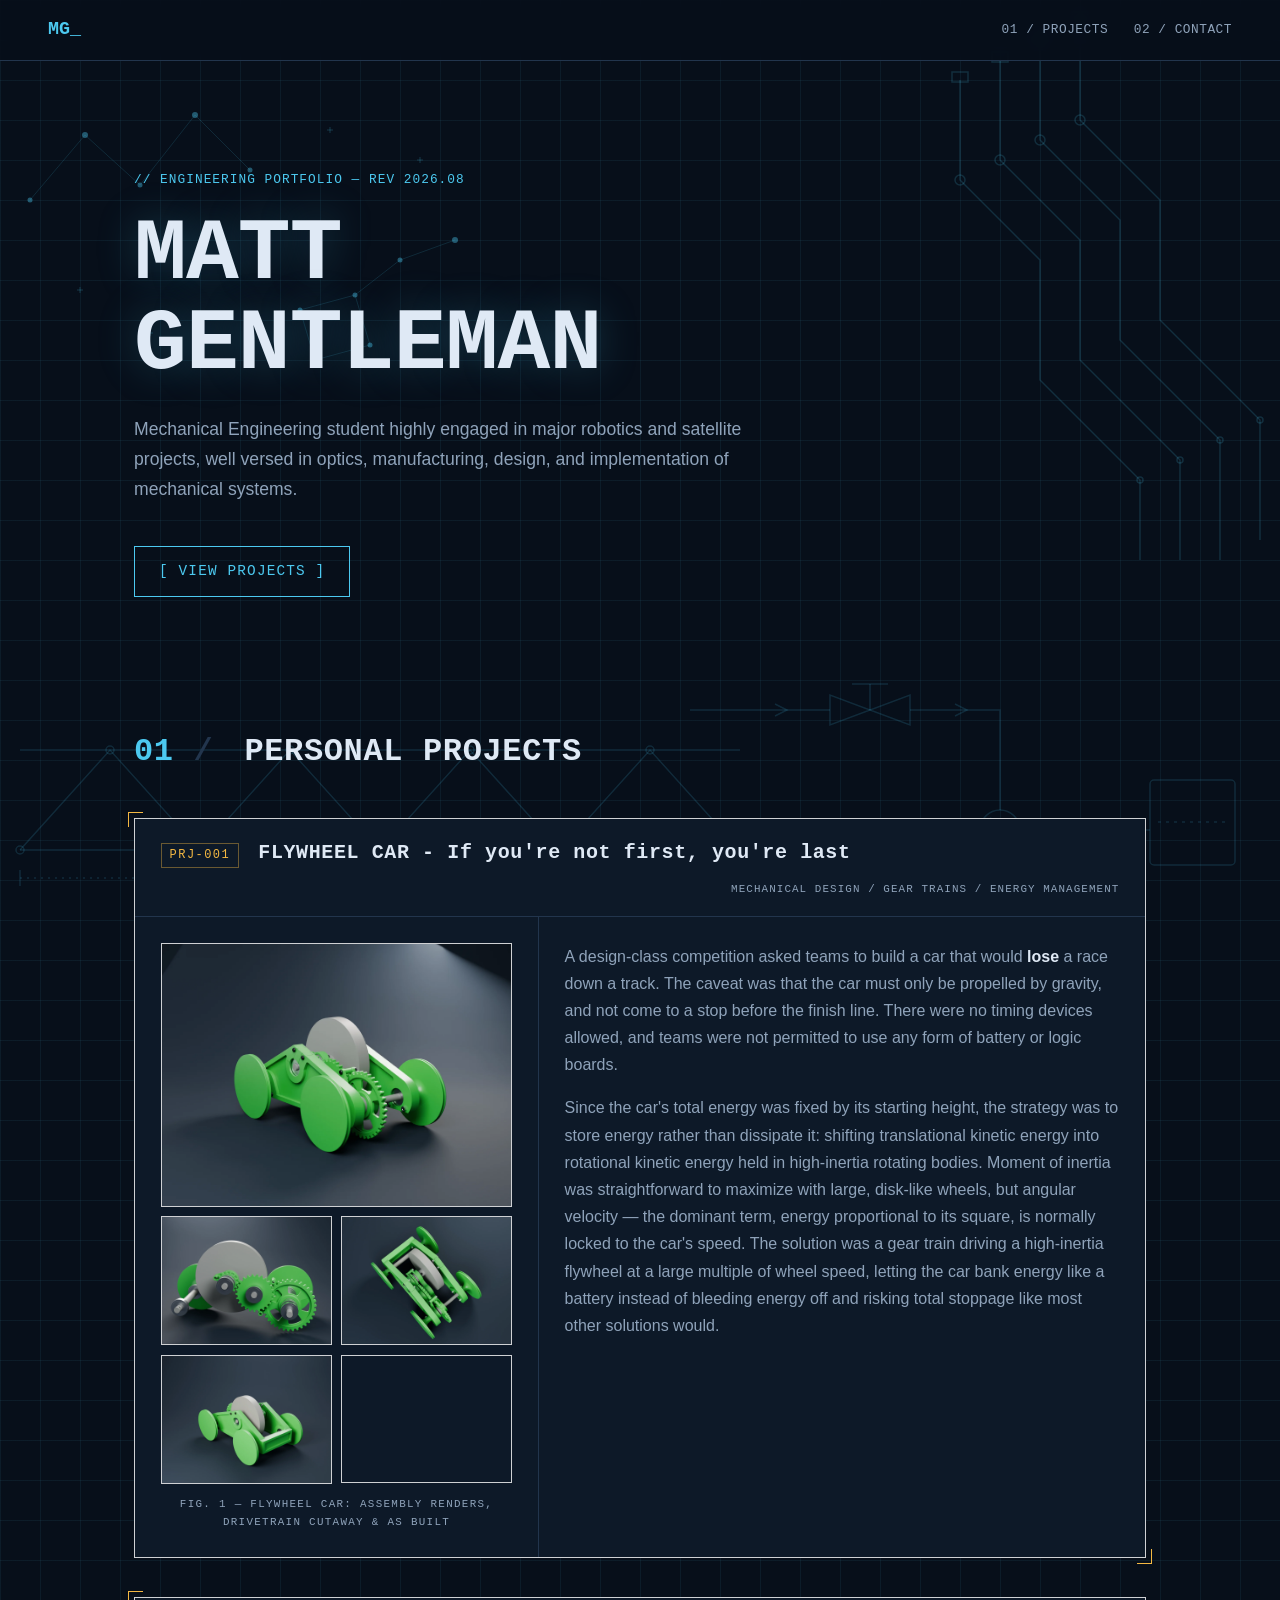
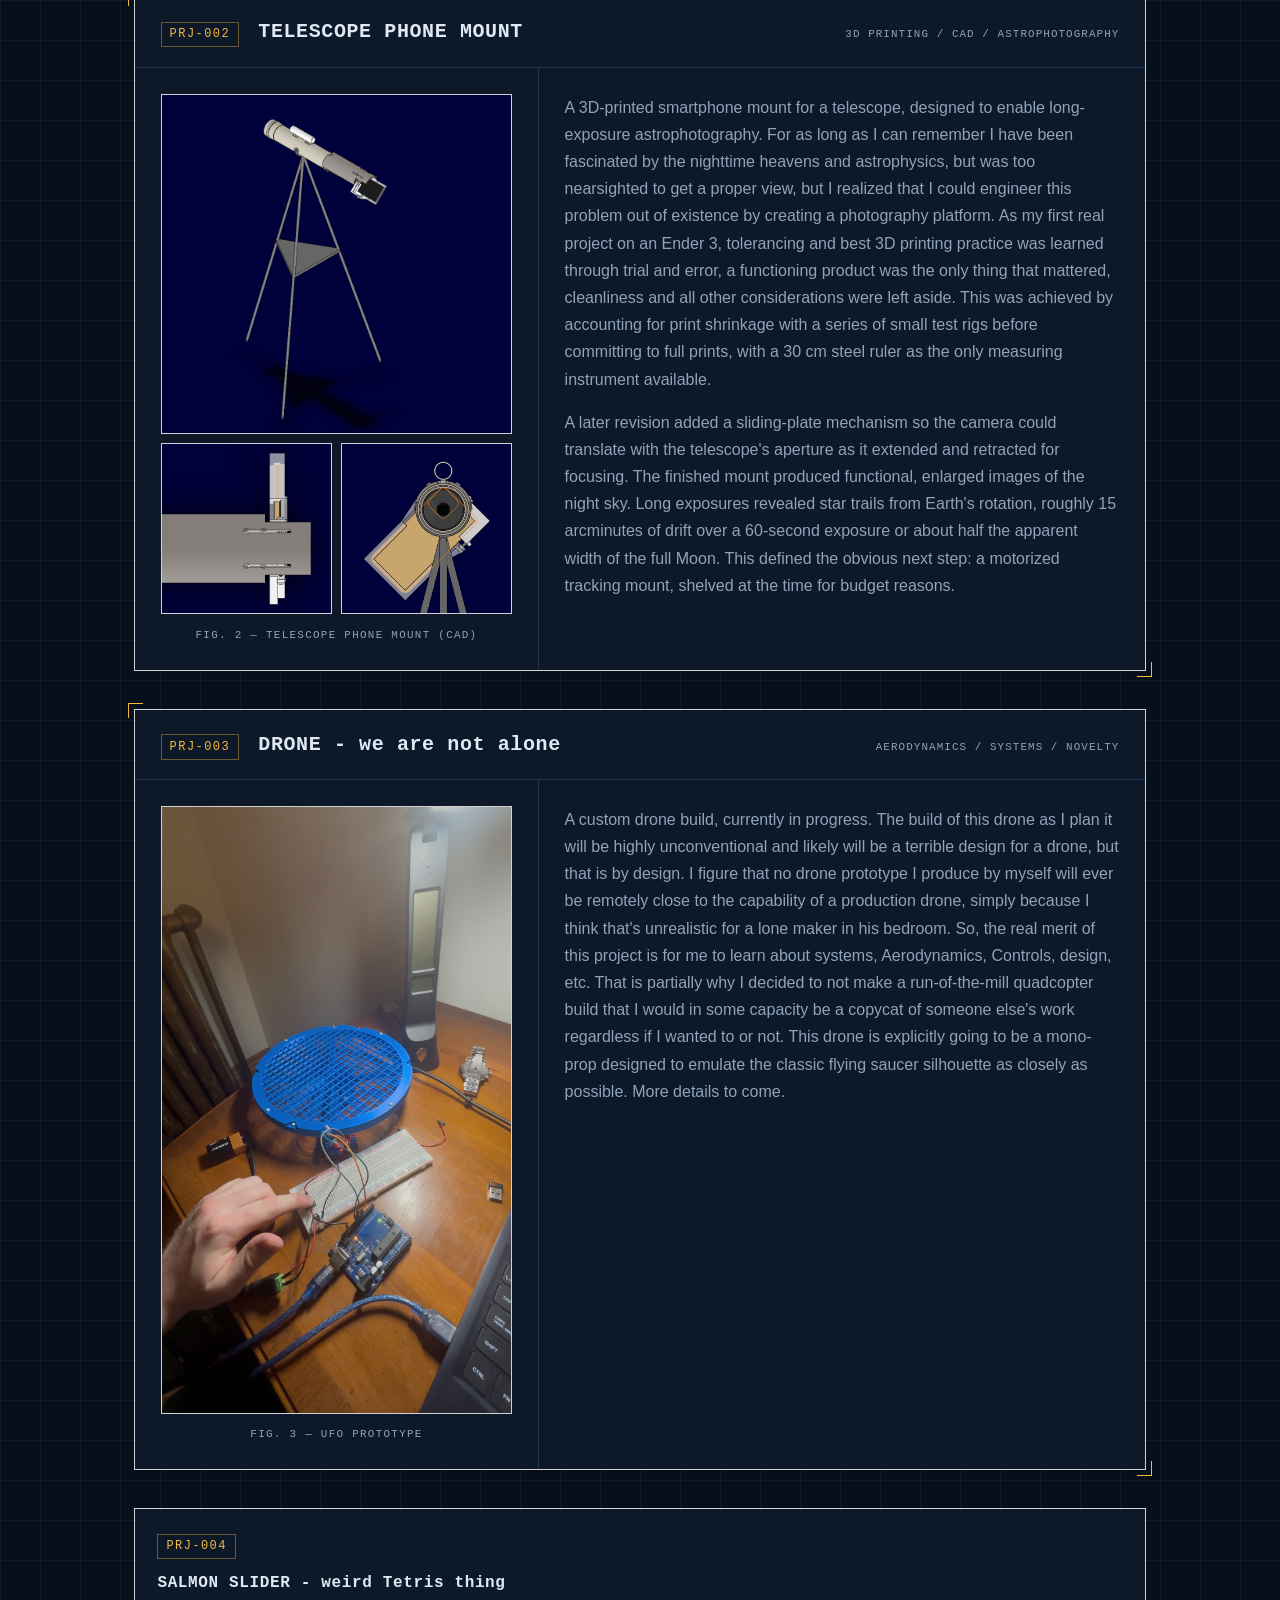
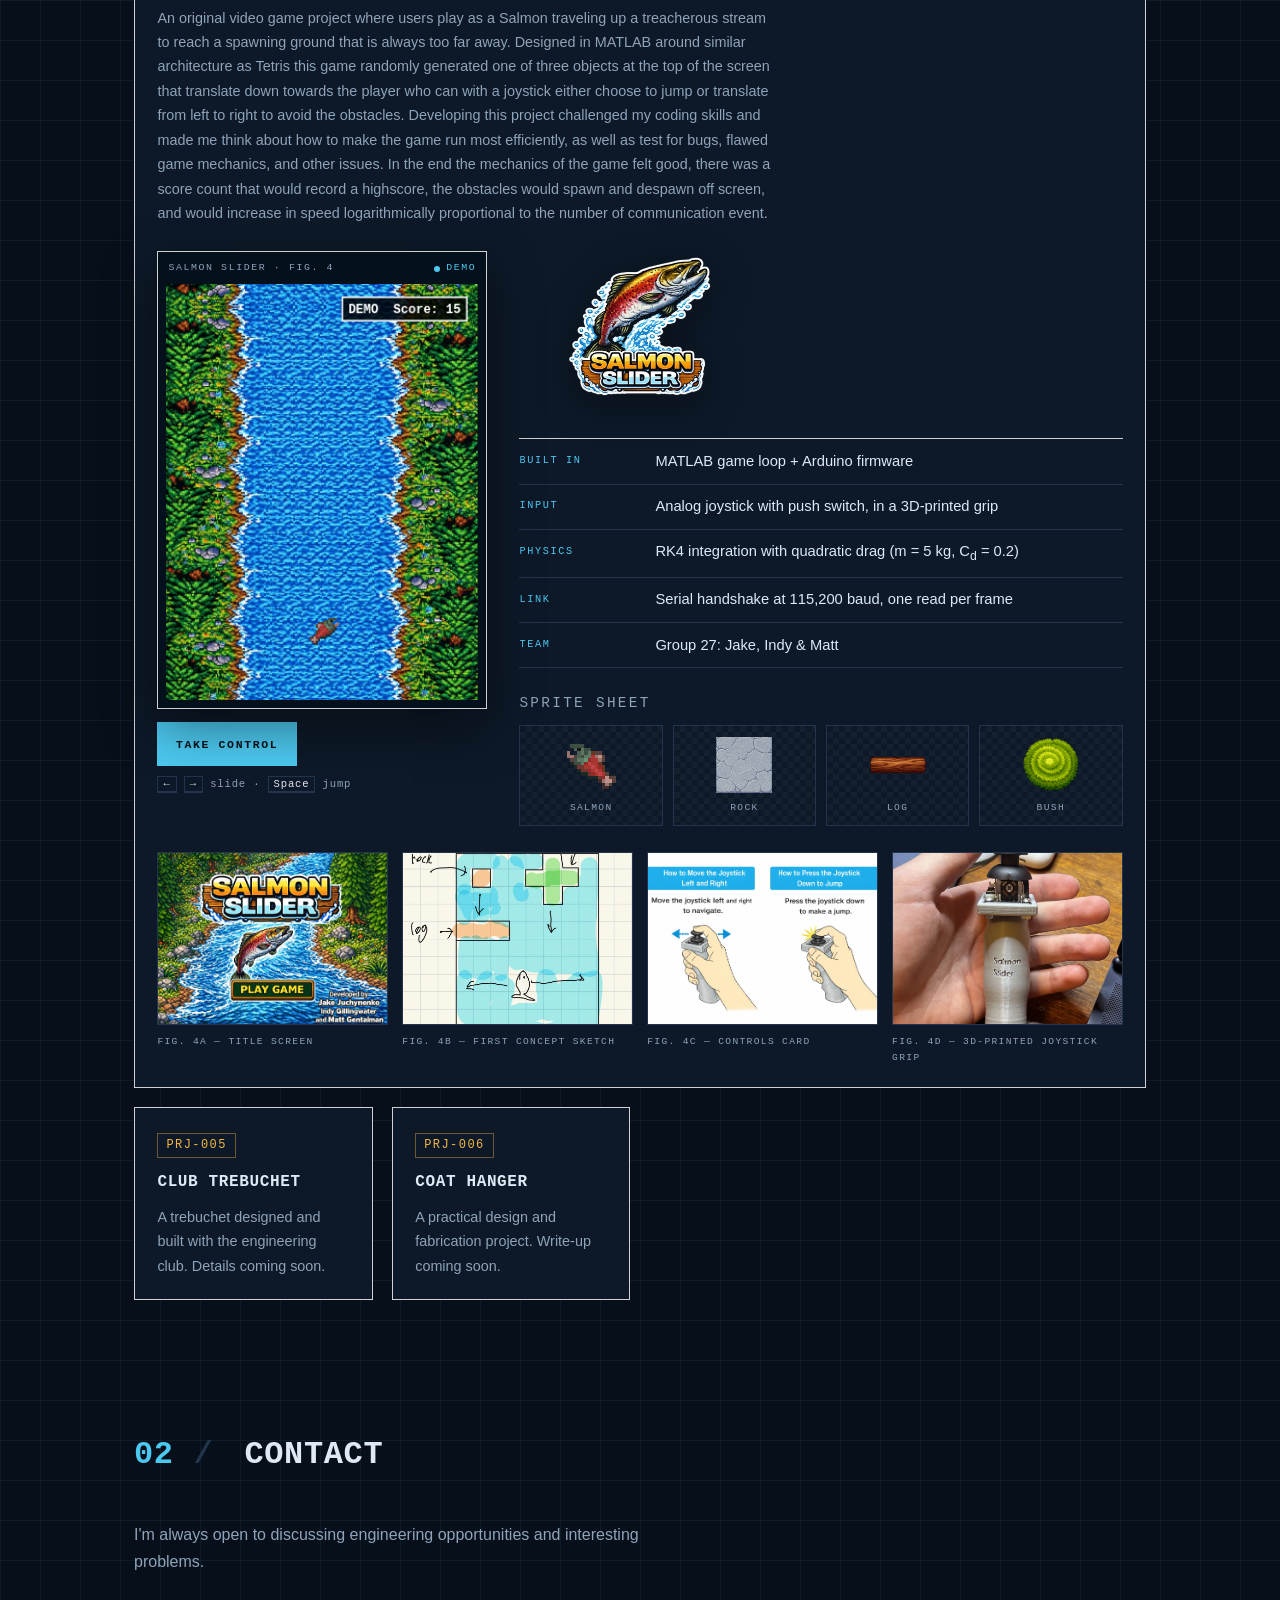
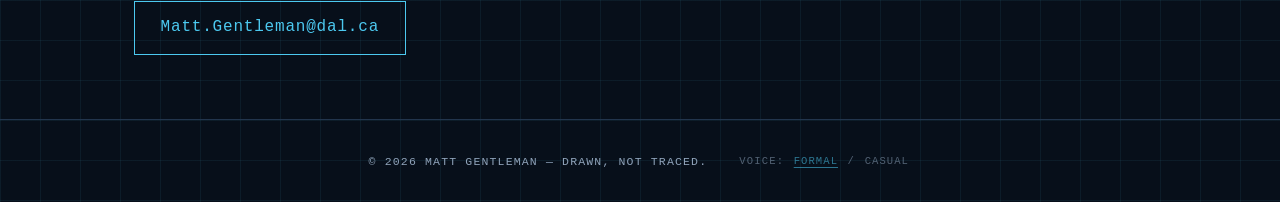
<file: index.html>
<!DOCTYPE html>
<html lang="en" data-tone="formal">
<head>
  <meta charset="UTF-8">
  <meta name="viewport" content="width=device-width, initial-scale=1.0">
  <title>Matt Gentleman — Engineering Portfolio</title>
  <meta name="description" content="Engineering portfolio of Matt Gentleman — design, 3D printing, and mechanical projects.">
  <link rel="stylesheet" href="style.css">
  <link rel="stylesheet" href="salmon-slider/ss.css">
</head>
<body>

  <header class="nav">
    <a class="nav-name" href="#top">MG<span class="cursor">_</span></a>
    <nav class="nav-links">
      <a href="#projects">01 / PROJECTS</a>
      <a href="#contact">02 / CONTACT</a>
    </nav>
  </header>

  <main id="top">

    <!-- ============ HERO ============ -->
    <section class="hero">
      <p class="hero-meta">// ENGINEERING PORTFOLIO — REV 2026.08</p>
      <h1>MATT<br>GENTLEMAN</h1>
      <p class="hero-sub formal">
        Mechanical Engineering student highly engaged in major robotics and satellite projects,
        well versed in optics, manufacturing, design, and implementation of mechanical systems.
      </p>
      <p class="hero-sub informal">
        Mechanical Engineering student fighting against Instagram reels to stay "locked-in" as the kids would say,
        my mom thinks I'm pretty smart, maybe you will too. I'm really good at Jeopardy, and opening glass bottles
        with random objects so long as they are rigid. Anyway, here's some cool stuff I've made.
      </p>

      <a class="hero-cta" href="#projects">[ VIEW PROJECTS ]</a>
    </section>

    <!-- ============ PROJECTS ============ -->
    <section id="projects" class="section">
      <h2 class="section-title"><span class="sec-num">01</span> Personal Projects</h2>

      <!-- ---- Flywheel Car ---- -->
      <article class="project reveal">
        <header class="project-head">
          <span class="drawing-no">PRJ-001</span>
          <h3>FLYWHEEL CAR - If you're not first, you're last</h3>
          <span class="project-tags">MECHANICAL DESIGN / GEAR TRAINS / ENERGY MANAGEMENT</span>
        </header>
        <div class="project-grid2">
          <figure class="project-media">
            <a href="images/flycar-hero.webp" target="_blank" rel="noopener"><img src="images/flycar-hero.webp" alt="Render of the flywheel car assembly: green 3D-printed chassis on four wheels with the grey flywheel between the rails" width="1600" height="1200" loading="lazy" decoding="async"></a>
            <div style="display:grid;grid-template-columns:1fr 1fr;gap:0.6rem;margin-top:0.6rem;">
              <a href="images/flycar-drivetrain.webp" target="_blank" rel="noopener"><img src="images/flycar-drivetrain.webp" alt="Drivetrain cutaway with the chassis hidden: 35-tooth drive gear on the front axle, compound 15/25-tooth middle gear, and the 15-tooth gear on the flywheel shaft" width="1600" height="1200" loading="lazy" decoding="async"></a>
              <a href="images/flycar-top.webp" target="_blank" rel="noopener"><img src="images/flycar-top.webp" alt="Overhead render showing the gear train packaged between the chassis rails beside the flywheel" width="1600" height="1200" loading="lazy" decoding="async"></a>
              <a href="images/flycar-rear.webp" target="_blank" rel="noopener"><img src="images/flycar-rear.webp" alt="Rear three-quarter render of the flywheel car" width="1600" height="1200" loading="lazy" decoding="async"></a>
              <a href="FLywheelCar1.jpeg" target="_blank" rel="noopener"><img src="FLywheelCar1.jpeg" alt="The printed flywheel car, as built" width="1600" height="2133" style="aspect-ratio:4/3;object-fit:cover;" loading="lazy" decoding="async"></a>
            </div>
            <figcaption>FIG. 1 — FLYWHEEL CAR: ASSEMBLY RENDERS, DRIVETRAIN CUTAWAY &amp; AS BUILT</figcaption>
          </figure>
          <div class="project-body">
            <div class="formal">
              <p>
                A design-class competition asked teams to build a car that would <em>lose</em>
                a race down a track. The caveat was that the car must only be propelled by gravity,
                and not come to a stop before the finish line. There were no timing devices allowed,
                and teams were not permitted to use any form of battery or logic boards.
              </p>
              <p>
                Since the car's total energy was fixed by its starting height, the strategy was to
                store energy rather than dissipate it: shifting translational kinetic energy into
                rotational kinetic energy held in high-inertia rotating bodies. Moment of inertia
                was straightforward to maximize with large, disk-like wheels, but angular velocity —
                the dominant term, energy proportional to its square, is normally locked to the car's
                speed. The solution was a gear train driving a high-inertia flywheel at a large multiple of
                wheel speed, letting the car bank energy like a battery instead of bleeding energy off and
                risking total stoppage like most other solutions would.
              </p>
            </div>
            <div class="informal">
              <p>
                Great competition premise: build a gravity-powered car that <em>loses</em> the race.
                Slowest car down the track wins — but it still has to cross the finish line. No
                timers, no microcontrollers, no cheating.
              </p>
              <p>
                My thinking: ignoring friction, and all other things you are <em>NOT</em> supposed to
                ignore, the energy budget is effectively locked the moment the car sits at the top of
                the ramp. So instead of burning energy off with friction, why not stash it somewhere?
                Enter the heavy spinning body, or as industry pros like me call it: a flywheel. Angular
                kinetic energy scales with the <em>square</em> of spin speed, so I MacGyvered up a big
                chunky puck-like thing to spin far faster than the wheels using a gear train I designed
                on TinkerCAD of all places. The car siphons its own speed into a spinning battery and
                crawls across the line in last and not so fast.
              </p>
            </div>
          </div>
        </div>
      </article>

      <!-- ---- Telescope Mount ---- -->
      <article class="project reveal">
        <header class="project-head">
          <span class="drawing-no">PRJ-002</span>
          <h3>TELESCOPE PHONE MOUNT</h3>
          <span class="project-tags">3D PRINTING / CAD / ASTROPHOTOGRAPHY</span>
        </header>
        <div class="project-grid2">
          <figure class="project-media">
            <img src="images/telescope-mount-assembly.png" alt="CAD render of the 3D-printed phone mount on the telescope and tripod" width="892" height="862" loading="lazy" decoding="async">
            <div style="display:grid;grid-template-columns:1fr 1fr;gap:0.6rem;margin-top:0.6rem;">
              <img src="images/telescope-mount-top.png" alt="Top view of the mount clamped around the eyepiece tube" width="600" height="600" loading="lazy" decoding="async">
              <img src="images/telescope-mount-front.png" alt="Front view down the tube showing the phone aligned to the eyepiece" width="600" height="600" loading="lazy" decoding="async">
            </div>
            <figcaption>FIG. 2 — TELESCOPE PHONE MOUNT (CAD)</figcaption>
          </figure>
          <div class="project-body">
            <div class="formal">
              <p>
                A 3D-printed smartphone mount for a telescope, designed to enable long-exposure
                astrophotography. For as long as I can remember I have been fascinated by the
                nighttime heavens and astrophysics, but was too nearsighted to get a proper view,
                but I realized that I could engineer this problem out of existence by creating a
                photography platform. As my first real project on an Ender 3, tolerancing and best
                3D printing practice was learned through trial and error, a functioning product
                was the only thing that mattered, cleanliness and all other considerations were
                left aside. This was achieved by accounting for print shrinkage with a series of
                small test rigs before committing to full prints, with a 30&nbsp;cm steel ruler
                as the only measuring instrument available.
              </p>
              <p>
                A later revision added a sliding-plate mechanism so the camera could translate with
                the telescope's aperture as it extended and retracted for focusing. The finished
                mount produced functional, enlarged images of the night sky. Long exposures revealed
                star trails from Earth's rotation, roughly 15 arcminutes of drift over a 60-second
                exposure or about half the apparent width of the full Moon. This defined the obvious
                next step: a motorized tracking mount, shelved at the time for budget reasons.
              </p>
            </div>
            <div class="informal">
              <p>
                I'm a complete astronomy and astrophysics nerd, but have this cruel dilemma where I
                cannot see stars very well. Until one day my uncle's telescope landed in my hands I
                immediately wanted to do nothing else but look up, and photograph everything so I
                could share this experience with others. First thing I ever made on my Ender 3, so
                every lesson arrived the fun way: shrinkage, tolerances, and the hard limits of
                measuring things with a 30&nbsp;cm ruler. Many tiny test prints died so the final
                part could live, like mechanical Darwinism.
              </p>
              <p>
                By the time I designed the phone cradle I'd leveled up enough that it fit perfectly
                on the first try (it helps that phone dimensions are public information). I was so excited
                to make the first version of the mount that I forgot the entire looking-piece moves as
                the aperture is adjusted for focusing and so version one had to go the way of the Dinosaur.
                Version two used a little sliding plate that could be tightened to its track by the four
                bolts that held it on there, a simple mechanism, but hey, whatever works, and it did.
                The exposures were beautiful, except every star had a tail: Earth's rotation drags them
                about 15 arcminutes across a 60-second exposure, half a full Moon's width. The fix
                is a motorized tracking mount, which was completely outside the budget of a little guy
                who'd just blown all his pocket change on a 3D printer.
              </p>
            </div>
          </div>
        </div>
      </article>

      <!-- ---- Drone ---- -->
      <article class="project reveal">
        <header class="project-head">
          <span class="drawing-no">PRJ-003</span>
          <h3>DRONE - we are not alone</h3>
          <span class="project-tags">AERODYNAMICS / SYSTEMS / NOVELTY</span>
        </header>
        <div class="project-grid2">
          <figure class="project-media">
            <img src="UFO.jpg" alt="3D printed fan on desk">
            <figcaption>FIG. 3 — UFO PROTOTYPE</figcaption>
          </figure>
          <div class="project-body">
            <div class="formal">
              <p>
                A custom drone build, currently in progress. The build of this drone as I
            plan it will be highly unconventional and likely will be a terrible design for a drone,
            but that is by design. I figure that no drone prototype I produce by myself will ever be
            remotely close to the capability of a production drone, simply because I think that's
            unrealistic for a lone maker in his bedroom. So, the real merit of this project is for me
            to learn about systems, Aerodynamics, Controls, design, etc. That is partially why I decided
            to not make a run-of-the-mill quadcopter build that I would in some capacity be a copycat
            of someone else's work regardless if I wanted to or not. This drone is explicitly going to be
            a mono-prop designed to emulate the classic flying saucer silhouette as closely as possible. More details
            to come.
              </p>
            </div>
            <div class="informal">
              <p>
                Currently a figment of my imagination. This guy is explicitly designed to look
            funny for the stated purpose of being different, so I can't watch a 3 hour long step-by-step
            YouTube video on how to build a boring quadcopter. This guy is literally titled as "UFO" in my
            folders so you should not be surprised when I say that it'll be in the classic Roswell New Mexico
            flying saucer likeness. I'm probably going to have a PID that controls some counterweights to tilt
            it so it can like steer and stuff.
              </p>
            </div>
          </div>
        </div>
      </article>

      <!-- ---- Placeholder projects. PLACEHOLDER COPY — replace with real write-ups. ---- -->
      <div class="mini-grid">

        <article class="mini-project reveal ss-feature">
          <span class="drawing-no">PRJ-004</span>
          <h3>SALMON SLIDER - weird Tetris thing</h3>
          <p class="formal">An original video game project where users play as a Salmon traveling up a treacherous stream
            to reach a spawning ground that is always too far away. Designed in MATLAB around similar architecture as Tetris
            this game randomly generated one of three objects at the top of the screen that translate down towards the player
            who can with a joystick either choose to jump or translate from left to right to avoid the obstacles. Developing
            this project challenged my coding skills and made me think about how to make the game run most efficiently, as
            well as test for bugs, flawed game mechanics, and other issues. In the end the mechanics of the game felt good,
            there was a score count that would record a highscore, the obstacles would spawn and despawn off screen, and
            would increase in speed logarithmically proportional to the number of communication event.</p>
          <p class="informal">Yes, it's a video game about a sliding salmon. No, I will not be elaborating until the write-up is done.</p>
          <div class="ss-showcase" data-ss-assets="salmon-slider/img/">
            <div class="ss-stage">
              <div class="ss-cabinet" data-label="SALMON SLIDER · FIG. 4">
                <span class="ss-live" aria-hidden="true">DEMO</span>
                <canvas class="ss-canvas" width="300" height="400" tabindex="0" role="img"
                  aria-label="Animated demo of Salmon Slider: a salmon slides and jumps past rocks, logs and bushes floating down a river. Select it to play with the arrow keys and space bar."></canvas>
              </div>
              <div class="ss-controls">
                <button type="button" class="ss-btn" data-ss-toggle aria-pressed="false">Take control</button>
                <span class="ss-hint"><kbd>&larr;</kbd> <kbd>&rarr;</kbd> slide &middot; <kbd>Space</kbd> jump</span>
              </div>
              <div class="ss-pad" role="group" aria-label="On-screen joystick">
                <button type="button" data-ss-pad="left" aria-label="Slide left">&#9664;</button>
                <button type="button" data-ss-pad="jump">JUMP</button>
                <button type="button" data-ss-pad="right" aria-label="Slide right">&#9654;</button>
              </div>
            </div>
            <div class="ss-side">
              <img class="ss-logo" src="salmon-slider/img/logo.webp" alt="Salmon Slider logo" width="480" height="329" loading="lazy" decoding="async">
              <dl class="ss-specs">
                <div><dt>BUILT IN</dt><dd>MATLAB game loop + Arduino firmware</dd></div>
                <div><dt>INPUT</dt><dd>Analog joystick with push switch, in a 3D-printed grip</dd></div>
                <div><dt>PHYSICS</dt><dd>RK4 integration with quadratic drag (m = 5&nbsp;kg, C<sub>d</sub> = 0.2)</dd></div>
                <div><dt>LINK</dt><dd>Serial handshake at 115,200 baud, one read per frame</dd></div>
                <div><dt>TEAM</dt><dd>Group 27: Jake, Indy &amp; Matt</dd></div>
              </dl>
              <div>
                <p class="ss-kicker">SPRITE SHEET</p>
                <ul class="ss-sprites">
                  <li><img class="ss-pixel" src="salmon-slider/img/salmon.png" alt="" width="160" height="160" loading="lazy"><span>Salmon</span></li>
                  <li><img src="salmon-slider/img/rock.jpg" alt="" width="192" height="192" loading="lazy"><span>Rock</span></li>
                  <li><img src="salmon-slider/img/log.png" alt="" width="384" height="108" loading="lazy"><span>Log</span></li>
                  <li><img src="salmon-slider/img/bush.png" alt="" width="256" height="241" loading="lazy"><span>Bush</span></li>
                </ul>
              </div>
            </div>
            <ul class="ss-gallery">
              <li><figure><a href="salmon-slider/img/title-screen.webp" target="_blank" rel="noopener"><img src="salmon-slider/img/title-screen.webp" alt="Salmon Slider title screen: a pixel-art salmon leaping up a forest river under the game logo" width="1200" height="800" loading="lazy" decoding="async"></a><figcaption>FIG. 4A — Title screen</figcaption></figure></li>
              <li><figure><a href="salmon-slider/img/concept-sketch.webp" target="_blank" rel="noopener"><img src="salmon-slider/img/concept-sketch.webp" alt="Hand-drawn concept sketch of the game screen showing a rock, log and tree falling toward the fish" width="900" height="873" loading="lazy" decoding="async"></a><figcaption>FIG. 4B — First concept sketch</figcaption></figure></li>
              <li><figure><a href="salmon-slider/img/controls.webp" target="_blank" rel="noopener"><img src="salmon-slider/img/controls.webp" alt="Instruction card: move the joystick left and right to navigate, press it down to jump" width="1200" height="800" loading="lazy" decoding="async"></a><figcaption>FIG. 4C — Controls card</figcaption></figure></li>
              <li class="ss-tall"><figure><a href="salmon-slider/img/controller.webp" target="_blank" rel="noopener"><img src="salmon-slider/img/controller.webp" alt="The 3D-printed joystick grip embossed with Salmon Slider, held in a hand" width="900" height="1200" loading="lazy" decoding="async"></a><figcaption>FIG. 4D — 3D-printed joystick grip</figcaption></figure></li>
            </ul>
          </div>
        </article>

        <article class="mini-project reveal">
          <span class="drawing-no">PRJ-005</span>
          <h3>CLUB TREBUCHET</h3>
          <p class="formal">A trebuchet designed and built with the engineering club. Details coming soon.</p>
          <p class="informal">The engineering club built a trebuchet. Objects were launched. Lessons were learned. Details soon.</p>
        </article>

        <article class="mini-project reveal">
          <span class="drawing-no">PRJ-006</span>
          <h3>COAT HANGER</h3>
          <p class="formal">A practical design and fabrication project. Write-up coming soon.</p>
          <p class="informal">Sometimes engineering is just needing somewhere to hang your coat. More soon.</p>
        </article>

      </div>
    </section>

    <!-- ============ CONTACT ============ -->
    <section id="contact" class="section contact">
      <h2 class="section-title"><span class="sec-num">02</span> Contact</h2>
      <p class="formal">I'm always open to discussing engineering opportunities and interesting problems.</p>
      <p class="informal">If any of this made you smile (or raise an eyebrow), let's talk.</p>
      <a class="contact-btn" href="mailto:Matt.Gentleman@dal.ca">Matt.Gentleman@dal.ca</a>
      <!-- Add LinkedIn / GitHub links here -->
    </section>

  </main>

  <footer class="footer">
    <p>© 2026 MATT GENTLEMAN — DRAWN, NOT TRACED.</p>
    <div class="tone-toggle" role="group" aria-label="Tone of voice">
      <span class="tone-label">VOICE:</span>
      <button type="button" class="tone-btn" data-set-tone="formal" aria-pressed="true">FORMAL</button>
      <span class="tone-sep">/</span>
      <button type="button" class="tone-btn" data-set-tone="informal" aria-pressed="false">CASUAL</button>
    </div>
  </footer>

  <script src="script.js"></script>
  <script src="salmon-slider/ss.js" defer></script>
</body>
</html>
</file>
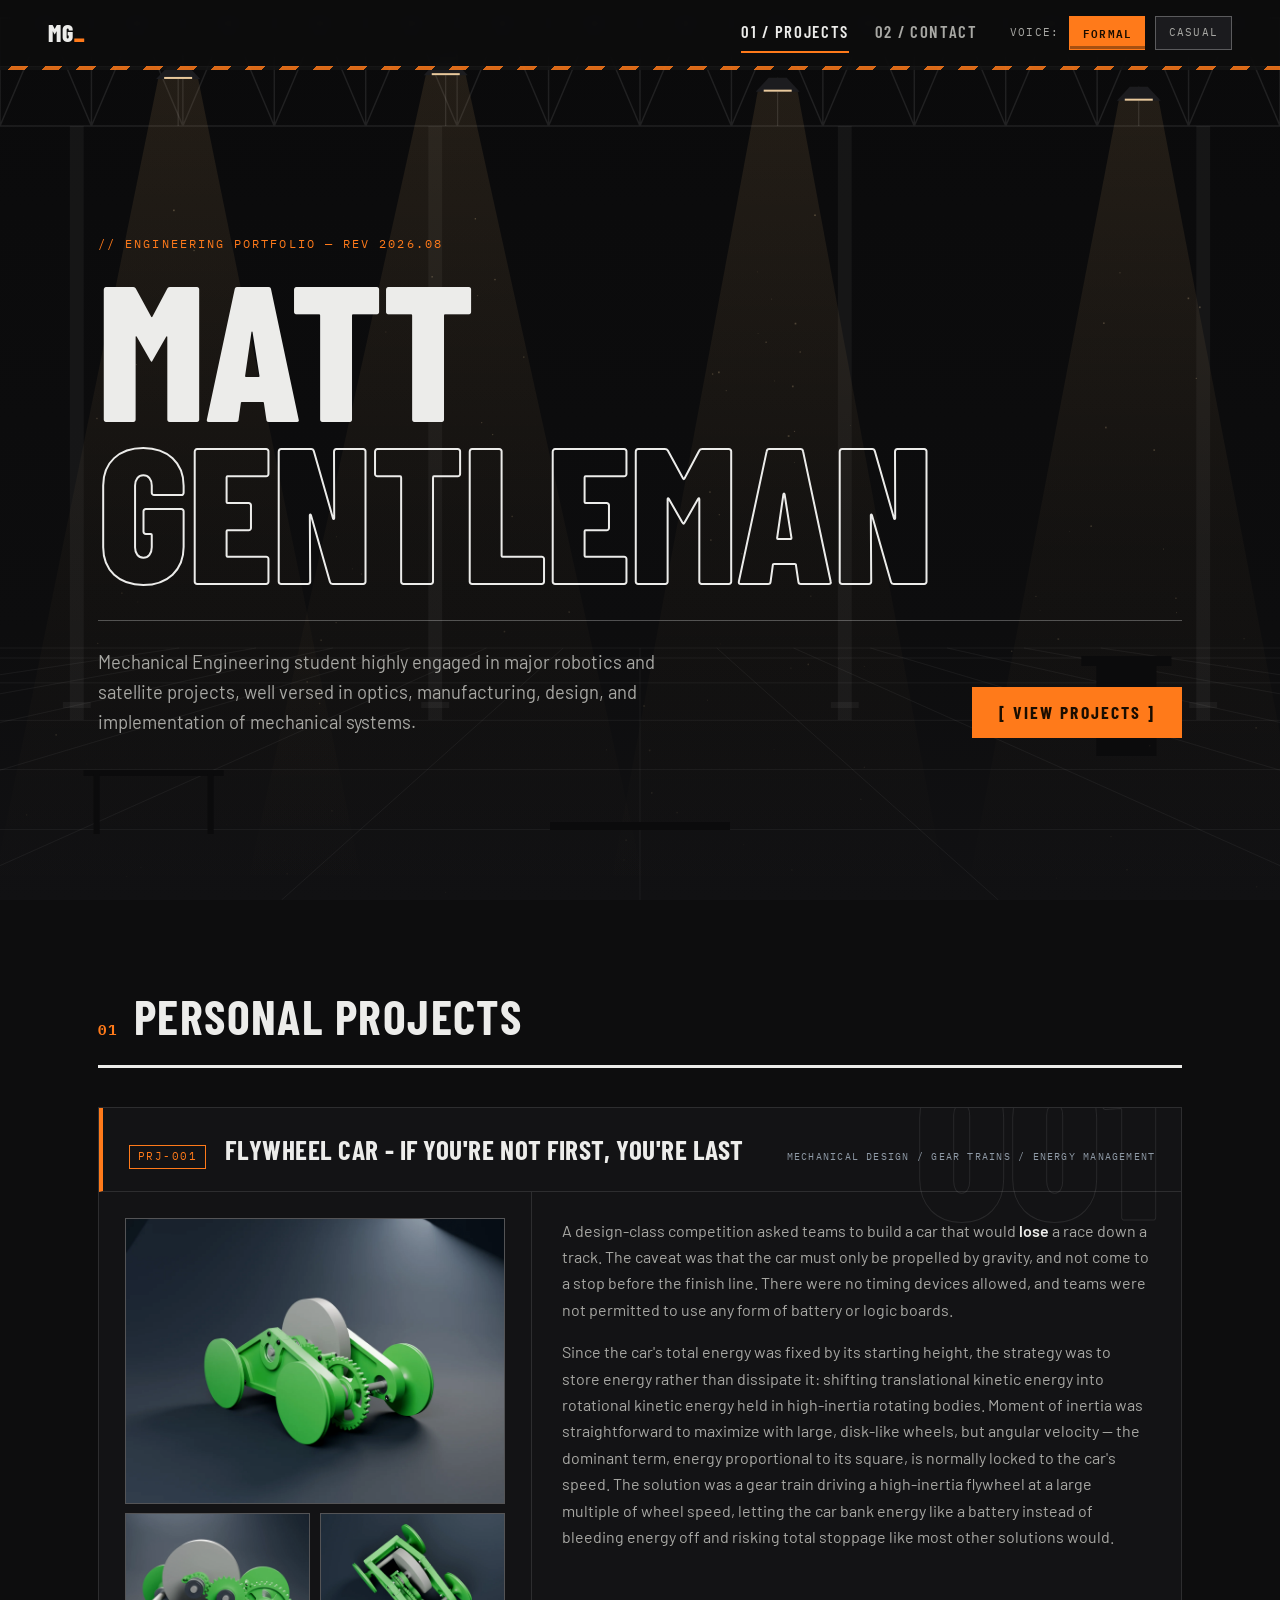
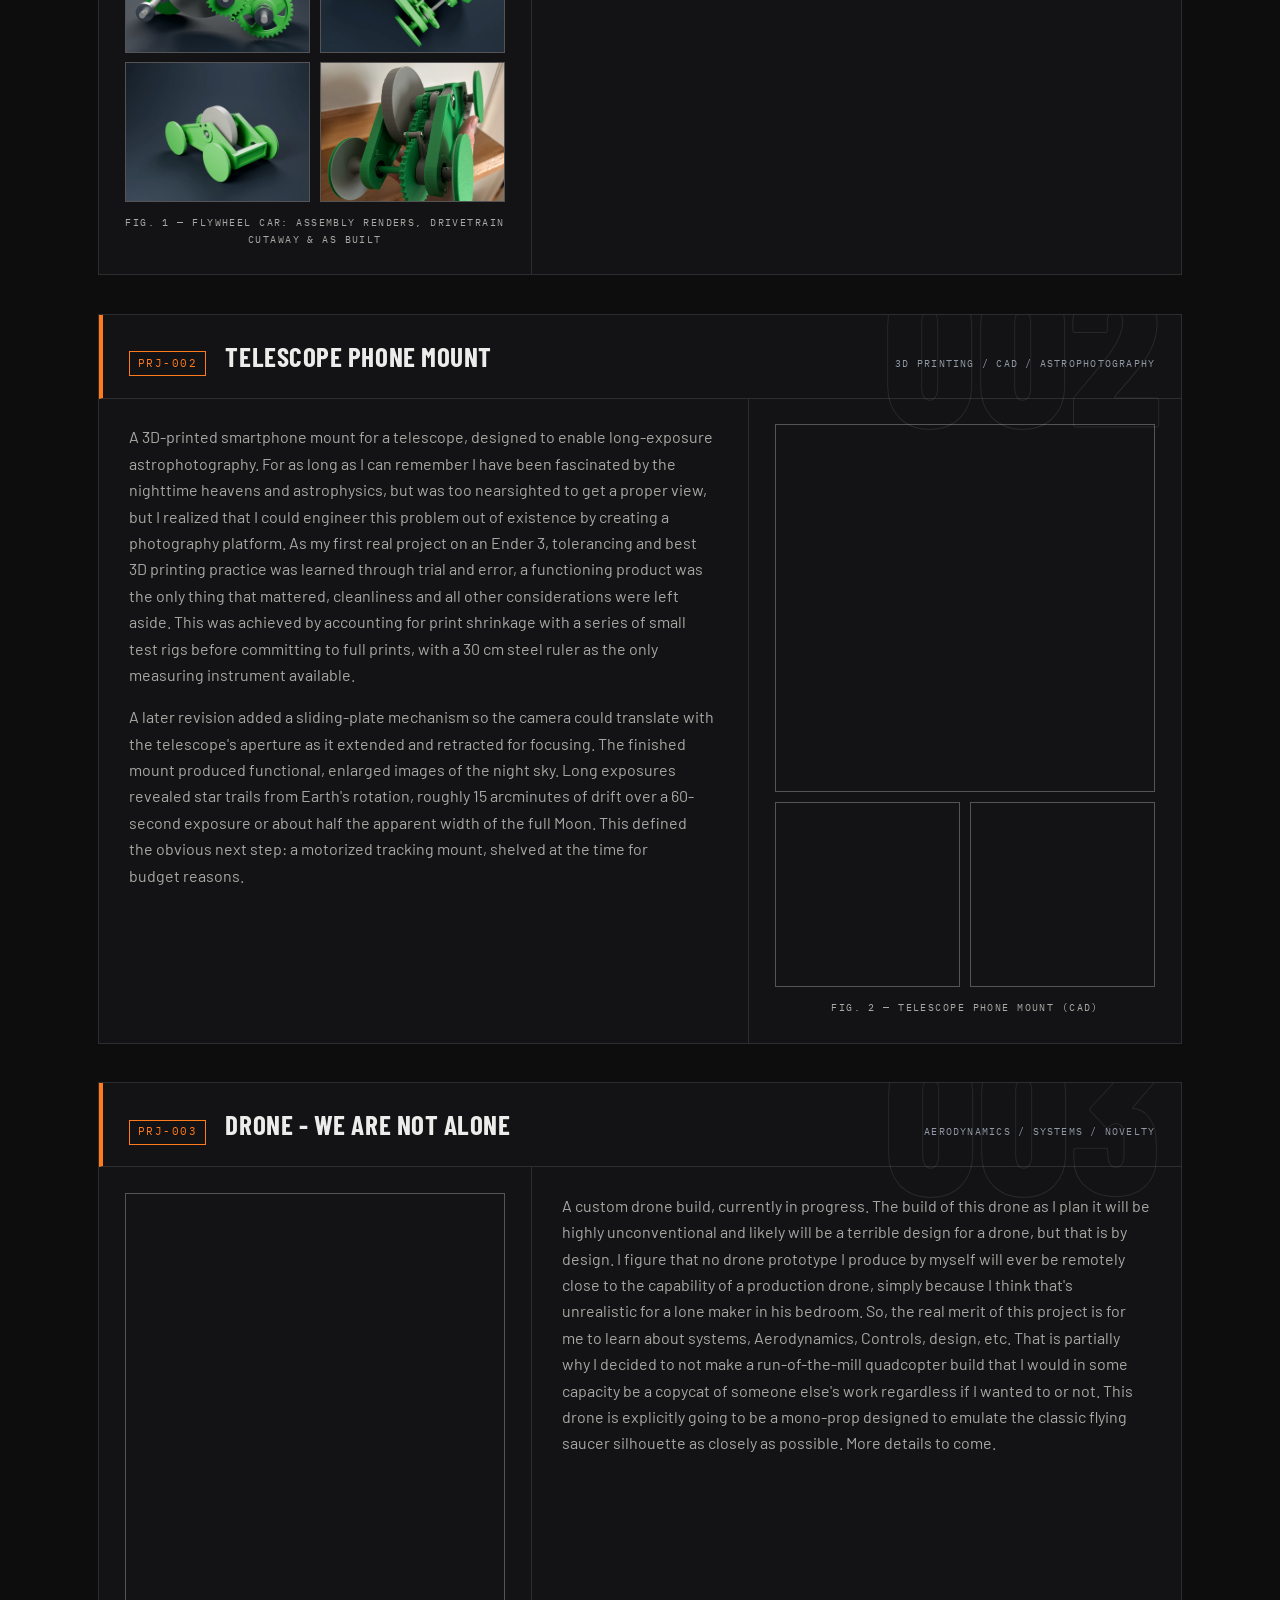
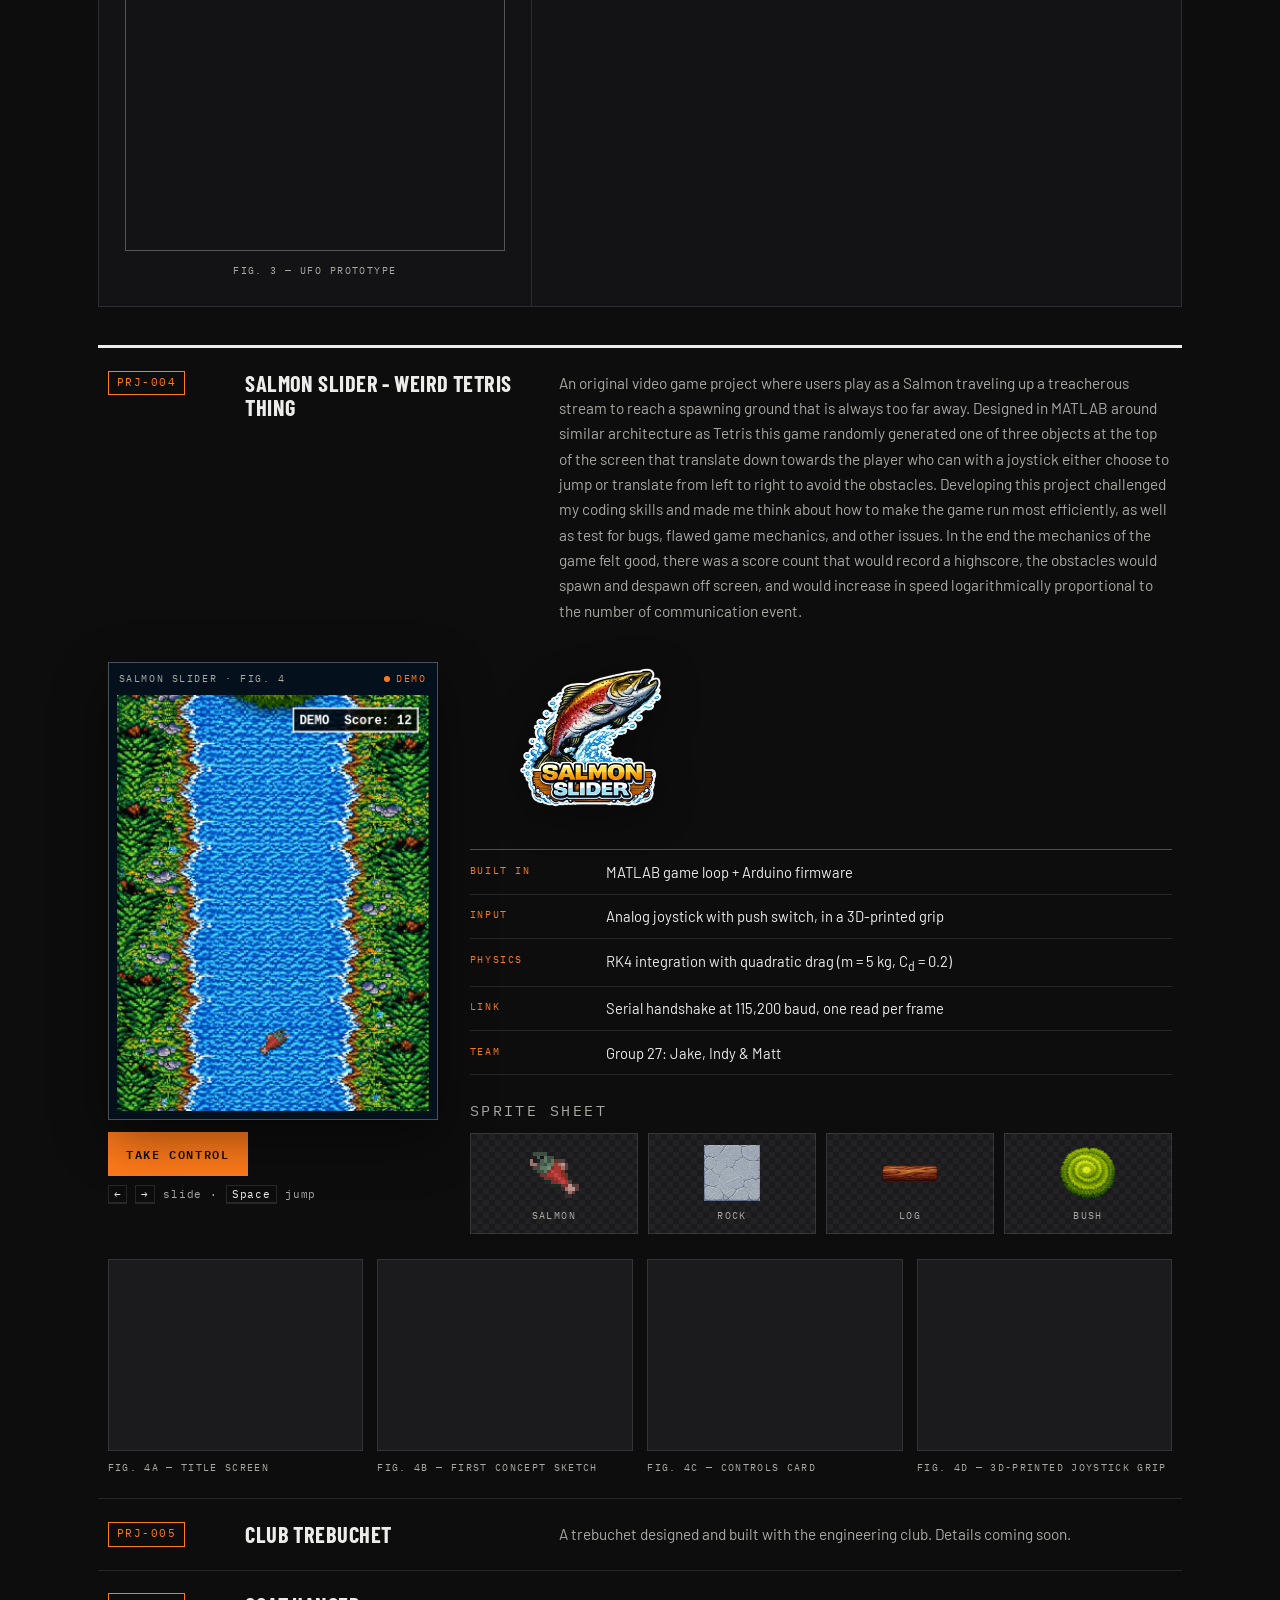
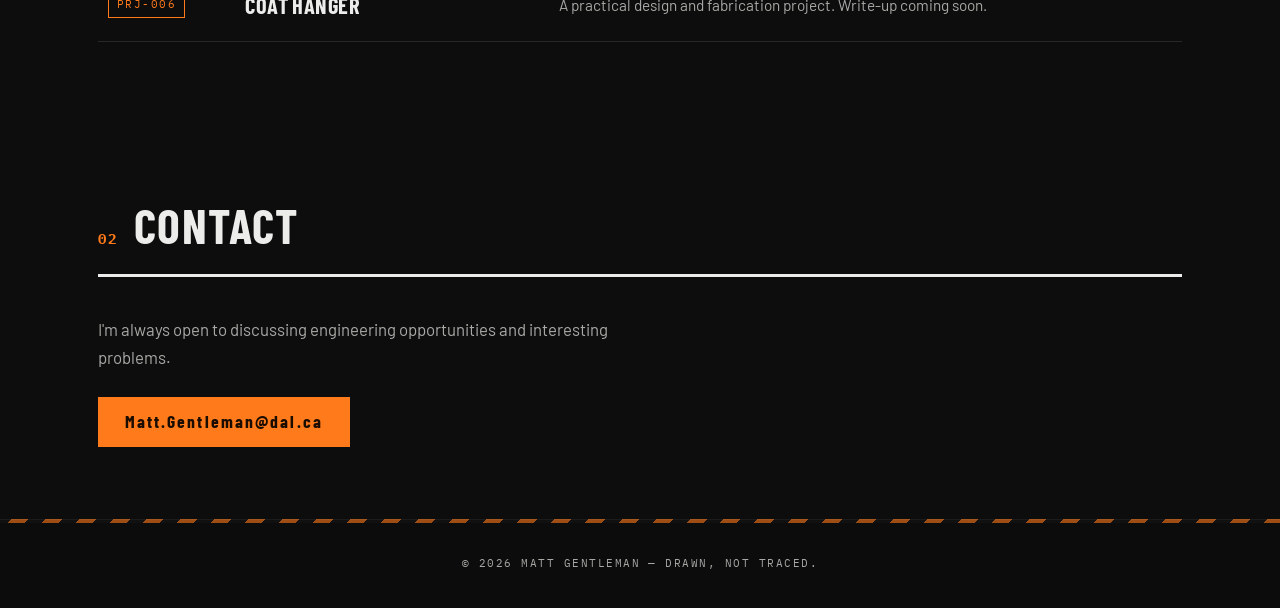
<file: Foundry/index.html>
<!DOCTYPE html>
<html lang="en" data-tone="formal">
<head>
  <meta charset="UTF-8">
  <meta name="viewport" content="width=device-width, initial-scale=1.0">
  <title>Matt Gentleman — Engineering Portfolio</title>
  <meta name="description" content="Engineering portfolio of Matt Gentleman — design, 3D printing, and mechanical projects.">
  <meta name="color-scheme" content="dark">
  <link rel="icon" href="data:image/svg+xml,%3Csvg xmlns='http://www.w3.org/2000/svg' viewBox='0 0 32 32'%3E%3Crect width='32' height='32' fill='%230b0f17'/%3E%3Ctext x='16' y='22' text-anchor='middle' font-family='monospace' font-size='16' font-weight='700' fill='%23e8eef8'%3EMG%3C/text%3E%3C/svg%3E">
  <link rel="preconnect" href="https://fonts.googleapis.com">
  <link rel="preconnect" href="https://fonts.gstatic.com" crossorigin>
  <link rel="stylesheet" href="https://fonts.googleapis.com/css2?family=Barlow+Condensed:wght@600;700;800&family=Barlow:wght@400;500;600&family=IBM+Plex+Mono:wght@400;500&display=swap">
  <link rel="stylesheet" href="style.css">
  <link rel="stylesheet" href="../salmon-slider/ss.css">
</head>
<body>
  <canvas id="bg" class="bg" aria-hidden="true"></canvas>

  <header class="nav">
    <a class="nav-name" href="#top">MG<span class="cursor">_</span></a>
    <nav class="nav-links" aria-label="Site">
      <a href="#projects">01 / PROJECTS</a>
      <a href="#contact">02 / CONTACT</a>
    </nav>
    <div class="tone-switch" role="group" aria-label="Tone of voice">
        <span class="tone-label">VOICE:</span>
        <button type="button" class="tone-btn" data-set-tone="formal" aria-pressed="true">FORMAL</button>
        <span class="tone-sep">/</span>
        <button type="button" class="tone-btn" data-set-tone="informal" aria-pressed="false">CASUAL</button>
      </div>
  </header>

  <main id="top">

    <!-- ============ HERO ============ -->
    <section class="hero">
      <p class="hero-meta">// ENGINEERING PORTFOLIO — REV 2026.08</p>
      <h1><span>MATT</span><span>GENTLEMAN</span></h1>
      <div class="hero-row">
        <div class="hero-text">
          <p class="hero-sub formal">
        Mechanical Engineering student highly engaged in major robotics and satellite projects,
        well versed in optics, manufacturing, design, and implementation of mechanical systems.
      </p>
      <p class="hero-sub informal">
        Mechanical Engineering student fighting against Instagram reels to stay "locked-in" as the kids would say,
        my mom thinks I'm pretty smart, maybe you will too. I'm really good at Jeopardy, and opening glass bottles
        with random objects so long as they are rigid. Anyway, here's some cool stuff I've made.
      </p>
        </div>
        <a class="hero-cta" href="#projects">[ VIEW PROJECTS ]</a>
      </div>
    </section>

    <!-- ============ PROJECTS ============ -->
    <section id="projects" class="section">
      <h2 class="section-title"><span class="sec-num">01</span> Personal Projects</h2>

      <article id="prj-001" class="order reveal">
        <div class="order-num" aria-hidden="true">001</div>
        <header class="order-head">
          <span class="drawing-no">PRJ-001</span>
          <h3>FLYWHEEL CAR - If you're not first, you're last</h3>
          <span class="project-tags">MECHANICAL DESIGN / GEAR TRAINS / ENERGY MANAGEMENT</span>
        </header>
        <div class="order-grid">
          <figure class="order-media">
            <a href="../images/flycar-hero.webp" target="_blank" rel="noopener"><img src="../images/flycar-hero.webp" alt="Render of the flywheel car assembly: green 3D-printed chassis on four wheels with the grey flywheel between the rails" width="1600" height="1200" loading="lazy" decoding="async"></a>
            <div style="display:grid;grid-template-columns:1fr 1fr;gap:0.6rem;margin-top:0.6rem;">
              <a href="../images/flycar-drivetrain.webp" target="_blank" rel="noopener"><img src="../images/flycar-drivetrain.webp" alt="Drivetrain cutaway with the chassis hidden: 35-tooth drive gear on the front axle, compound 15/25-tooth middle gear, and the 15-tooth gear on the flywheel shaft" width="1600" height="1200" loading="lazy" decoding="async"></a>
              <a href="../images/flycar-top.webp" target="_blank" rel="noopener"><img src="../images/flycar-top.webp" alt="Overhead render showing the gear train packaged between the chassis rails beside the flywheel" width="1600" height="1200" loading="lazy" decoding="async"></a>
              <a href="../images/flycar-rear.webp" target="_blank" rel="noopener"><img src="../images/flycar-rear.webp" alt="Rear three-quarter render of the flywheel car" width="1600" height="1200" loading="lazy" decoding="async"></a>
              <a href="../FLywheelCar1.jpeg" target="_blank" rel="noopener"><img src="../FLywheelCar1.jpeg" alt="The printed flywheel car, as built" width="1600" height="2133" style="aspect-ratio:4/3;object-fit:cover;" loading="lazy" decoding="async"></a>
            </div>
            <figcaption>FIG. 1 — FLYWHEEL CAR: ASSEMBLY RENDERS, DRIVETRAIN CUTAWAY &amp; AS BUILT</figcaption>
          </figure>
          <div class="order-body">
            <div class="formal">
              <p>
                A design-class competition asked teams to build a car that would <em>lose</em>
                a race down a track. The caveat was that the car must only be propelled by gravity,
                and not come to a stop before the finish line. There were no timing devices allowed,
                and teams were not permitted to use any form of battery or logic boards.
              </p>
              <p>
                Since the car's total energy was fixed by its starting height, the strategy was to
                store energy rather than dissipate it: shifting translational kinetic energy into
                rotational kinetic energy held in high-inertia rotating bodies. Moment of inertia
                was straightforward to maximize with large, disk-like wheels, but angular velocity —
                the dominant term, energy proportional to its square, is normally locked to the car's
                speed. The solution was a gear train driving a high-inertia flywheel at a large multiple of
                wheel speed, letting the car bank energy like a battery instead of bleeding energy off and
                risking total stoppage like most other solutions would.
              </p>
            </div>
            <div class="informal">
              <p>
                Great competition premise: build a gravity-powered car that <em>loses</em> the race.
                Slowest car down the track wins — but it still has to cross the finish line. No
                timers, no microcontrollers, no cheating.
              </p>
              <p>
                My thinking: ignoring friction, and all other things you are <em>NOT</em> supposed to
                ignore, the energy budget is effectively locked the moment the car sits at the top of
                the ramp. So instead of burning energy off with friction, why not stash it somewhere?
                Enter the heavy spinning body, or as industry pros like me call it: a flywheel. Angular
                kinetic energy scales with the <em>square</em> of spin speed, so I MacGyvered up a big
                chunky puck-like thing to spin far faster than the wheels using a gear train I designed
                on TinkerCAD of all places. The car siphons its own speed into a spinning battery and
                crawls across the line in last and not so fast.
              </p>
            </div>
          </div>
        </div>
      </article>

      <article id="prj-002" class="order reveal flip">
        <div class="order-num" aria-hidden="true">002</div>
        <header class="order-head">
          <span class="drawing-no">PRJ-002</span>
          <h3>TELESCOPE PHONE MOUNT</h3>
          <span class="project-tags">3D PRINTING / CAD / ASTROPHOTOGRAPHY</span>
        </header>
        <div class="order-grid">
          <figure class="order-media">
            <img src="../images/telescope-mount-assembly.png" alt="CAD render of the 3D-printed phone mount on the telescope and tripod" width="892" height="862" loading="lazy" decoding="async">
            <div style="display:grid;grid-template-columns:1fr 1fr;gap:0.6rem;margin-top:0.6rem;">
              <img src="../images/telescope-mount-top.png" alt="Top view of the mount clamped around the eyepiece tube" width="600" height="600" loading="lazy" decoding="async">
              <img src="../images/telescope-mount-front.png" alt="Front view down the tube showing the phone aligned to the eyepiece" width="600" height="600" loading="lazy" decoding="async">
            </div>
            <figcaption>FIG. 2 — TELESCOPE PHONE MOUNT (CAD)</figcaption>
          </figure>
          <div class="order-body">
            <div class="formal">
              <p>
                A 3D-printed smartphone mount for a telescope, designed to enable long-exposure
                astrophotography. For as long as I can remember I have been fascinated by the
                nighttime heavens and astrophysics, but was too nearsighted to get a proper view,
                but I realized that I could engineer this problem out of existence by creating a
                photography platform. As my first real project on an Ender 3, tolerancing and best
                3D printing practice was learned through trial and error, a functioning product
                was the only thing that mattered, cleanliness and all other considerations were
                left aside. This was achieved by accounting for print shrinkage with a series of
                small test rigs before committing to full prints, with a 30&nbsp;cm steel ruler
                as the only measuring instrument available.
              </p>
              <p>
                A later revision added a sliding-plate mechanism so the camera could translate with
                the telescope's aperture as it extended and retracted for focusing. The finished
                mount produced functional, enlarged images of the night sky. Long exposures revealed
                star trails from Earth's rotation, roughly 15 arcminutes of drift over a 60-second
                exposure or about half the apparent width of the full Moon. This defined the obvious
                next step: a motorized tracking mount, shelved at the time for budget reasons.
              </p>
            </div>
            <div class="informal">
              <p>
                I'm a complete astronomy and astrophysics nerd, but have this cruel dilemma where I
                cannot see stars very well. Until one day my uncle's telescope landed in my hands I
                immediately wanted to do nothing else but look up, and photograph everything so I
                could share this experience with others. First thing I ever made on my Ender 3, so
                every lesson arrived the fun way: shrinkage, tolerances, and the hard limits of
                measuring things with a 30&nbsp;cm ruler. Many tiny test prints died so the final
                part could live, like mechanical Darwinism.
              </p>
              <p>
                By the time I designed the phone cradle I'd leveled up enough that it fit perfectly
                on the first try (it helps that phone dimensions are public information). I was so excited
                to make the first version of the mount that I forgot the entire looking-piece moves as
                the aperture is adjusted for focusing and so version one had to go the way of the Dinosaur.
                Version two used a little sliding plate that could be tightened to its track by the four
                bolts that held it on there, a simple mechanism, but hey, whatever works, and it did.
                The exposures were beautiful, except every star had a tail: Earth's rotation drags them
                about 15 arcminutes across a 60-second exposure, half a full Moon's width. The fix
                is a motorized tracking mount, which was completely outside the budget of a little guy
                who'd just blown all his pocket change on a 3D printer.
              </p>
            </div>
          </div>
        </div>
      </article>

      <article id="prj-003" class="order reveal">
        <div class="order-num" aria-hidden="true">003</div>
        <header class="order-head">
          <span class="drawing-no">PRJ-003</span>
          <h3>DRONE - we are not alone</h3>
          <span class="project-tags">AERODYNAMICS / SYSTEMS / NOVELTY</span>
        </header>
        <div class="order-grid">
          <figure class="order-media">
            <img src="../UFO.jpg" alt="3D printed fan on desk" width="1179" height="2042" loading="lazy" decoding="async">
            <figcaption>FIG. 3 — UFO PROTOTYPE</figcaption>
          </figure>
          <div class="order-body">
            <div class="formal">
              <p>
                A custom drone build, currently in progress. The build of this drone as I
            plan it will be highly unconventional and likely will be a terrible design for a drone,
            but that is by design. I figure that no drone prototype I produce by myself will ever be
            remotely close to the capability of a production drone, simply because I think that's
            unrealistic for a lone maker in his bedroom. So, the real merit of this project is for me
            to learn about systems, Aerodynamics, Controls, design, etc. That is partially why I decided
            to not make a run-of-the-mill quadcopter build that I would in some capacity be a copycat
            of someone else's work regardless if I wanted to or not. This drone is explicitly going to be
            a mono-prop designed to emulate the classic flying saucer silhouette as closely as possible. More details
            to come.
              </p>
            </div>
            <div class="informal">
              <p>
                Currently a figment of my imagination. This guy is explicitly designed to look
            funny for the stated purpose of being different, so I can't watch a 3 hour long step-by-step
            YouTube video on how to build a boring quadcopter. This guy is literally titled as "UFO" in my
            folders so you should not be surprised when I say that it'll be in the classic Roswell New Mexico
            flying saucer likeness. I'm probably going to have a PID that controls some counterweights to tilt
            it so it can like steer and stuff.
              </p>
            </div>
          </div>
        </div>
      </article>

      <!-- ---- Placeholder projects. PLACEHOLDER COPY — replace with real write-ups. ---- -->
      <div class="parts-list">

        <article id="prj-004" class="part reveal ss-feature">
          <span class="drawing-no">PRJ-004</span>
          <h3>SALMON SLIDER - weird Tetris thing</h3>
          <p class="formal">An original video game project where users play as a Salmon traveling up a treacherous stream
            to reach a spawning ground that is always too far away. Designed in MATLAB around similar architecture as Tetris
            this game randomly generated one of three objects at the top of the screen that translate down towards the player
            who can with a joystick either choose to jump or translate from left to right to avoid the obstacles. Developing
            this project challenged my coding skills and made me think about how to make the game run most efficiently, as
            well as test for bugs, flawed game mechanics, and other issues. In the end the mechanics of the game felt good,
            there was a score count that would record a highscore, the obstacles would spawn and despawn off screen, and
            would increase in speed logarithmically proportional to the number of communication event.</p>
          <p class="informal">Yes, it's a video game about a sliding salmon. No, I will not be elaborating until the write-up is done.</p>
          <div class="ss-showcase" data-ss-assets="../salmon-slider/img/">
            <div class="ss-stage">
              <div class="ss-cabinet" data-label="SALMON SLIDER · FIG. 4">
                <span class="ss-live" aria-hidden="true">DEMO</span>
                <canvas class="ss-canvas" width="300" height="400" tabindex="0" role="img"
                  aria-label="Animated demo of Salmon Slider: a salmon slides and jumps past rocks, logs and bushes floating down a river. Select it to play with the arrow keys and space bar."></canvas>
              </div>
              <div class="ss-controls">
                <button type="button" class="ss-btn" data-ss-toggle aria-pressed="false">Take control</button>
                <span class="ss-hint"><kbd>&larr;</kbd> <kbd>&rarr;</kbd> slide &middot; <kbd>Space</kbd> jump</span>
              </div>
              <div class="ss-pad" role="group" aria-label="On-screen joystick">
                <button type="button" data-ss-pad="left" aria-label="Slide left">&#9664;</button>
                <button type="button" data-ss-pad="jump">JUMP</button>
                <button type="button" data-ss-pad="right" aria-label="Slide right">&#9654;</button>
              </div>
            </div>
            <div class="ss-side">
              <img class="ss-logo" src="../salmon-slider/img/logo.webp" alt="Salmon Slider logo" width="480" height="329" loading="lazy" decoding="async">
              <dl class="ss-specs">
                <div><dt>BUILT IN</dt><dd>MATLAB game loop + Arduino firmware</dd></div>
                <div><dt>INPUT</dt><dd>Analog joystick with push switch, in a 3D-printed grip</dd></div>
                <div><dt>PHYSICS</dt><dd>RK4 integration with quadratic drag (m = 5&nbsp;kg, C<sub>d</sub> = 0.2)</dd></div>
                <div><dt>LINK</dt><dd>Serial handshake at 115,200 baud, one read per frame</dd></div>
                <div><dt>TEAM</dt><dd>Group 27: Jake, Indy &amp; Matt</dd></div>
              </dl>
              <div>
                <p class="ss-kicker">SPRITE SHEET</p>
                <ul class="ss-sprites">
                  <li><img class="ss-pixel" src="../salmon-slider/img/salmon.png" alt="" width="160" height="160" loading="lazy"><span>Salmon</span></li>
                  <li><img src="../salmon-slider/img/rock.jpg" alt="" width="192" height="192" loading="lazy"><span>Rock</span></li>
                  <li><img src="../salmon-slider/img/log.png" alt="" width="384" height="108" loading="lazy"><span>Log</span></li>
                  <li><img src="../salmon-slider/img/bush.png" alt="" width="256" height="241" loading="lazy"><span>Bush</span></li>
                </ul>
              </div>
            </div>
            <ul class="ss-gallery">
              <li><figure><a href="../salmon-slider/img/title-screen.webp" target="_blank" rel="noopener"><img src="../salmon-slider/img/title-screen.webp" alt="Salmon Slider title screen: a pixel-art salmon leaping up a forest river under the game logo" width="1200" height="800" loading="lazy" decoding="async"></a><figcaption>FIG. 4A — Title screen</figcaption></figure></li>
              <li><figure><a href="../salmon-slider/img/concept-sketch.webp" target="_blank" rel="noopener"><img src="../salmon-slider/img/concept-sketch.webp" alt="Hand-drawn concept sketch of the game screen showing a rock, log and tree falling toward the fish" width="900" height="873" loading="lazy" decoding="async"></a><figcaption>FIG. 4B — First concept sketch</figcaption></figure></li>
              <li><figure><a href="../salmon-slider/img/controls.webp" target="_blank" rel="noopener"><img src="../salmon-slider/img/controls.webp" alt="Instruction card: move the joystick left and right to navigate, press it down to jump" width="1200" height="800" loading="lazy" decoding="async"></a><figcaption>FIG. 4C — Controls card</figcaption></figure></li>
              <li class="ss-tall"><figure><a href="../salmon-slider/img/controller.webp" target="_blank" rel="noopener"><img src="../salmon-slider/img/controller.webp" alt="The 3D-printed joystick grip embossed with Salmon Slider, held in a hand" width="900" height="1200" loading="lazy" decoding="async"></a><figcaption>FIG. 4D — 3D-printed joystick grip</figcaption></figure></li>
            </ul>
          </div>
        </article>

        <article id="prj-005" class="part reveal">
          <span class="drawing-no">PRJ-005</span>
          <h3>CLUB TREBUCHET</h3>
          <p class="formal">A trebuchet designed and built with the engineering club. Details coming soon.</p>
          <p class="informal">The engineering club built a trebuchet. Objects were launched. Lessons were learned. Details soon.</p>
        </article>

        <article id="prj-006" class="part reveal">
          <span class="drawing-no">PRJ-006</span>
          <h3>COAT HANGER</h3>
          <p class="formal">A practical design and fabrication project. Write-up coming soon.</p>
          <p class="informal">Sometimes engineering is just needing somewhere to hang your coat. More soon.</p>
        </article>

      </div>
    </section>

    <!-- ============ CONTACT ============ -->
    <section id="contact" class="section contact">
      <h2 class="section-title"><span class="sec-num">02</span> Contact</h2>
      <p class="formal">I'm always open to discussing engineering opportunities and interesting problems.</p>
      <p class="informal">If any of this made you smile (or raise an eyebrow), let's talk.</p>
      <a class="contact-btn" href="mailto:Matt.Gentleman@dal.ca">Matt.Gentleman@dal.ca</a>
      <!-- Add LinkedIn / GitHub links here -->
    </section>

  </main>

  <footer class="footer">
    <p>© 2026 MATT GENTLEMAN — DRAWN, NOT TRACED.</p>
  </footer>

  <script src="background.js" defer></script>
  <script src="script.js" defer></script>
  <script src="../salmon-slider/ss.js" defer></script>
</body>
</html>
</file>
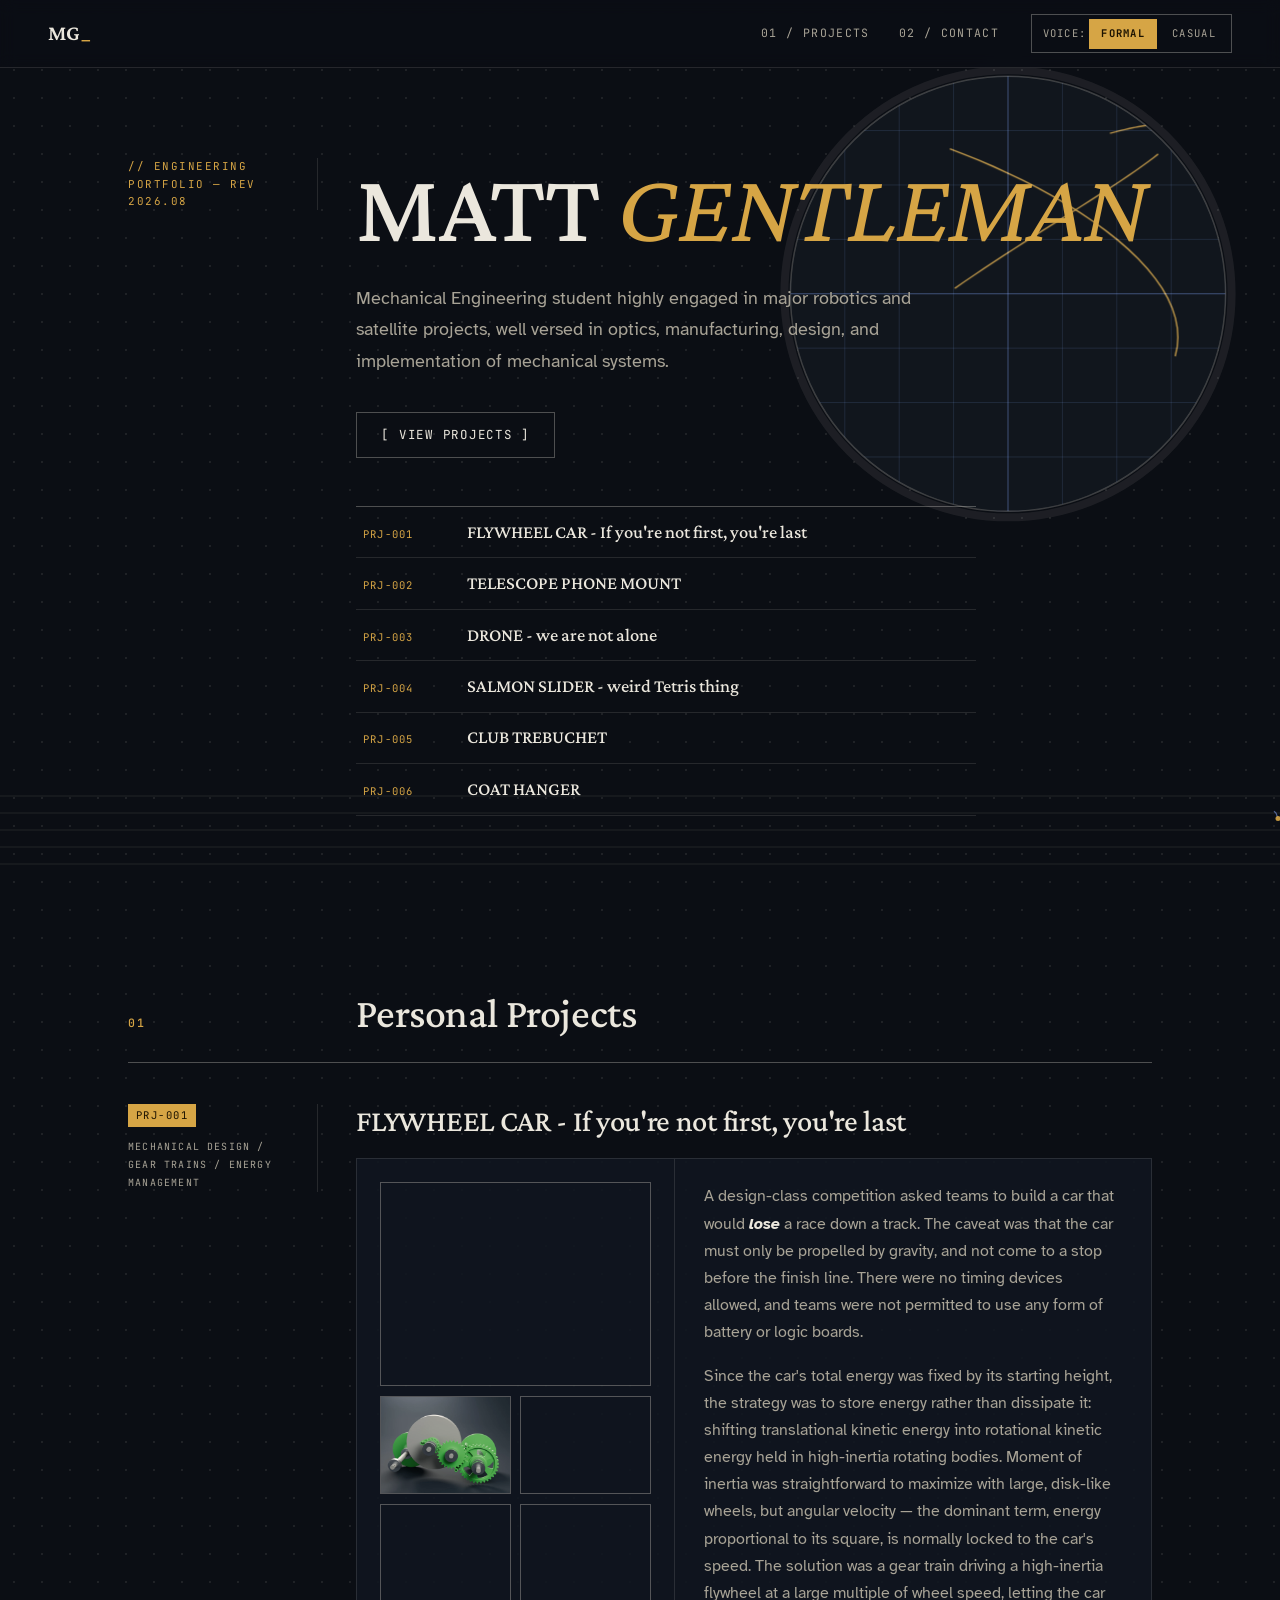
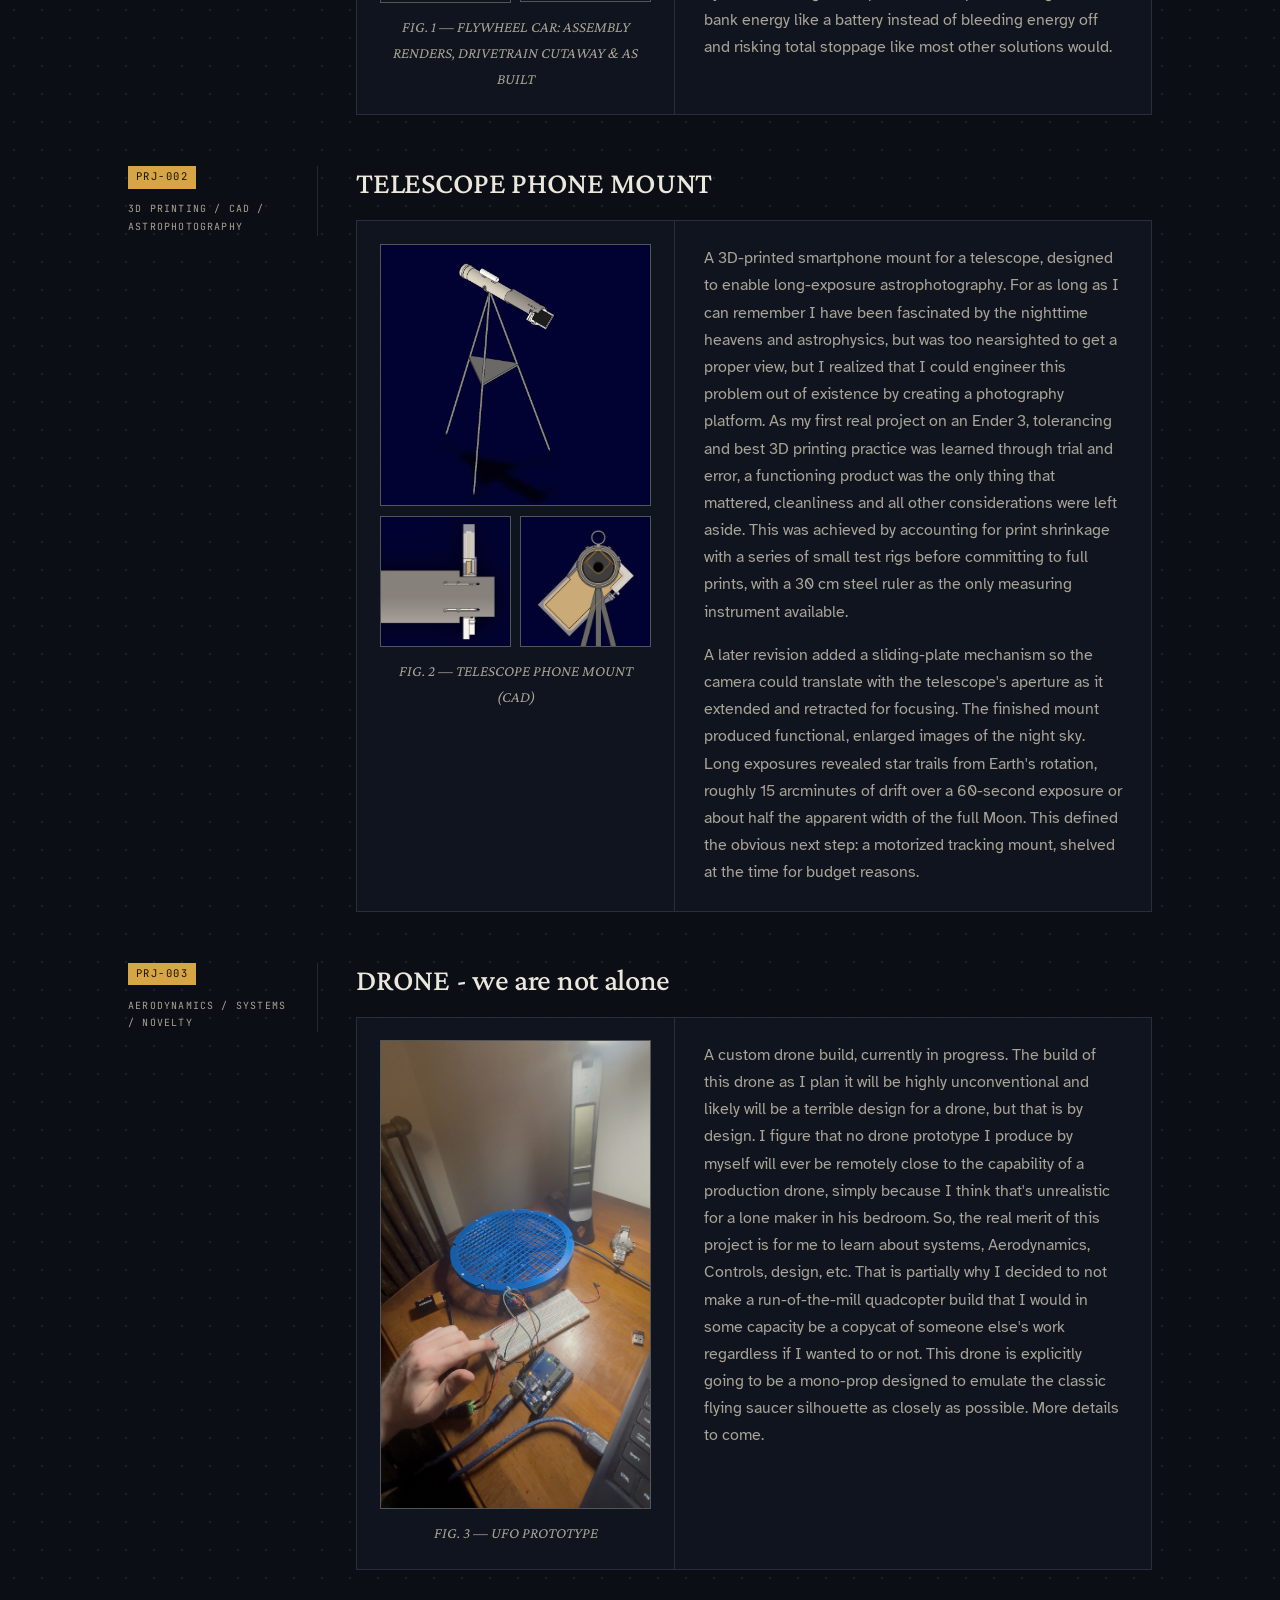
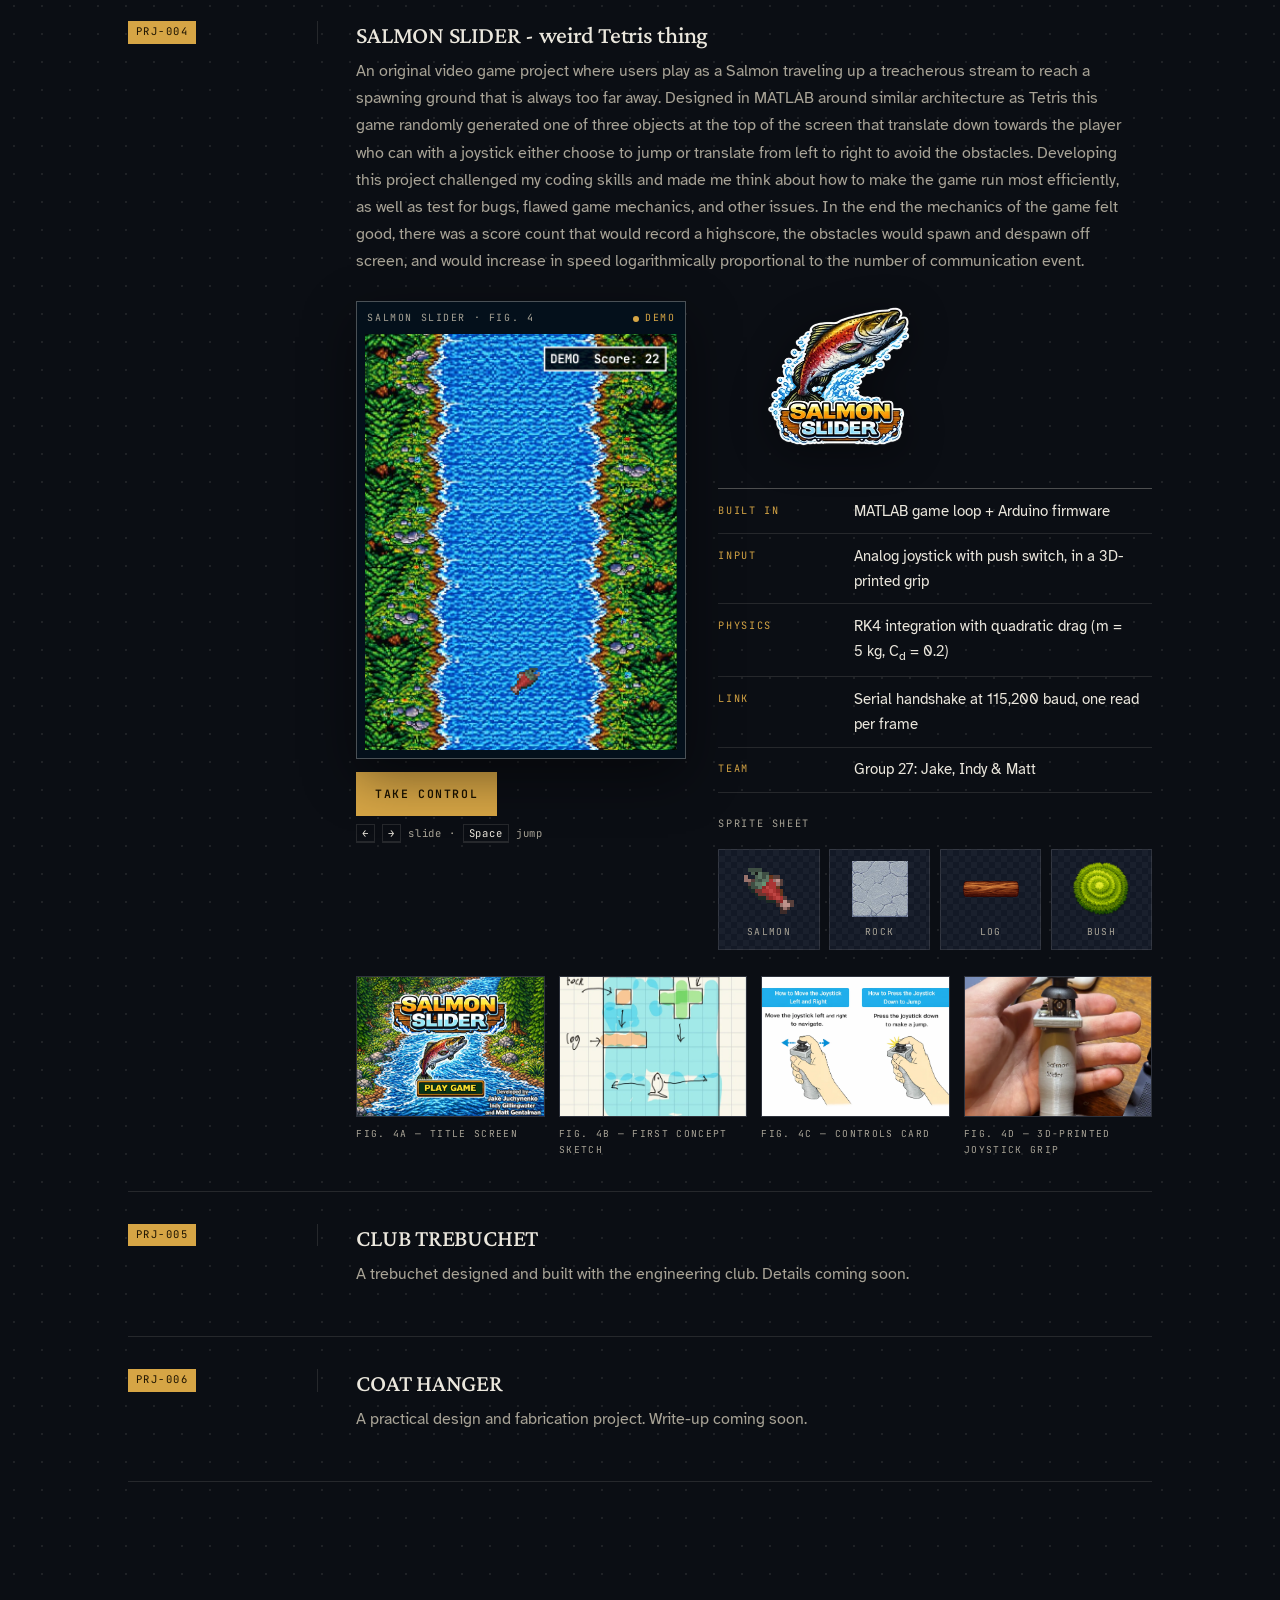
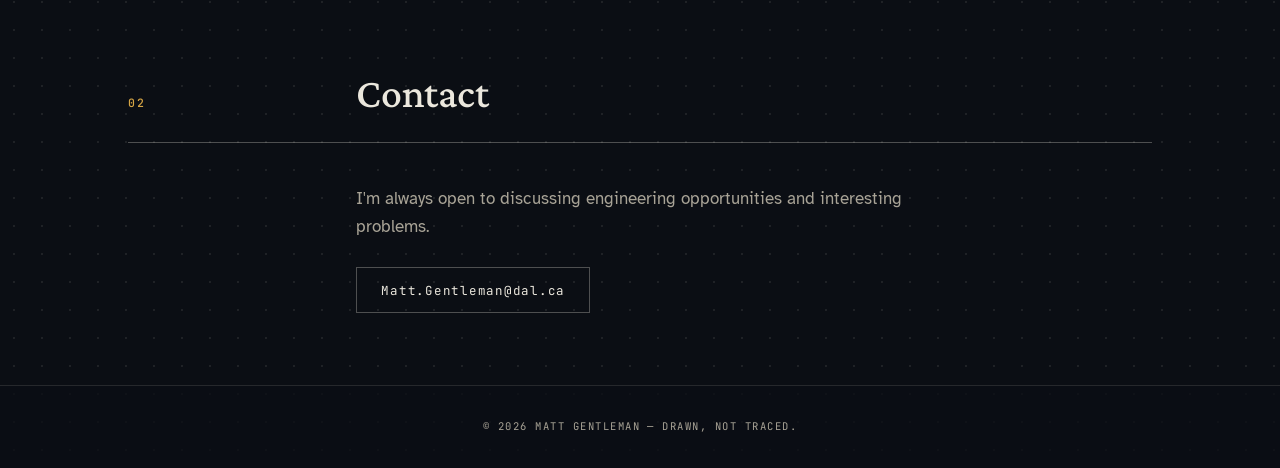
<file: notebook/index.html>
<!DOCTYPE html>
<html lang="en" data-tone="formal">
<head>
  <meta charset="UTF-8">
  <meta name="viewport" content="width=device-width, initial-scale=1.0">
  <title>Matt Gentleman — Engineering Portfolio</title>
  <meta name="description" content="Engineering portfolio of Matt Gentleman — design, 3D printing, and mechanical projects.">
  <meta name="color-scheme" content="dark">
  <link rel="icon" href="data:image/svg+xml,%3Csvg xmlns='http://www.w3.org/2000/svg' viewBox='0 0 32 32'%3E%3Crect width='32' height='32' fill='%230b0f17'/%3E%3Ctext x='16' y='22' text-anchor='middle' font-family='monospace' font-size='16' font-weight='700' fill='%23e8eef8'%3EMG%3C/text%3E%3C/svg%3E">
  <link rel="preconnect" href="https://fonts.googleapis.com">
  <link rel="preconnect" href="https://fonts.gstatic.com" crossorigin>
  <link rel="stylesheet" href="https://fonts.googleapis.com/css2?family=Crimson+Pro:ital,wght@0,400;0,500;0,600;1,400;1,500&family=Atkinson+Hyperlegible:wght@400;700&family=JetBrains+Mono:wght@400;500&display=swap">
  <link rel="stylesheet" href="style.css">
  <link rel="stylesheet" href="../salmon-slider/ss.css">
</head>
<body>
  <canvas id="bg" class="bg" aria-hidden="true"></canvas>

  <header class="nav">
    <a class="nav-name" href="#top">MG<span class="cursor">_</span></a>
    <nav class="nav-links" aria-label="Site">
      <a href="#projects">01 / PROJECTS</a>
      <a href="#contact">02 / CONTACT</a>
    </nav>
    <div class="tone-toggle" role="group" aria-label="Tone of voice">
        <span class="tone-label">VOICE:</span>
        <button type="button" class="tone-btn" data-set-tone="formal" aria-pressed="true">FORMAL</button>
        <span class="tone-sep">/</span>
        <button type="button" class="tone-btn" data-set-tone="informal" aria-pressed="false">CASUAL</button>
      </div>
  </header>

  <main id="top">

    <!-- ============ HERO ============ -->
    <section class="hero">
      <aside class="entry-margin">
        <p class="hero-meta">// ENGINEERING PORTFOLIO — REV 2026.08</p>
      </aside>
      <div class="hero-main">
        <h1>MATT <em>GENTLEMAN</em></h1>
        <p class="hero-sub formal">
        Mechanical Engineering student highly engaged in major robotics and satellite projects,
        well versed in optics, manufacturing, design, and implementation of mechanical systems.
      </p>
      <p class="hero-sub informal">
        Mechanical Engineering student fighting against Instagram reels to stay "locked-in" as the kids would say,
        my mom thinks I'm pretty smart, maybe you will too. I'm really good at Jeopardy, and opening glass bottles
        with random objects so long as they are rigid. Anyway, here's some cool stuff I've made.
      </p>
        <a class="hero-cta" href="#projects">[ VIEW PROJECTS ]</a>
        <ol class="toc" aria-label="Personal Projects">
          <li><a class="toc-item" href="#prj-001"><span class="index-no">PRJ-001</span><span class="index-title">FLYWHEEL CAR - If you're not first, you're last</span></a></li>
          <li><a class="toc-item" href="#prj-002"><span class="index-no">PRJ-002</span><span class="index-title">TELESCOPE PHONE MOUNT</span></a></li>
          <li><a class="toc-item" href="#prj-003"><span class="index-no">PRJ-003</span><span class="index-title">DRONE - we are not alone</span></a></li>
          <li><a class="toc-item" href="#prj-004"><span class="index-no">PRJ-004</span><span class="index-title">SALMON SLIDER - weird Tetris thing</span></a></li>
          <li><a class="toc-item" href="#prj-005"><span class="index-no">PRJ-005</span><span class="index-title">CLUB TREBUCHET</span></a></li>
          <li><a class="toc-item" href="#prj-006"><span class="index-no">PRJ-006</span><span class="index-title">COAT HANGER</span></a></li>
        </ol>
      </div>
    </section>

    <!-- ============ PROJECTS ============ -->
    <section id="projects" class="section">
      <h2 class="section-title"><span class="sec-num">01</span> Personal Projects</h2>

      <article id="prj-001" class="entry reveal">
        <aside class="entry-margin">
          <span class="drawing-no">PRJ-001</span>
          <span class="project-tags">MECHANICAL DESIGN / GEAR TRAINS / ENERGY MANAGEMENT</span>
        </aside>
        <div class="entry-main">
          <h3>FLYWHEEL CAR - If you're not first, you're last</h3>
          <div class="entry-grid">
            <figure class="entry-media">
            <a href="../images/flycar-hero.webp" target="_blank" rel="noopener"><img src="../images/flycar-hero.webp" alt="Render of the flywheel car assembly: green 3D-printed chassis on four wheels with the grey flywheel between the rails" width="1600" height="1200" loading="lazy" decoding="async"></a>
            <div style="display:grid;grid-template-columns:1fr 1fr;gap:0.6rem;margin-top:0.6rem;">
              <a href="../images/flycar-drivetrain.webp" target="_blank" rel="noopener"><img src="../images/flycar-drivetrain.webp" alt="Drivetrain cutaway with the chassis hidden: 35-tooth drive gear on the front axle, compound 15/25-tooth middle gear, and the 15-tooth gear on the flywheel shaft" width="1600" height="1200" loading="lazy" decoding="async"></a>
              <a href="../images/flycar-top.webp" target="_blank" rel="noopener"><img src="../images/flycar-top.webp" alt="Overhead render showing the gear train packaged between the chassis rails beside the flywheel" width="1600" height="1200" loading="lazy" decoding="async"></a>
              <a href="../images/flycar-rear.webp" target="_blank" rel="noopener"><img src="../images/flycar-rear.webp" alt="Rear three-quarter render of the flywheel car" width="1600" height="1200" loading="lazy" decoding="async"></a>
              <a href="../FLywheelCar1.jpeg" target="_blank" rel="noopener"><img src="../FLywheelCar1.jpeg" alt="The printed flywheel car, as built" width="1600" height="2133" style="aspect-ratio:4/3;object-fit:cover;" loading="lazy" decoding="async"></a>
            </div>
            <figcaption>FIG. 1 — FLYWHEEL CAR: ASSEMBLY RENDERS, DRIVETRAIN CUTAWAY &amp; AS BUILT</figcaption>
          </figure>
            <div class="entry-body">
              <div class="formal">
              <p>
                A design-class competition asked teams to build a car that would <em>lose</em>
                a race down a track. The caveat was that the car must only be propelled by gravity,
                and not come to a stop before the finish line. There were no timing devices allowed,
                and teams were not permitted to use any form of battery or logic boards.
              </p>
              <p>
                Since the car's total energy was fixed by its starting height, the strategy was to
                store energy rather than dissipate it: shifting translational kinetic energy into
                rotational kinetic energy held in high-inertia rotating bodies. Moment of inertia
                was straightforward to maximize with large, disk-like wheels, but angular velocity —
                the dominant term, energy proportional to its square, is normally locked to the car's
                speed. The solution was a gear train driving a high-inertia flywheel at a large multiple of
                wheel speed, letting the car bank energy like a battery instead of bleeding energy off and
                risking total stoppage like most other solutions would.
              </p>
            </div>
            <div class="informal">
              <p>
                Great competition premise: build a gravity-powered car that <em>loses</em> the race.
                Slowest car down the track wins — but it still has to cross the finish line. No
                timers, no microcontrollers, no cheating.
              </p>
              <p>
                My thinking: ignoring friction, and all other things you are <em>NOT</em> supposed to
                ignore, the energy budget is effectively locked the moment the car sits at the top of
                the ramp. So instead of burning energy off with friction, why not stash it somewhere?
                Enter the heavy spinning body, or as industry pros like me call it: a flywheel. Angular
                kinetic energy scales with the <em>square</em> of spin speed, so I MacGyvered up a big
                chunky puck-like thing to spin far faster than the wheels using a gear train I designed
                on TinkerCAD of all places. The car siphons its own speed into a spinning battery and
                crawls across the line in last and not so fast.
              </p>
            </div>
            </div>
          </div>
        </div>
      </article>

      <article id="prj-002" class="entry reveal">
        <aside class="entry-margin">
          <span class="drawing-no">PRJ-002</span>
          <span class="project-tags">3D PRINTING / CAD / ASTROPHOTOGRAPHY</span>
        </aside>
        <div class="entry-main">
          <h3>TELESCOPE PHONE MOUNT</h3>
          <div class="entry-grid">
            <figure class="entry-media">
            <img src="../images/telescope-mount-assembly.png" alt="CAD render of the 3D-printed phone mount on the telescope and tripod" width="892" height="862" loading="lazy" decoding="async">
            <div style="display:grid;grid-template-columns:1fr 1fr;gap:0.6rem;margin-top:0.6rem;">
              <img src="../images/telescope-mount-top.png" alt="Top view of the mount clamped around the eyepiece tube" width="600" height="600" loading="lazy" decoding="async">
              <img src="../images/telescope-mount-front.png" alt="Front view down the tube showing the phone aligned to the eyepiece" width="600" height="600" loading="lazy" decoding="async">
            </div>
            <figcaption>FIG. 2 — TELESCOPE PHONE MOUNT (CAD)</figcaption>
          </figure>
            <div class="entry-body">
              <div class="formal">
              <p>
                A 3D-printed smartphone mount for a telescope, designed to enable long-exposure
                astrophotography. For as long as I can remember I have been fascinated by the
                nighttime heavens and astrophysics, but was too nearsighted to get a proper view,
                but I realized that I could engineer this problem out of existence by creating a
                photography platform. As my first real project on an Ender 3, tolerancing and best
                3D printing practice was learned through trial and error, a functioning product
                was the only thing that mattered, cleanliness and all other considerations were
                left aside. This was achieved by accounting for print shrinkage with a series of
                small test rigs before committing to full prints, with a 30&nbsp;cm steel ruler
                as the only measuring instrument available.
              </p>
              <p>
                A later revision added a sliding-plate mechanism so the camera could translate with
                the telescope's aperture as it extended and retracted for focusing. The finished
                mount produced functional, enlarged images of the night sky. Long exposures revealed
                star trails from Earth's rotation, roughly 15 arcminutes of drift over a 60-second
                exposure or about half the apparent width of the full Moon. This defined the obvious
                next step: a motorized tracking mount, shelved at the time for budget reasons.
              </p>
            </div>
            <div class="informal">
              <p>
                I'm a complete astronomy and astrophysics nerd, but have this cruel dilemma where I
                cannot see stars very well. Until one day my uncle's telescope landed in my hands I
                immediately wanted to do nothing else but look up, and photograph everything so I
                could share this experience with others. First thing I ever made on my Ender 3, so
                every lesson arrived the fun way: shrinkage, tolerances, and the hard limits of
                measuring things with a 30&nbsp;cm ruler. Many tiny test prints died so the final
                part could live, like mechanical Darwinism.
              </p>
              <p>
                By the time I designed the phone cradle I'd leveled up enough that it fit perfectly
                on the first try (it helps that phone dimensions are public information). I was so excited
                to make the first version of the mount that I forgot the entire looking-piece moves as
                the aperture is adjusted for focusing and so version one had to go the way of the Dinosaur.
                Version two used a little sliding plate that could be tightened to its track by the four
                bolts that held it on there, a simple mechanism, but hey, whatever works, and it did.
                The exposures were beautiful, except every star had a tail: Earth's rotation drags them
                about 15 arcminutes across a 60-second exposure, half a full Moon's width. The fix
                is a motorized tracking mount, which was completely outside the budget of a little guy
                who'd just blown all his pocket change on a 3D printer.
              </p>
            </div>
            </div>
          </div>
        </div>
      </article>

      <article id="prj-003" class="entry reveal">
        <aside class="entry-margin">
          <span class="drawing-no">PRJ-003</span>
          <span class="project-tags">AERODYNAMICS / SYSTEMS / NOVELTY</span>
        </aside>
        <div class="entry-main">
          <h3>DRONE - we are not alone</h3>
          <div class="entry-grid">
            <figure class="entry-media">
            <img src="../UFO.jpg" alt="3D printed fan on desk" width="1179" height="2042" loading="lazy" decoding="async">
            <figcaption>FIG. 3 — UFO PROTOTYPE</figcaption>
          </figure>
            <div class="entry-body">
              <div class="formal">
              <p>
                A custom drone build, currently in progress. The build of this drone as I
            plan it will be highly unconventional and likely will be a terrible design for a drone,
            but that is by design. I figure that no drone prototype I produce by myself will ever be
            remotely close to the capability of a production drone, simply because I think that's
            unrealistic for a lone maker in his bedroom. So, the real merit of this project is for me
            to learn about systems, Aerodynamics, Controls, design, etc. That is partially why I decided
            to not make a run-of-the-mill quadcopter build that I would in some capacity be a copycat
            of someone else's work regardless if I wanted to or not. This drone is explicitly going to be
            a mono-prop designed to emulate the classic flying saucer silhouette as closely as possible. More details
            to come.
              </p>
            </div>
            <div class="informal">
              <p>
                Currently a figment of my imagination. This guy is explicitly designed to look
            funny for the stated purpose of being different, so I can't watch a 3 hour long step-by-step
            YouTube video on how to build a boring quadcopter. This guy is literally titled as "UFO" in my
            folders so you should not be surprised when I say that it'll be in the classic Roswell New Mexico
            flying saucer likeness. I'm probably going to have a PID that controls some counterweights to tilt
            it so it can like steer and stuff.
              </p>
            </div>
            </div>
          </div>
        </div>
      </article>

      <!-- ---- Placeholder projects. PLACEHOLDER COPY — replace with real write-ups. ---- -->
      <div class="entries-short">

        <article id="prj-004" class="entry entry-short reveal ss-feature">
          <aside class="entry-margin">
            <span class="drawing-no">PRJ-004</span>
          </aside>
          <div class="entry-main">
            <h3>SALMON SLIDER - weird Tetris thing</h3>
            <p class="formal">An original video game project where users play as a Salmon traveling up a treacherous stream
            to reach a spawning ground that is always too far away. Designed in MATLAB around similar architecture as Tetris
            this game randomly generated one of three objects at the top of the screen that translate down towards the player
            who can with a joystick either choose to jump or translate from left to right to avoid the obstacles. Developing
            this project challenged my coding skills and made me think about how to make the game run most efficiently, as
            well as test for bugs, flawed game mechanics, and other issues. In the end the mechanics of the game felt good,
            there was a score count that would record a highscore, the obstacles would spawn and despawn off screen, and
            would increase in speed logarithmically proportional to the number of communication event.</p>
            <p class="informal">Yes, it's a video game about a sliding salmon. No, I will not be elaborating until the write-up is done.</p>
            <div class="ss-showcase" data-ss-assets="../salmon-slider/img/">
              <div class="ss-stage">
                <div class="ss-cabinet" data-label="SALMON SLIDER · FIG. 4">
                  <span class="ss-live" aria-hidden="true">DEMO</span>
                  <canvas class="ss-canvas" width="300" height="400" tabindex="0" role="img"
                    aria-label="Animated demo of Salmon Slider: a salmon slides and jumps past rocks, logs and bushes floating down a river. Select it to play with the arrow keys and space bar."></canvas>
                </div>
                <div class="ss-controls">
                  <button type="button" class="ss-btn" data-ss-toggle aria-pressed="false">Take control</button>
                  <span class="ss-hint"><kbd>&larr;</kbd> <kbd>&rarr;</kbd> slide &middot; <kbd>Space</kbd> jump</span>
                </div>
                <div class="ss-pad" role="group" aria-label="On-screen joystick">
                  <button type="button" data-ss-pad="left" aria-label="Slide left">&#9664;</button>
                  <button type="button" data-ss-pad="jump">JUMP</button>
                  <button type="button" data-ss-pad="right" aria-label="Slide right">&#9654;</button>
                </div>
              </div>
              <div class="ss-side">
                <img class="ss-logo" src="../salmon-slider/img/logo.webp" alt="Salmon Slider logo" width="480" height="329" loading="lazy" decoding="async">
                <dl class="ss-specs">
                  <div><dt>BUILT IN</dt><dd>MATLAB game loop + Arduino firmware</dd></div>
                  <div><dt>INPUT</dt><dd>Analog joystick with push switch, in a 3D-printed grip</dd></div>
                  <div><dt>PHYSICS</dt><dd>RK4 integration with quadratic drag (m = 5&nbsp;kg, C<sub>d</sub> = 0.2)</dd></div>
                  <div><dt>LINK</dt><dd>Serial handshake at 115,200 baud, one read per frame</dd></div>
                  <div><dt>TEAM</dt><dd>Group 27: Jake, Indy &amp; Matt</dd></div>
                </dl>
                <div>
                  <p class="ss-kicker">SPRITE SHEET</p>
                  <ul class="ss-sprites">
                    <li><img class="ss-pixel" src="../salmon-slider/img/salmon.png" alt="" width="160" height="160" loading="lazy"><span>Salmon</span></li>
                    <li><img src="../salmon-slider/img/rock.jpg" alt="" width="192" height="192" loading="lazy"><span>Rock</span></li>
                    <li><img src="../salmon-slider/img/log.png" alt="" width="384" height="108" loading="lazy"><span>Log</span></li>
                    <li><img src="../salmon-slider/img/bush.png" alt="" width="256" height="241" loading="lazy"><span>Bush</span></li>
                  </ul>
                </div>
              </div>
              <ul class="ss-gallery">
                <li><figure><a href="../salmon-slider/img/title-screen.webp" target="_blank" rel="noopener"><img src="../salmon-slider/img/title-screen.webp" alt="Salmon Slider title screen: a pixel-art salmon leaping up a forest river under the game logo" width="1200" height="800" loading="lazy" decoding="async"></a><figcaption>FIG. 4A — Title screen</figcaption></figure></li>
                <li><figure><a href="../salmon-slider/img/concept-sketch.webp" target="_blank" rel="noopener"><img src="../salmon-slider/img/concept-sketch.webp" alt="Hand-drawn concept sketch of the game screen showing a rock, log and tree falling toward the fish" width="900" height="873" loading="lazy" decoding="async"></a><figcaption>FIG. 4B — First concept sketch</figcaption></figure></li>
                <li><figure><a href="../salmon-slider/img/controls.webp" target="_blank" rel="noopener"><img src="../salmon-slider/img/controls.webp" alt="Instruction card: move the joystick left and right to navigate, press it down to jump" width="1200" height="800" loading="lazy" decoding="async"></a><figcaption>FIG. 4C — Controls card</figcaption></figure></li>
                <li class="ss-tall"><figure><a href="../salmon-slider/img/controller.webp" target="_blank" rel="noopener"><img src="../salmon-slider/img/controller.webp" alt="The 3D-printed joystick grip embossed with Salmon Slider, held in a hand" width="900" height="1200" loading="lazy" decoding="async"></a><figcaption>FIG. 4D — 3D-printed joystick grip</figcaption></figure></li>
              </ul>
            </div>
          </div>
        </article>

        <article id="prj-005" class="entry entry-short reveal">
          <aside class="entry-margin">
            <span class="drawing-no">PRJ-005</span>
          </aside>
          <div class="entry-main">
            <h3>CLUB TREBUCHET</h3>
            <p class="formal">A trebuchet designed and built with the engineering club. Details coming soon.</p>
            <p class="informal">The engineering club built a trebuchet. Objects were launched. Lessons were learned. Details soon.</p>
          </div>
        </article>

        <article id="prj-006" class="entry entry-short reveal">
          <aside class="entry-margin">
            <span class="drawing-no">PRJ-006</span>
          </aside>
          <div class="entry-main">
            <h3>COAT HANGER</h3>
            <p class="formal">A practical design and fabrication project. Write-up coming soon.</p>
            <p class="informal">Sometimes engineering is just needing somewhere to hang your coat. More soon.</p>
          </div>
        </article>

      </div>
    </section>

    <!-- ============ CONTACT ============ -->
    <section id="contact" class="section contact">
      <h2 class="section-title"><span class="sec-num">02</span> Contact</h2>
      <p class="formal">I'm always open to discussing engineering opportunities and interesting problems.</p>
      <p class="informal">If any of this made you smile (or raise an eyebrow), let's talk.</p>
      <a class="contact-btn" href="mailto:Matt.Gentleman@dal.ca">Matt.Gentleman@dal.ca</a>
      <!-- Add LinkedIn / GitHub links here -->
    </section>

  </main>

  <footer class="footer">
    <p>© 2026 MATT GENTLEMAN — DRAWN, NOT TRACED.</p>
  </footer>

  <script src="background.js" defer></script>
  <script src="script.js" defer></script>
  <script src="../salmon-slider/ss.js" defer></script>
</body>
</html>
</file>
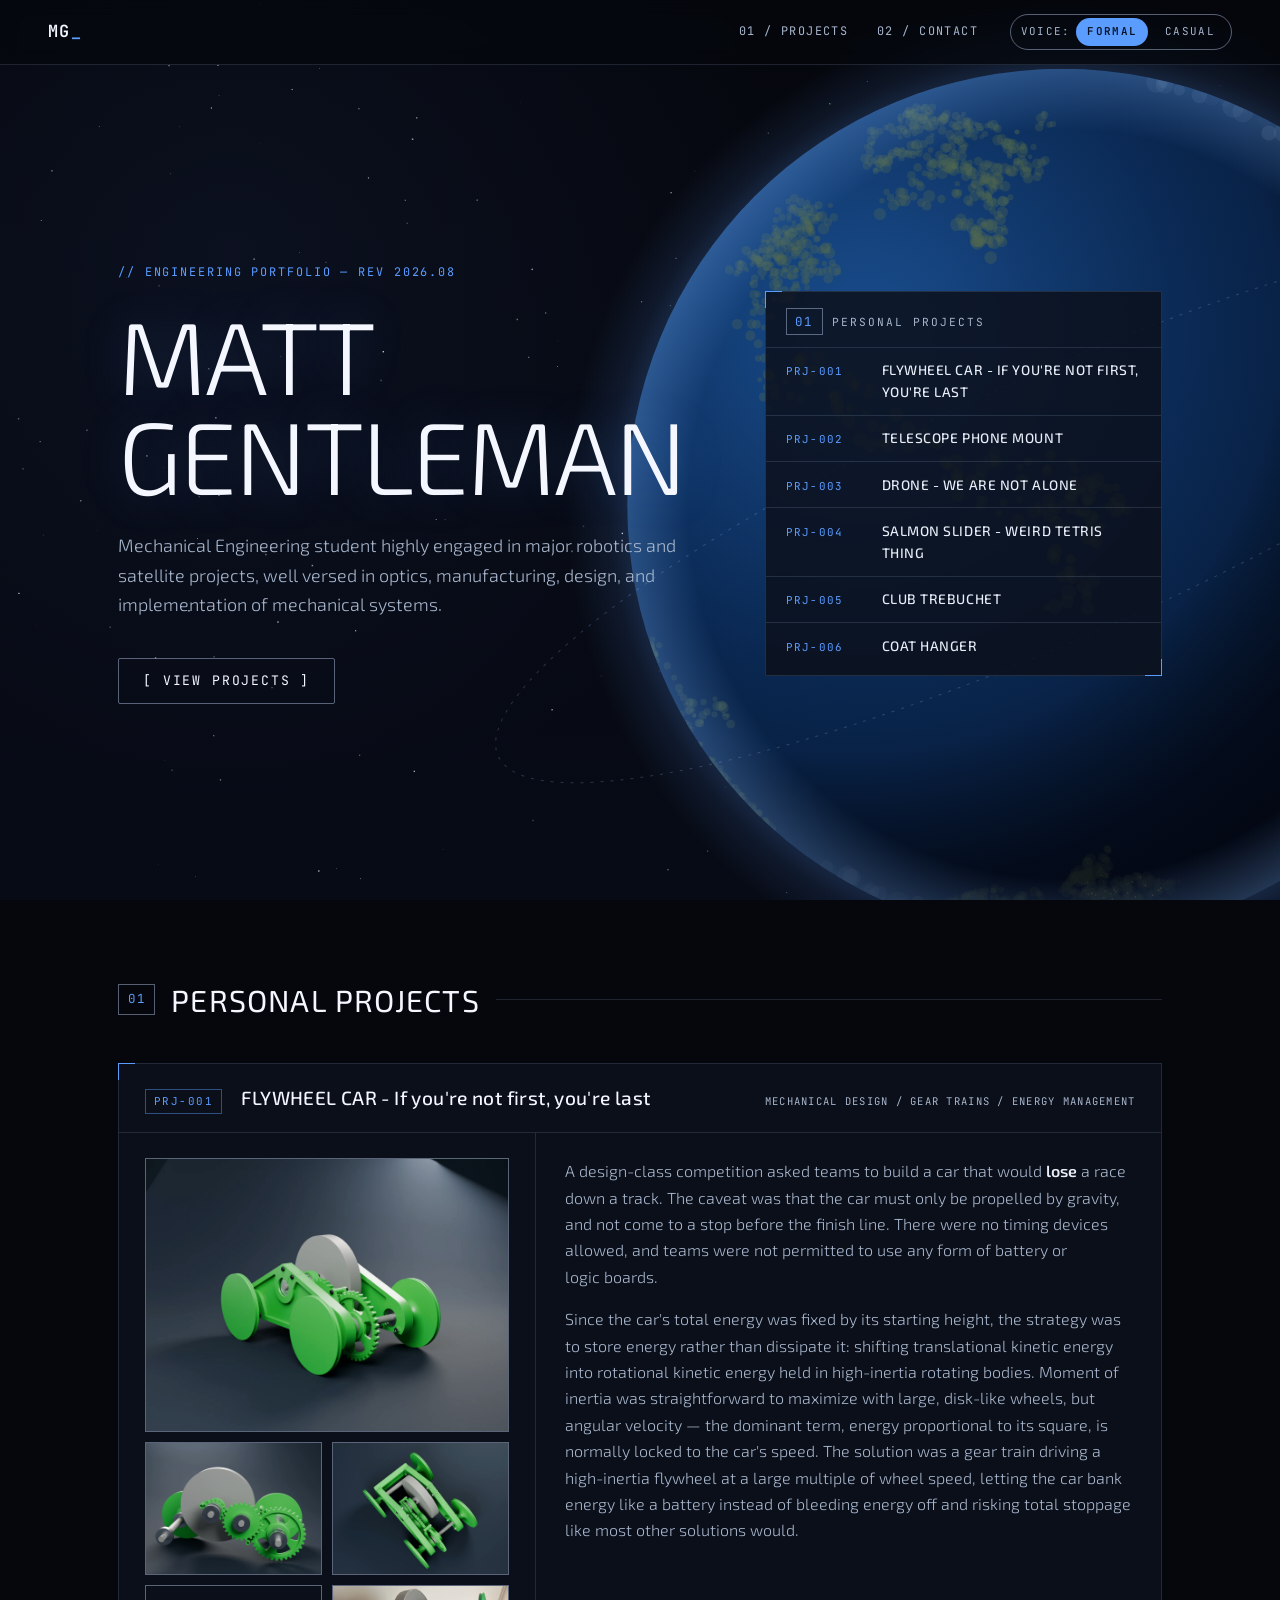
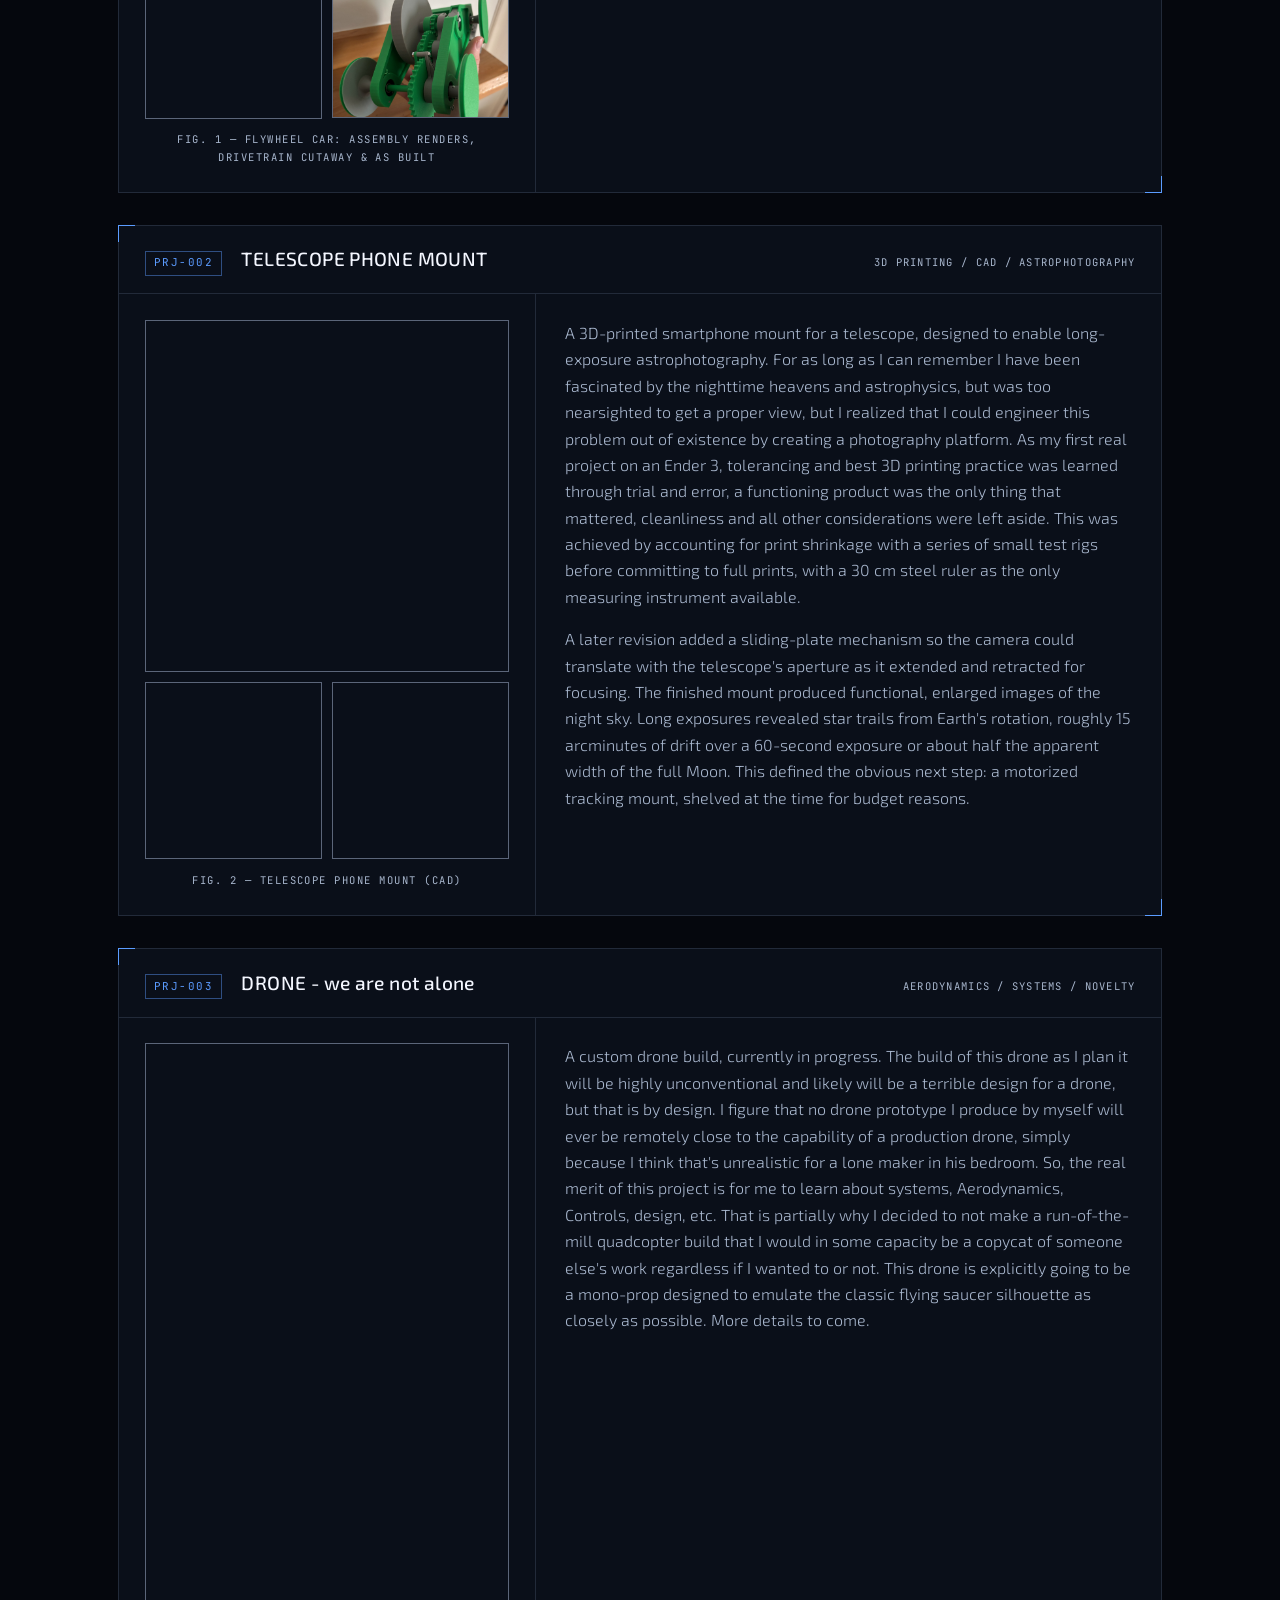
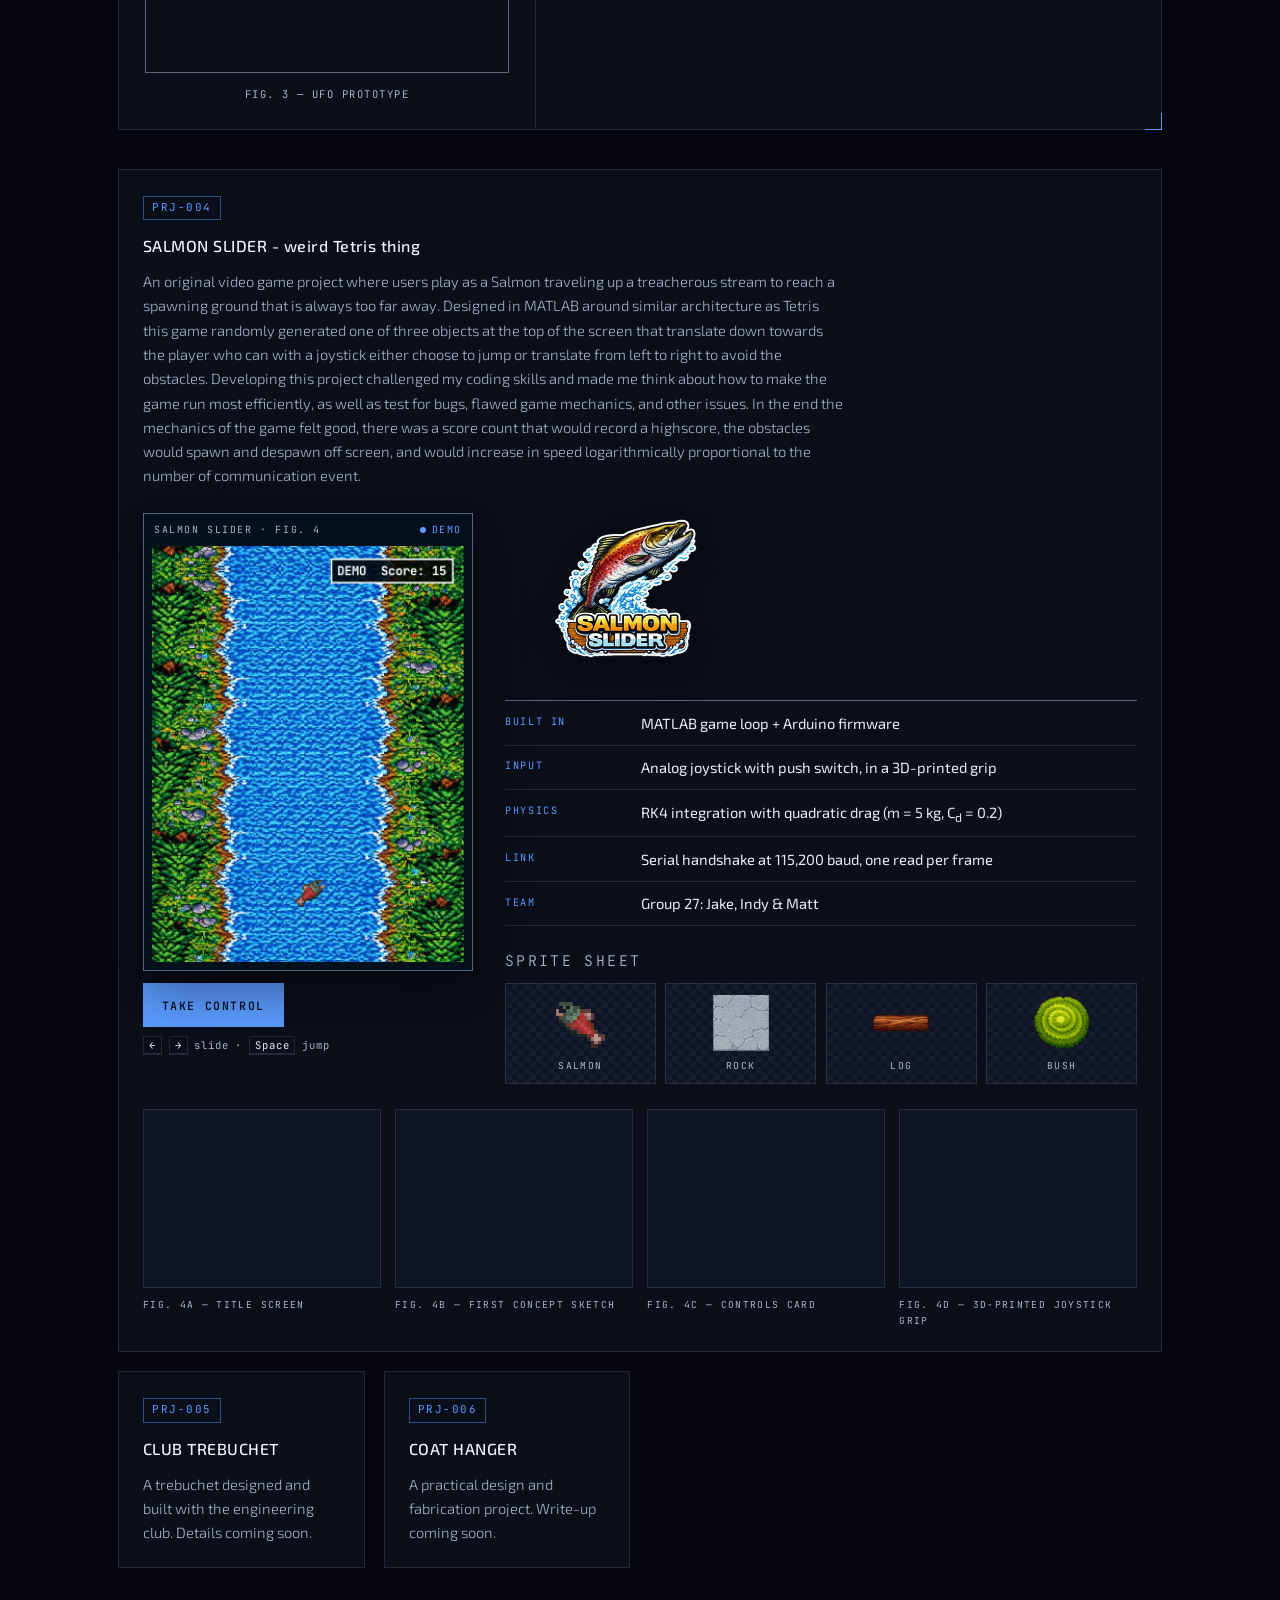
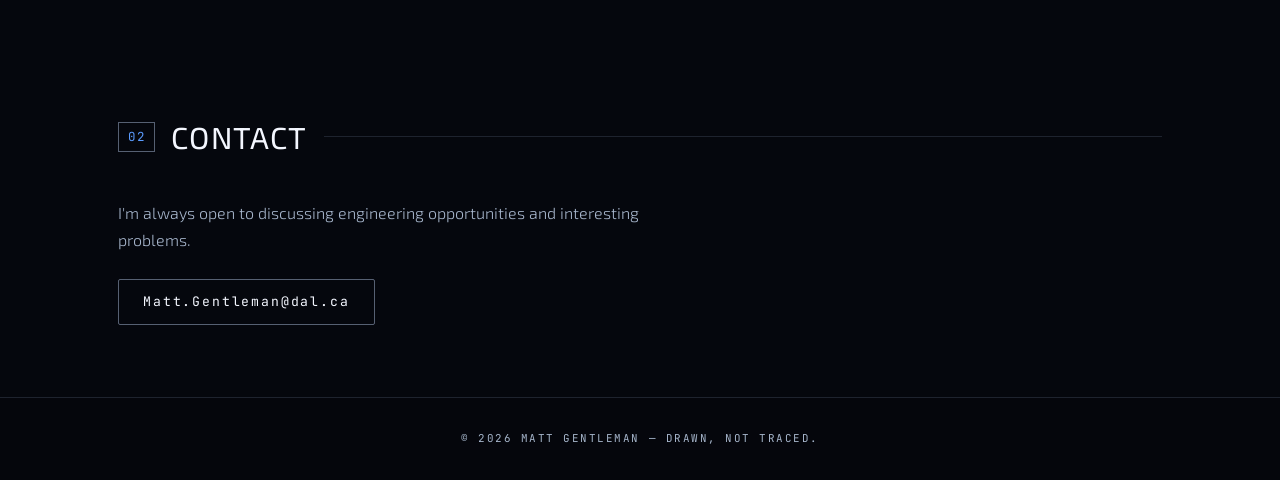
<file: Orbital/index.html>
<!DOCTYPE html>
<html lang="en" data-tone="formal">
<head>
  <meta charset="UTF-8">
  <meta name="viewport" content="width=device-width, initial-scale=1.0">
  <title>Matt Gentleman — Engineering Portfolio</title>
  <meta name="description" content="Engineering portfolio of Matt Gentleman — design, 3D printing, and mechanical projects.">
  <meta name="color-scheme" content="dark">
  <link rel="icon" href="data:image/svg+xml,%3Csvg xmlns='http://www.w3.org/2000/svg' viewBox='0 0 32 32'%3E%3Crect width='32' height='32' fill='%230b0f17'/%3E%3Ctext x='16' y='22' text-anchor='middle' font-family='monospace' font-size='16' font-weight='700' fill='%23e8eef8'%3EMG%3C/text%3E%3C/svg%3E">
  <link rel="preconnect" href="https://fonts.googleapis.com">
  <link rel="preconnect" href="https://fonts.gstatic.com" crossorigin>
  <link rel="stylesheet" href="https://fonts.googleapis.com/css2?family=Exo+2:wght@300;400;500;600;700&family=JetBrains+Mono:wght@400;500;600&display=swap">
  <link rel="stylesheet" href="style.css">
  <link rel="stylesheet" href="../salmon-slider/ss.css">
</head>
<body>
  <canvas id="bg" class="bg" aria-hidden="true"></canvas>

  <header class="nav">
    <a class="nav-name" href="#top">MG<span class="cursor">_</span></a>
    <nav class="nav-links" aria-label="Site">
      <a href="#projects">01 / PROJECTS</a>
      <a href="#contact">02 / CONTACT</a>
    </nav>
    <div class="tone-toggle" role="group" aria-label="Tone of voice">
        <span class="tone-label">VOICE:</span>
        <button type="button" class="tone-btn" data-set-tone="formal" aria-pressed="true">FORMAL</button>
        <span class="tone-sep">/</span>
        <button type="button" class="tone-btn" data-set-tone="informal" aria-pressed="false">CASUAL</button>
      </div>
  </header>

  <main id="top">

    <!-- ============ HERO ============ -->
    <section class="hero">
      <div class="hero-copy">
        <p class="hero-meta">// ENGINEERING PORTFOLIO — REV 2026.08</p>
        <h1>MATT<br>GENTLEMAN</h1>
        <p class="hero-sub formal">
        Mechanical Engineering student highly engaged in major robotics and satellite projects,
        well versed in optics, manufacturing, design, and implementation of mechanical systems.
      </p>
      <p class="hero-sub informal">
        Mechanical Engineering student fighting against Instagram reels to stay "locked-in" as the kids would say,
        my mom thinks I'm pretty smart, maybe you will too. I'm really good at Jeopardy, and opening glass bottles
        with random objects so long as they are rigid. Anyway, here's some cool stuff I've made.
      </p>
        <a class="hero-cta" href="#projects">[ VIEW PROJECTS ]</a>
      </div>

      <!-- Project manifest: every entry on the page, one click away -->
      <aside class="manifest reveal" aria-label="Personal Projects">
        <p class="manifest-title"><span class="sec-num">01</span> Personal Projects</p>
        <ul class="manifest-list">
          <li><a class="index-item" href="#prj-001"><span class="index-no">PRJ-001</span><span class="index-title">FLYWHEEL CAR - If you're not first, you're last</span></a></li>
          <li><a class="index-item" href="#prj-002"><span class="index-no">PRJ-002</span><span class="index-title">TELESCOPE PHONE MOUNT</span></a></li>
          <li><a class="index-item" href="#prj-003"><span class="index-no">PRJ-003</span><span class="index-title">DRONE - we are not alone</span></a></li>
          <li><a class="index-item" href="#prj-004"><span class="index-no">PRJ-004</span><span class="index-title">SALMON SLIDER - weird Tetris thing</span></a></li>
          <li><a class="index-item" href="#prj-005"><span class="index-no">PRJ-005</span><span class="index-title">CLUB TREBUCHET</span></a></li>
          <li><a class="index-item" href="#prj-006"><span class="index-no">PRJ-006</span><span class="index-title">COAT HANGER</span></a></li>
        </ul>
      </aside>
    </section>

    <!-- ============ PROJECTS ============ -->
    <section id="projects" class="section">
      <h2 class="section-title"><span class="sec-num">01</span> Personal Projects</h2>

      <article id="prj-001" class="project reveal">
        <header class="project-head">
          <span class="drawing-no">PRJ-001</span>
          <h3>FLYWHEEL CAR - If you're not first, you're last</h3>
          <span class="project-tags">MECHANICAL DESIGN / GEAR TRAINS / ENERGY MANAGEMENT</span>
        </header>
        <div class="project-grid2">
          <figure class="project-media">
            <a href="../images/flycar-hero.webp" target="_blank" rel="noopener"><img src="../images/flycar-hero.webp" alt="Render of the flywheel car assembly: green 3D-printed chassis on four wheels with the grey flywheel between the rails" width="1600" height="1200" loading="lazy" decoding="async"></a>
            <div style="display:grid;grid-template-columns:1fr 1fr;gap:0.6rem;margin-top:0.6rem;">
              <a href="../images/flycar-drivetrain.webp" target="_blank" rel="noopener"><img src="../images/flycar-drivetrain.webp" alt="Drivetrain cutaway with the chassis hidden: 35-tooth drive gear on the front axle, compound 15/25-tooth middle gear, and the 15-tooth gear on the flywheel shaft" width="1600" height="1200" loading="lazy" decoding="async"></a>
              <a href="../images/flycar-top.webp" target="_blank" rel="noopener"><img src="../images/flycar-top.webp" alt="Overhead render showing the gear train packaged between the chassis rails beside the flywheel" width="1600" height="1200" loading="lazy" decoding="async"></a>
              <a href="../images/flycar-rear.webp" target="_blank" rel="noopener"><img src="../images/flycar-rear.webp" alt="Rear three-quarter render of the flywheel car" width="1600" height="1200" loading="lazy" decoding="async"></a>
              <a href="../FLywheelCar1.jpeg" target="_blank" rel="noopener"><img src="../FLywheelCar1.jpeg" alt="The printed flywheel car, as built" width="1600" height="2133" style="aspect-ratio:4/3;object-fit:cover;" loading="lazy" decoding="async"></a>
            </div>
            <figcaption>FIG. 1 — FLYWHEEL CAR: ASSEMBLY RENDERS, DRIVETRAIN CUTAWAY &amp; AS BUILT</figcaption>
          </figure>
          <div class="project-body">
            <div class="formal">
              <p>
                A design-class competition asked teams to build a car that would <em>lose</em>
                a race down a track. The caveat was that the car must only be propelled by gravity,
                and not come to a stop before the finish line. There were no timing devices allowed,
                and teams were not permitted to use any form of battery or logic boards.
              </p>
              <p>
                Since the car's total energy was fixed by its starting height, the strategy was to
                store energy rather than dissipate it: shifting translational kinetic energy into
                rotational kinetic energy held in high-inertia rotating bodies. Moment of inertia
                was straightforward to maximize with large, disk-like wheels, but angular velocity —
                the dominant term, energy proportional to its square, is normally locked to the car's
                speed. The solution was a gear train driving a high-inertia flywheel at a large multiple of
                wheel speed, letting the car bank energy like a battery instead of bleeding energy off and
                risking total stoppage like most other solutions would.
              </p>
            </div>
            <div class="informal">
              <p>
                Great competition premise: build a gravity-powered car that <em>loses</em> the race.
                Slowest car down the track wins — but it still has to cross the finish line. No
                timers, no microcontrollers, no cheating.
              </p>
              <p>
                My thinking: ignoring friction, and all other things you are <em>NOT</em> supposed to
                ignore, the energy budget is effectively locked the moment the car sits at the top of
                the ramp. So instead of burning energy off with friction, why not stash it somewhere?
                Enter the heavy spinning body, or as industry pros like me call it: a flywheel. Angular
                kinetic energy scales with the <em>square</em> of spin speed, so I MacGyvered up a big
                chunky puck-like thing to spin far faster than the wheels using a gear train I designed
                on TinkerCAD of all places. The car siphons its own speed into a spinning battery and
                crawls across the line in last and not so fast.
              </p>
            </div>
          </div>
        </div>
      </article>

      <article id="prj-002" class="project reveal">
        <header class="project-head">
          <span class="drawing-no">PRJ-002</span>
          <h3>TELESCOPE PHONE MOUNT</h3>
          <span class="project-tags">3D PRINTING / CAD / ASTROPHOTOGRAPHY</span>
        </header>
        <div class="project-grid2">
          <figure class="project-media">
            <img src="../images/telescope-mount-assembly.png" alt="CAD render of the 3D-printed phone mount on the telescope and tripod" width="892" height="862" loading="lazy" decoding="async">
            <div style="display:grid;grid-template-columns:1fr 1fr;gap:0.6rem;margin-top:0.6rem;">
              <img src="../images/telescope-mount-top.png" alt="Top view of the mount clamped around the eyepiece tube" width="600" height="600" loading="lazy" decoding="async">
              <img src="../images/telescope-mount-front.png" alt="Front view down the tube showing the phone aligned to the eyepiece" width="600" height="600" loading="lazy" decoding="async">
            </div>
            <figcaption>FIG. 2 — TELESCOPE PHONE MOUNT (CAD)</figcaption>
          </figure>
          <div class="project-body">
            <div class="formal">
              <p>
                A 3D-printed smartphone mount for a telescope, designed to enable long-exposure
                astrophotography. For as long as I can remember I have been fascinated by the
                nighttime heavens and astrophysics, but was too nearsighted to get a proper view,
                but I realized that I could engineer this problem out of existence by creating a
                photography platform. As my first real project on an Ender 3, tolerancing and best
                3D printing practice was learned through trial and error, a functioning product
                was the only thing that mattered, cleanliness and all other considerations were
                left aside. This was achieved by accounting for print shrinkage with a series of
                small test rigs before committing to full prints, with a 30&nbsp;cm steel ruler
                as the only measuring instrument available.
              </p>
              <p>
                A later revision added a sliding-plate mechanism so the camera could translate with
                the telescope's aperture as it extended and retracted for focusing. The finished
                mount produced functional, enlarged images of the night sky. Long exposures revealed
                star trails from Earth's rotation, roughly 15 arcminutes of drift over a 60-second
                exposure or about half the apparent width of the full Moon. This defined the obvious
                next step: a motorized tracking mount, shelved at the time for budget reasons.
              </p>
            </div>
            <div class="informal">
              <p>
                I'm a complete astronomy and astrophysics nerd, but have this cruel dilemma where I
                cannot see stars very well. Until one day my uncle's telescope landed in my hands I
                immediately wanted to do nothing else but look up, and photograph everything so I
                could share this experience with others. First thing I ever made on my Ender 3, so
                every lesson arrived the fun way: shrinkage, tolerances, and the hard limits of
                measuring things with a 30&nbsp;cm ruler. Many tiny test prints died so the final
                part could live, like mechanical Darwinism.
              </p>
              <p>
                By the time I designed the phone cradle I'd leveled up enough that it fit perfectly
                on the first try (it helps that phone dimensions are public information). I was so excited
                to make the first version of the mount that I forgot the entire looking-piece moves as
                the aperture is adjusted for focusing and so version one had to go the way of the Dinosaur.
                Version two used a little sliding plate that could be tightened to its track by the four
                bolts that held it on there, a simple mechanism, but hey, whatever works, and it did.
                The exposures were beautiful, except every star had a tail: Earth's rotation drags them
                about 15 arcminutes across a 60-second exposure, half a full Moon's width. The fix
                is a motorized tracking mount, which was completely outside the budget of a little guy
                who'd just blown all his pocket change on a 3D printer.
              </p>
            </div>
          </div>
        </div>
      </article>

      <article id="prj-003" class="project reveal">
        <header class="project-head">
          <span class="drawing-no">PRJ-003</span>
          <h3>DRONE - we are not alone</h3>
          <span class="project-tags">AERODYNAMICS / SYSTEMS / NOVELTY</span>
        </header>
        <div class="project-grid2">
          <figure class="project-media">
            <img src="../UFO.jpg" alt="3D printed fan on desk" width="1179" height="2042" loading="lazy" decoding="async">
            <figcaption>FIG. 3 — UFO PROTOTYPE</figcaption>
          </figure>
          <div class="project-body">
            <div class="formal">
              <p>
                A custom drone build, currently in progress. The build of this drone as I
            plan it will be highly unconventional and likely will be a terrible design for a drone,
            but that is by design. I figure that no drone prototype I produce by myself will ever be
            remotely close to the capability of a production drone, simply because I think that's
            unrealistic for a lone maker in his bedroom. So, the real merit of this project is for me
            to learn about systems, Aerodynamics, Controls, design, etc. That is partially why I decided
            to not make a run-of-the-mill quadcopter build that I would in some capacity be a copycat
            of someone else's work regardless if I wanted to or not. This drone is explicitly going to be
            a mono-prop designed to emulate the classic flying saucer silhouette as closely as possible. More details
            to come.
              </p>
            </div>
            <div class="informal">
              <p>
                Currently a figment of my imagination. This guy is explicitly designed to look
            funny for the stated purpose of being different, so I can't watch a 3 hour long step-by-step
            YouTube video on how to build a boring quadcopter. This guy is literally titled as "UFO" in my
            folders so you should not be surprised when I say that it'll be in the classic Roswell New Mexico
            flying saucer likeness. I'm probably going to have a PID that controls some counterweights to tilt
            it so it can like steer and stuff.
              </p>
            </div>
          </div>
        </div>
      </article>

      <!-- ---- Placeholder projects. PLACEHOLDER COPY — replace with real write-ups. ---- -->
      <div class="mini-grid">

        <article id="prj-004" class="mini-project reveal ss-feature">
          <span class="drawing-no">PRJ-004</span>
          <h3>SALMON SLIDER - weird Tetris thing</h3>
          <p class="formal">An original video game project where users play as a Salmon traveling up a treacherous stream
            to reach a spawning ground that is always too far away. Designed in MATLAB around similar architecture as Tetris
            this game randomly generated one of three objects at the top of the screen that translate down towards the player
            who can with a joystick either choose to jump or translate from left to right to avoid the obstacles. Developing
            this project challenged my coding skills and made me think about how to make the game run most efficiently, as
            well as test for bugs, flawed game mechanics, and other issues. In the end the mechanics of the game felt good,
            there was a score count that would record a highscore, the obstacles would spawn and despawn off screen, and
            would increase in speed logarithmically proportional to the number of communication event.</p>
          <p class="informal">Yes, it's a video game about a sliding salmon. No, I will not be elaborating until the write-up is done.</p>
          <div class="ss-showcase" data-ss-assets="../salmon-slider/img/">
            <div class="ss-stage">
              <div class="ss-cabinet" data-label="SALMON SLIDER · FIG. 4">
                <span class="ss-live" aria-hidden="true">DEMO</span>
                <canvas class="ss-canvas" width="300" height="400" tabindex="0" role="img"
                  aria-label="Animated demo of Salmon Slider: a salmon slides and jumps past rocks, logs and bushes floating down a river. Select it to play with the arrow keys and space bar."></canvas>
              </div>
              <div class="ss-controls">
                <button type="button" class="ss-btn" data-ss-toggle aria-pressed="false">Take control</button>
                <span class="ss-hint"><kbd>&larr;</kbd> <kbd>&rarr;</kbd> slide &middot; <kbd>Space</kbd> jump</span>
              </div>
              <div class="ss-pad" role="group" aria-label="On-screen joystick">
                <button type="button" data-ss-pad="left" aria-label="Slide left">&#9664;</button>
                <button type="button" data-ss-pad="jump">JUMP</button>
                <button type="button" data-ss-pad="right" aria-label="Slide right">&#9654;</button>
              </div>
            </div>
            <div class="ss-side">
              <img class="ss-logo" src="../salmon-slider/img/logo.webp" alt="Salmon Slider logo" width="480" height="329" loading="lazy" decoding="async">
              <dl class="ss-specs">
                <div><dt>BUILT IN</dt><dd>MATLAB game loop + Arduino firmware</dd></div>
                <div><dt>INPUT</dt><dd>Analog joystick with push switch, in a 3D-printed grip</dd></div>
                <div><dt>PHYSICS</dt><dd>RK4 integration with quadratic drag (m = 5&nbsp;kg, C<sub>d</sub> = 0.2)</dd></div>
                <div><dt>LINK</dt><dd>Serial handshake at 115,200 baud, one read per frame</dd></div>
                <div><dt>TEAM</dt><dd>Group 27: Jake, Indy &amp; Matt</dd></div>
              </dl>
              <div>
                <p class="ss-kicker">SPRITE SHEET</p>
                <ul class="ss-sprites">
                  <li><img class="ss-pixel" src="../salmon-slider/img/salmon.png" alt="" width="160" height="160" loading="lazy"><span>Salmon</span></li>
                  <li><img src="../salmon-slider/img/rock.jpg" alt="" width="192" height="192" loading="lazy"><span>Rock</span></li>
                  <li><img src="../salmon-slider/img/log.png" alt="" width="384" height="108" loading="lazy"><span>Log</span></li>
                  <li><img src="../salmon-slider/img/bush.png" alt="" width="256" height="241" loading="lazy"><span>Bush</span></li>
                </ul>
              </div>
            </div>
            <ul class="ss-gallery">
              <li><figure><a href="../salmon-slider/img/title-screen.webp" target="_blank" rel="noopener"><img src="../salmon-slider/img/title-screen.webp" alt="Salmon Slider title screen: a pixel-art salmon leaping up a forest river under the game logo" width="1200" height="800" loading="lazy" decoding="async"></a><figcaption>FIG. 4A — Title screen</figcaption></figure></li>
              <li><figure><a href="../salmon-slider/img/concept-sketch.webp" target="_blank" rel="noopener"><img src="../salmon-slider/img/concept-sketch.webp" alt="Hand-drawn concept sketch of the game screen showing a rock, log and tree falling toward the fish" width="900" height="873" loading="lazy" decoding="async"></a><figcaption>FIG. 4B — First concept sketch</figcaption></figure></li>
              <li><figure><a href="../salmon-slider/img/controls.webp" target="_blank" rel="noopener"><img src="../salmon-slider/img/controls.webp" alt="Instruction card: move the joystick left and right to navigate, press it down to jump" width="1200" height="800" loading="lazy" decoding="async"></a><figcaption>FIG. 4C — Controls card</figcaption></figure></li>
              <li class="ss-tall"><figure><a href="../salmon-slider/img/controller.webp" target="_blank" rel="noopener"><img src="../salmon-slider/img/controller.webp" alt="The 3D-printed joystick grip embossed with Salmon Slider, held in a hand" width="900" height="1200" loading="lazy" decoding="async"></a><figcaption>FIG. 4D — 3D-printed joystick grip</figcaption></figure></li>
            </ul>
          </div>
        </article>

        <article id="prj-005" class="mini-project reveal">
          <span class="drawing-no">PRJ-005</span>
          <h3>CLUB TREBUCHET</h3>
          <p class="formal">A trebuchet designed and built with the engineering club. Details coming soon.</p>
          <p class="informal">The engineering club built a trebuchet. Objects were launched. Lessons were learned. Details soon.</p>
        </article>

        <article id="prj-006" class="mini-project reveal">
          <span class="drawing-no">PRJ-006</span>
          <h3>COAT HANGER</h3>
          <p class="formal">A practical design and fabrication project. Write-up coming soon.</p>
          <p class="informal">Sometimes engineering is just needing somewhere to hang your coat. More soon.</p>
        </article>

      </div>
    </section>

    <!-- ============ CONTACT ============ -->
    <section id="contact" class="section contact">
      <h2 class="section-title"><span class="sec-num">02</span> Contact</h2>
      <p class="formal">I'm always open to discussing engineering opportunities and interesting problems.</p>
      <p class="informal">If any of this made you smile (or raise an eyebrow), let's talk.</p>
      <a class="contact-btn" href="mailto:Matt.Gentleman@dal.ca">Matt.Gentleman@dal.ca</a>
      <!-- Add LinkedIn / GitHub links here -->
    </section>

  </main>

  <footer class="footer">
    <p>© 2026 MATT GENTLEMAN — DRAWN, NOT TRACED.</p>
  </footer>

  <script src="background.js" defer></script>
  <script src="script.js" defer></script>
  <script src="../salmon-slider/ss.js" defer></script>
</body>
</html>
</file>
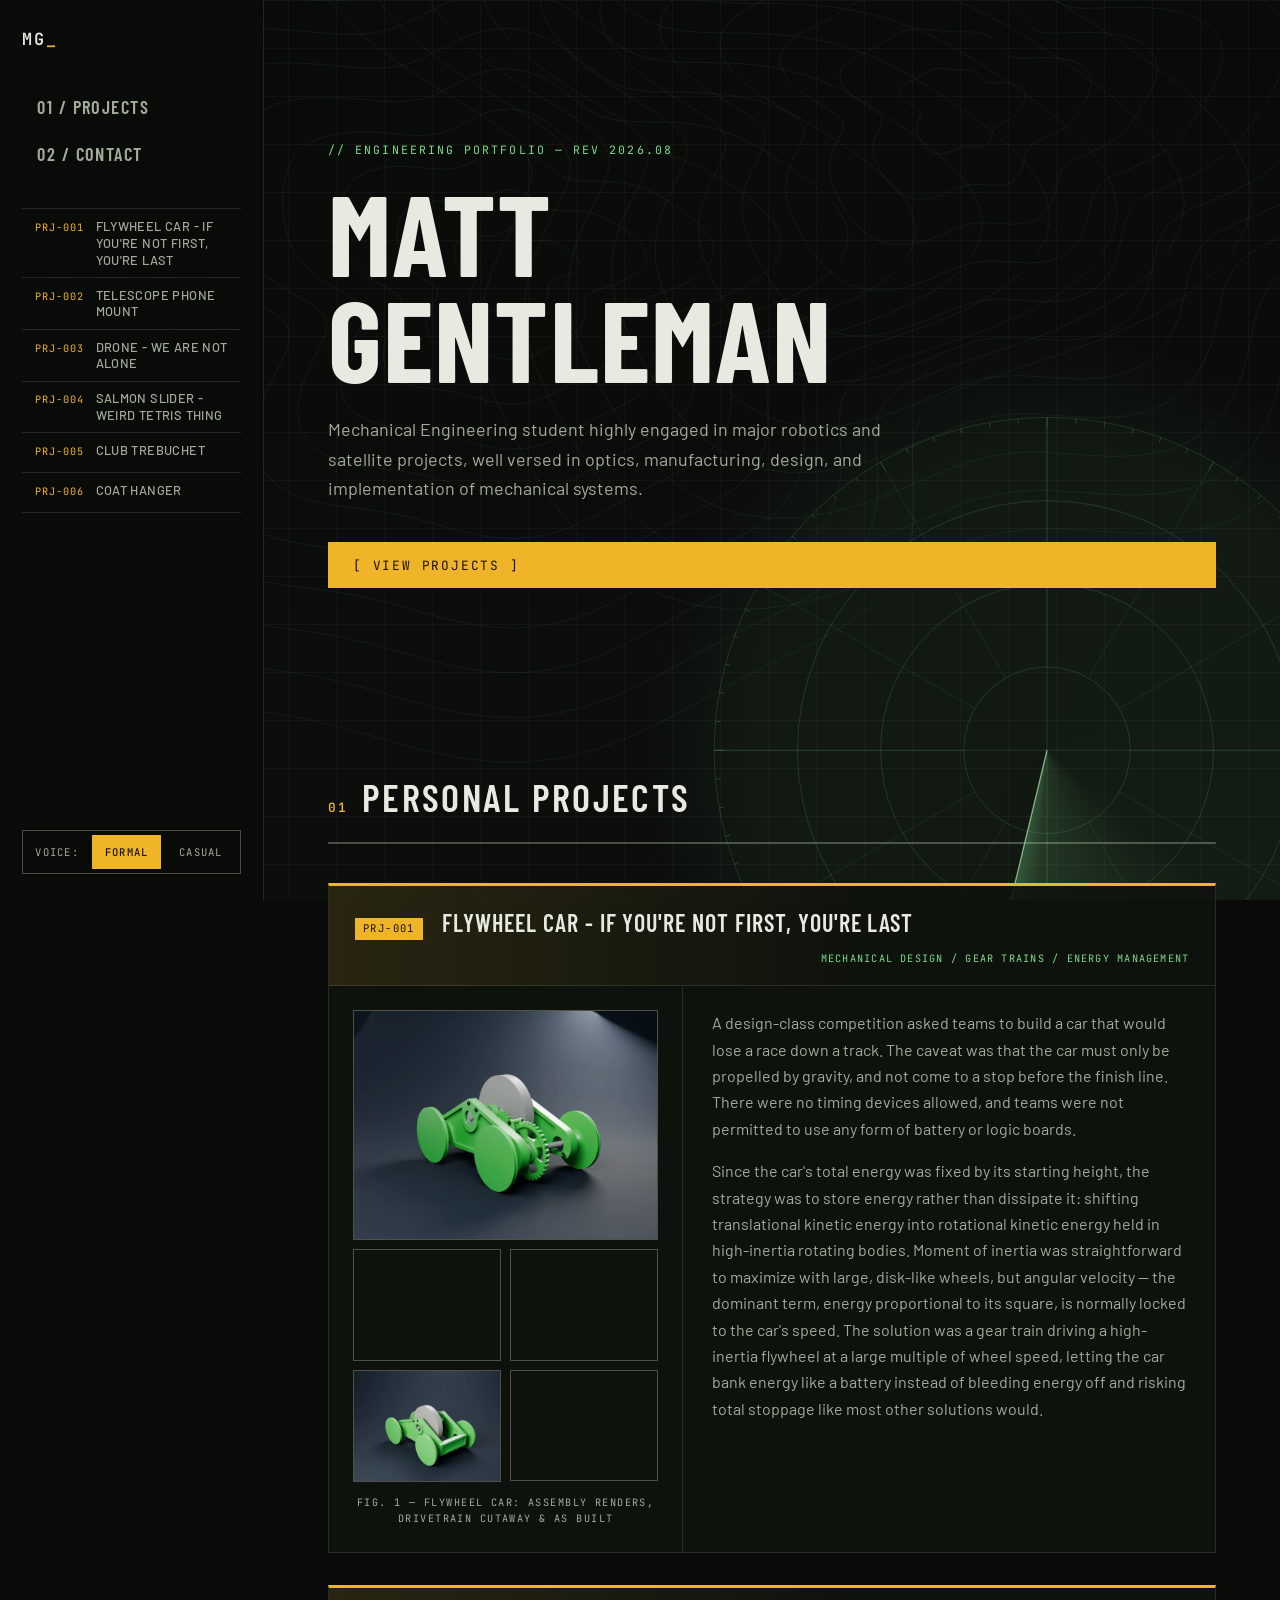
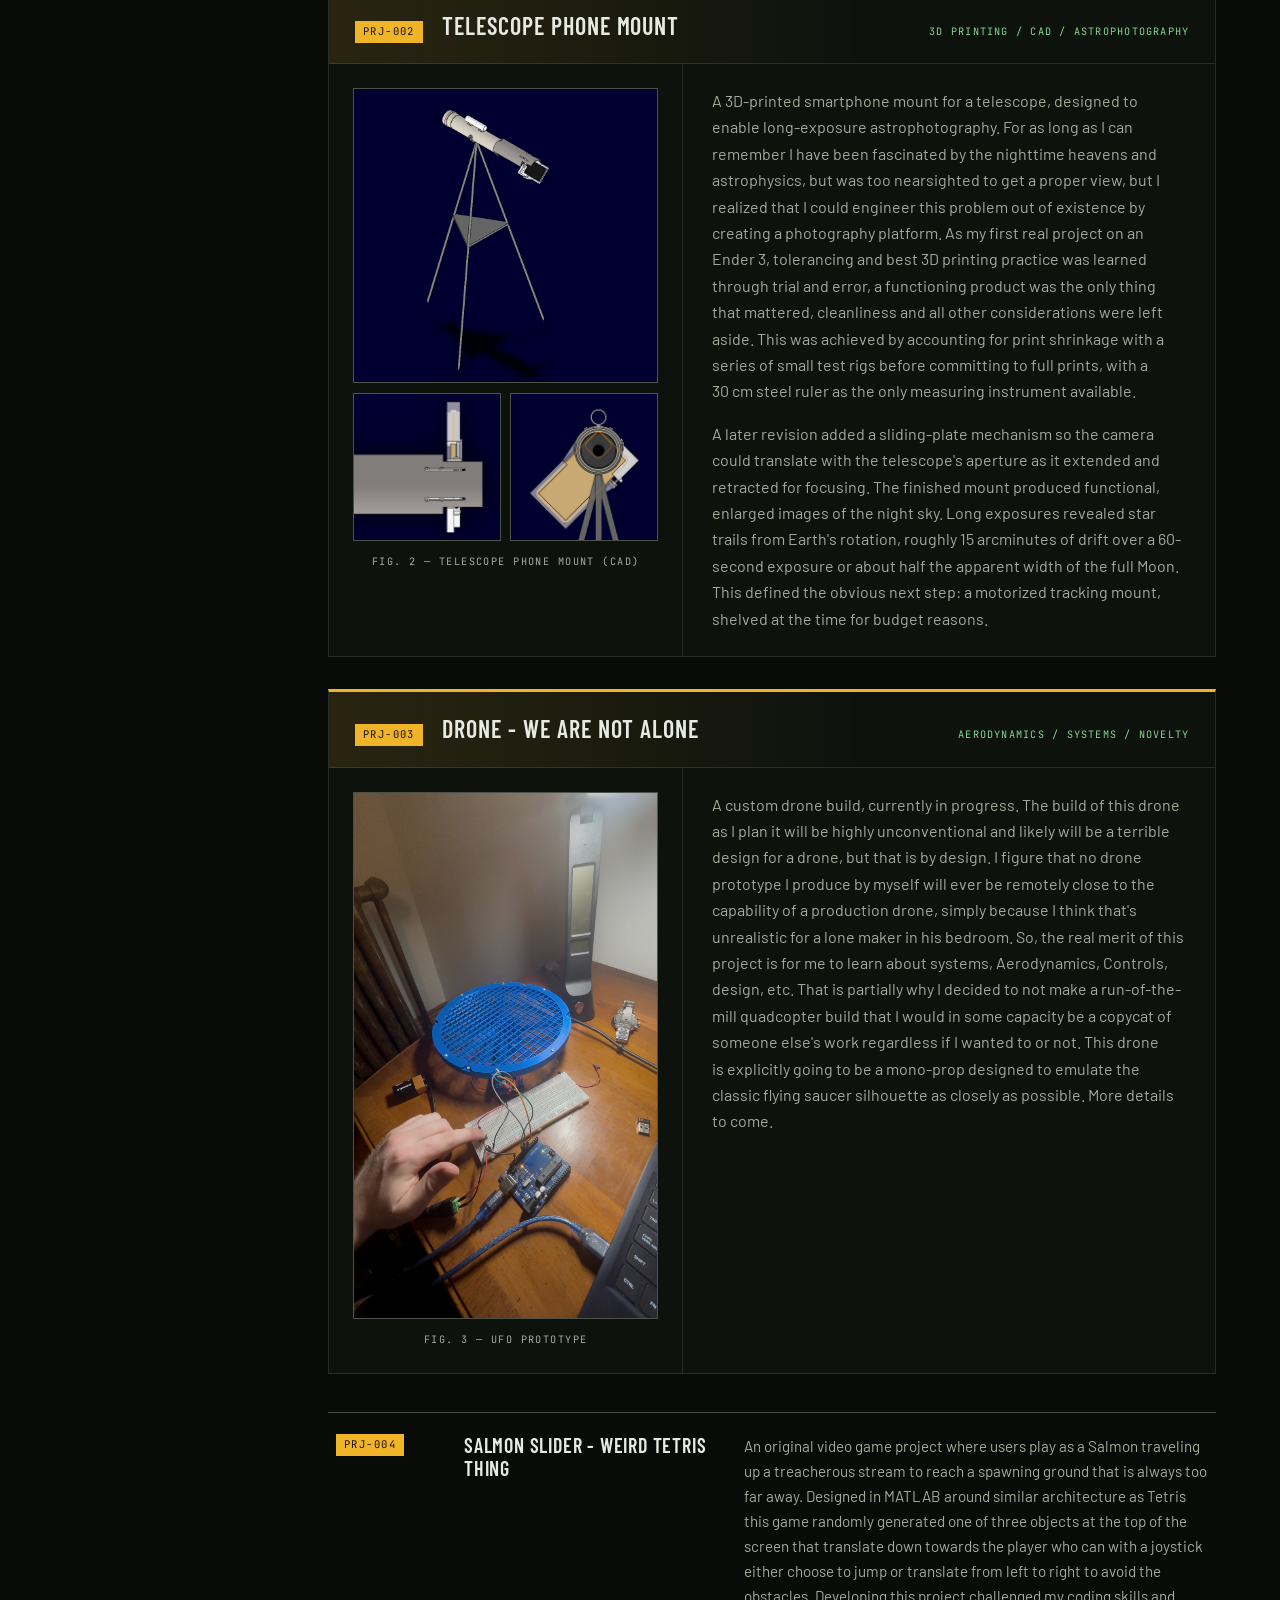
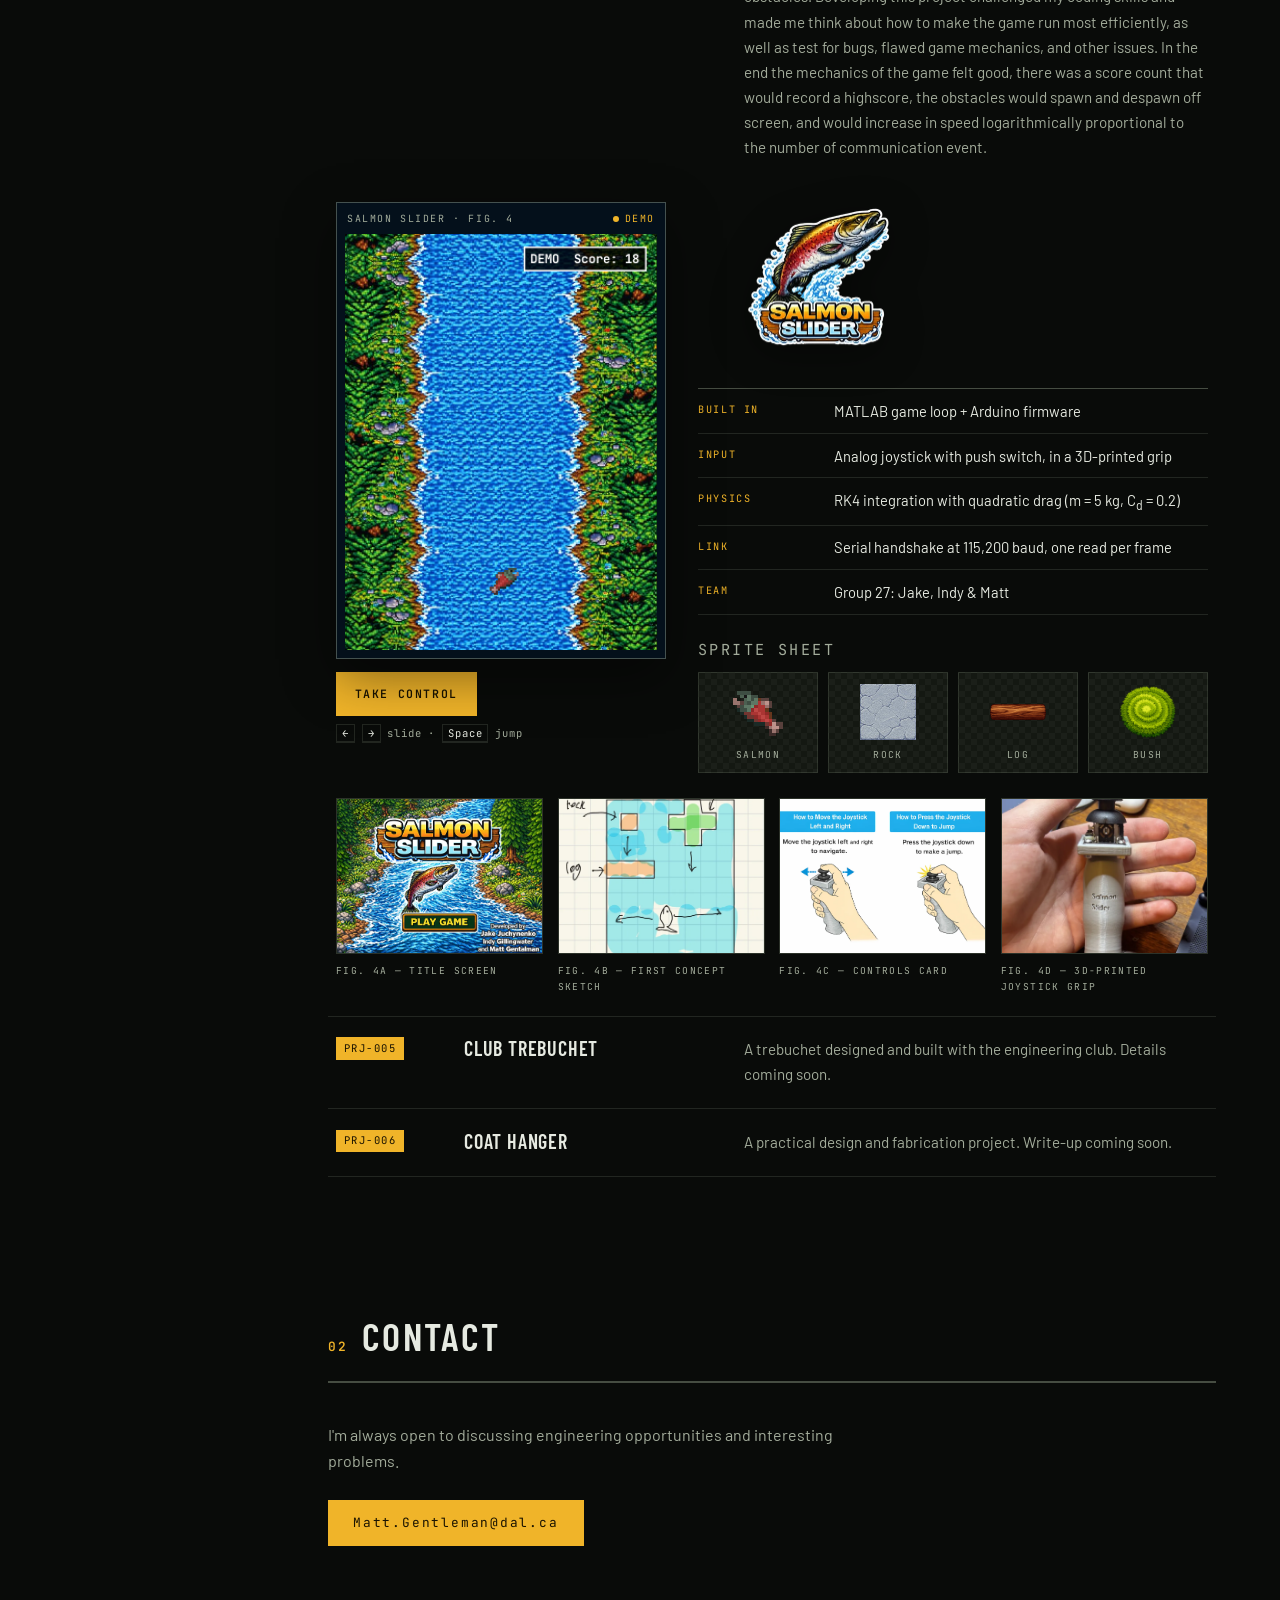
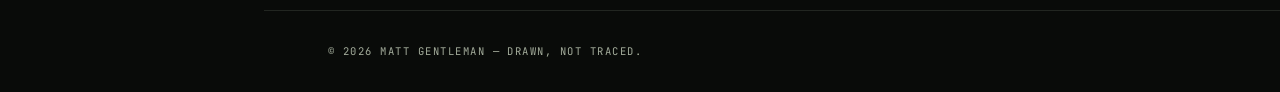
<file: Sentinel/index.html>
<!DOCTYPE html>
<html lang="en" data-tone="formal">
<head>
  <meta charset="UTF-8">
  <meta name="viewport" content="width=device-width, initial-scale=1.0">
  <title>Matt Gentleman — Engineering Portfolio</title>
  <meta name="description" content="Engineering portfolio of Matt Gentleman — design, 3D printing, and mechanical projects.">
  <meta name="color-scheme" content="dark">
  <link rel="icon" href="data:image/svg+xml,%3Csvg xmlns='http://www.w3.org/2000/svg' viewBox='0 0 32 32'%3E%3Crect width='32' height='32' fill='%230b0f17'/%3E%3Ctext x='16' y='22' text-anchor='middle' font-family='monospace' font-size='16' font-weight='700' fill='%23e8eef8'%3EMG%3C/text%3E%3C/svg%3E">
  <link rel="preconnect" href="https://fonts.googleapis.com">
  <link rel="preconnect" href="https://fonts.gstatic.com" crossorigin>
  <link rel="stylesheet" href="https://fonts.googleapis.com/css2?family=Barlow+Condensed:wght@500;600;700&family=Barlow:wght@400;500;600&family=JetBrains+Mono:wght@400;500&display=swap">
  <link rel="stylesheet" href="style.css">
  <link rel="stylesheet" href="../salmon-slider/ss.css">
</head>
<body>
  <canvas id="bg" class="bg" aria-hidden="true"></canvas>

  <div class="shell">

    <!-- ============ RAIL (sticky on desktop) ============ -->
    <header class="rail">
      <a class="rail-name" href="#top">MG<span class="cursor">_</span></a>
      <nav class="rail-links" aria-label="Site">
      <a href="#projects">01 / PROJECTS</a>
      <a href="#contact">02 / CONTACT</a>
    </nav>
      <nav class="rail-index" aria-label="Personal Projects">
        <ul>
          <li><a class="rail-item" href="#prj-001"><span class="index-no">PRJ-001</span><span class="index-title">FLYWHEEL CAR - If you're not first, you're last</span></a></li>
          <li><a class="rail-item" href="#prj-002"><span class="index-no">PRJ-002</span><span class="index-title">TELESCOPE PHONE MOUNT</span></a></li>
          <li><a class="rail-item" href="#prj-003"><span class="index-no">PRJ-003</span><span class="index-title">DRONE - we are not alone</span></a></li>
          <li><a class="rail-item" href="#prj-004"><span class="index-no">PRJ-004</span><span class="index-title">SALMON SLIDER - weird Tetris thing</span></a></li>
          <li><a class="rail-item" href="#prj-005"><span class="index-no">PRJ-005</span><span class="index-title">CLUB TREBUCHET</span></a></li>
          <li><a class="rail-item" href="#prj-006"><span class="index-no">PRJ-006</span><span class="index-title">COAT HANGER</span></a></li>
        </ul>
      </nav>
      <div class="tone-toggle" role="group" aria-label="Tone of voice">
        <span class="tone-label">VOICE:</span>
        <button type="button" class="tone-btn" data-set-tone="formal" aria-pressed="true">FORMAL</button>
        <span class="tone-sep">/</span>
        <button type="button" class="tone-btn" data-set-tone="informal" aria-pressed="false">CASUAL</button>
      </div>
    </header>

    <main id="top" class="content">

      <!-- ============ HERO ============ -->
      <section class="hero">
        <p class="hero-meta">// ENGINEERING PORTFOLIO — REV 2026.08</p>
        <h1>MATT GENTLEMAN</h1>
        <p class="hero-sub formal">
        Mechanical Engineering student highly engaged in major robotics and satellite projects,
        well versed in optics, manufacturing, design, and implementation of mechanical systems.
      </p>
      <p class="hero-sub informal">
        Mechanical Engineering student fighting against Instagram reels to stay "locked-in" as the kids would say,
        my mom thinks I'm pretty smart, maybe you will too. I'm really good at Jeopardy, and opening glass bottles
        with random objects so long as they are rigid. Anyway, here's some cool stuff I've made.
      </p>
        <a class="hero-cta" href="#projects">[ VIEW PROJECTS ]</a>
      </section>

      <!-- ============ PROJECTS ============ -->
      <section id="projects" class="section">
        <h2 class="section-title"><span class="sec-num">01</span>Personal Projects</h2>

        <article id="prj-001" class="dossier reveal">
          <header class="dossier-head">
            <span class="drawing-no">PRJ-001</span>
            <h3>FLYWHEEL CAR - If you're not first, you're last</h3>
            <span class="project-tags">MECHANICAL DESIGN / GEAR TRAINS / ENERGY MANAGEMENT</span>
          </header>
          <div class="dossier-grid">
            <figure class="dossier-media">
            <a href="../images/flycar-hero.webp" target="_blank" rel="noopener"><img src="../images/flycar-hero.webp" alt="Render of the flywheel car assembly: green 3D-printed chassis on four wheels with the grey flywheel between the rails" width="1600" height="1200" loading="lazy" decoding="async"></a>
            <div style="display:grid;grid-template-columns:1fr 1fr;gap:0.6rem;margin-top:0.6rem;">
              <a href="../images/flycar-drivetrain.webp" target="_blank" rel="noopener"><img src="../images/flycar-drivetrain.webp" alt="Drivetrain cutaway with the chassis hidden: 35-tooth drive gear on the front axle, compound 15/25-tooth middle gear, and the 15-tooth gear on the flywheel shaft" width="1600" height="1200" loading="lazy" decoding="async"></a>
              <a href="../images/flycar-top.webp" target="_blank" rel="noopener"><img src="../images/flycar-top.webp" alt="Overhead render showing the gear train packaged between the chassis rails beside the flywheel" width="1600" height="1200" loading="lazy" decoding="async"></a>
              <a href="../images/flycar-rear.webp" target="_blank" rel="noopener"><img src="../images/flycar-rear.webp" alt="Rear three-quarter render of the flywheel car" width="1600" height="1200" loading="lazy" decoding="async"></a>
              <a href="../FLywheelCar1.jpeg" target="_blank" rel="noopener"><img src="../FLywheelCar1.jpeg" alt="The printed flywheel car, as built" width="1600" height="2133" style="aspect-ratio:4/3;object-fit:cover;" loading="lazy" decoding="async"></a>
            </div>
            <figcaption>FIG. 1 — FLYWHEEL CAR: ASSEMBLY RENDERS, DRIVETRAIN CUTAWAY &amp; AS BUILT</figcaption>
          </figure>
            <div class="dossier-body">
              <div class="formal">
              <p>
                A design-class competition asked teams to build a car that would lose
                a race down a track. The caveat was that the car must only be propelled by gravity,
                and not come to a stop before the finish line. There were no timing devices allowed,
                and teams were not permitted to use any form of battery or logic boards.
              </p>
              <p>
                Since the car's total energy was fixed by its starting height, the strategy was to
                store energy rather than dissipate it: shifting translational kinetic energy into
                rotational kinetic energy held in high-inertia rotating bodies. Moment of inertia
                was straightforward to maximize with large, disk-like wheels, but angular velocity —
                the dominant term, energy proportional to its square, is normally locked to the car's
                speed. The solution was a gear train driving a high-inertia flywheel at a large multiple of
                wheel speed, letting the car bank energy like a battery instead of bleeding energy off and
                risking total stoppage like most other solutions would.
              </p>
            </div>
            <div class="informal">
              <p>
                Great competition premise: build a gravity-powered car that loses the race.
                Slowest car down the track wins — but it still has to cross the finish line. No
                timers, no microcontrollers, no cheating.
              </p>
              <p>
                My thinking: ignoring friction, and all other things you are NOT supposed to
                ignore, the energy budget is effectively locked the moment the car sits at the top of
                the ramp. So instead of burning energy off with friction, why not stash it somewhere?
                Enter the heavy spinning body, or as industry pros like me call it: a flywheel. Angular
                kinetic energy scales with the square of spin speed, so I MacGyvered up a big
                chunky puck-like thing to spin far faster than the wheels using a gear train I designed
                on TinkerCAD of all places. The car siphons its own speed into a spinning battery and
                crawls across the line in last and not so fast.
              </p>
            </div>
            </div>
          </div>
        </article>

        <article id="prj-002" class="dossier reveal">
          <header class="dossier-head">
            <span class="drawing-no">PRJ-002</span>
            <h3>TELESCOPE PHONE MOUNT</h3>
            <span class="project-tags">3D PRINTING / CAD / ASTROPHOTOGRAPHY</span>
          </header>
          <div class="dossier-grid">
            <figure class="dossier-media">
            <img src="../images/telescope-mount-assembly.png" alt="CAD render of the 3D-printed phone mount on the telescope and tripod" width="892" height="862" loading="lazy" decoding="async">
            <div style="display:grid;grid-template-columns:1fr 1fr;gap:0.6rem;margin-top:0.6rem;">
              <img src="../images/telescope-mount-top.png" alt="Top view of the mount clamped around the eyepiece tube" width="600" height="600" loading="lazy" decoding="async">
              <img src="../images/telescope-mount-front.png" alt="Front view down the tube showing the phone aligned to the eyepiece" width="600" height="600" loading="lazy" decoding="async">
            </div>
            <figcaption>FIG. 2 — TELESCOPE PHONE MOUNT (CAD)</figcaption>
          </figure>
            <div class="dossier-body">
              <div class="formal">
              <p>
                A 3D-printed smartphone mount for a telescope, designed to enable long-exposure
                astrophotography. For as long as I can remember I have been fascinated by the
                nighttime heavens and astrophysics, but was too nearsighted to get a proper view,
                but I realized that I could engineer this problem out of existence by creating a
                photography platform. As my first real project on an Ender 3, tolerancing and best
                3D printing practice was learned through trial and error, a functioning product
                was the only thing that mattered, cleanliness and all other considerations were
                left aside. This was achieved by accounting for print shrinkage with a series of
                small test rigs before committing to full prints, with a 30&nbsp;cm steel ruler
                as the only measuring instrument available.
              </p>
              <p>
                A later revision added a sliding-plate mechanism so the camera could translate with
                the telescope's aperture as it extended and retracted for focusing. The finished
                mount produced functional, enlarged images of the night sky. Long exposures revealed
                star trails from Earth's rotation, roughly 15 arcminutes of drift over a 60-second
                exposure or about half the apparent width of the full Moon. This defined the obvious
                next step: a motorized tracking mount, shelved at the time for budget reasons.
              </p>
            </div>
            <div class="informal">
              <p>
                I'm a complete astronomy and astrophysics nerd, but have this cruel dilemma where I
                cannot see stars very well. Until one day my uncle's telescope landed in my hands I
                immediately wanted to do nothing else but look up, and photograph everything so I
                could share this experience with others. First thing I ever made on my Ender 3, so
                every lesson arrived the fun way: shrinkage, tolerances, and the hard limits of
                measuring things with a 30&nbsp;cm ruler. Many tiny test prints died so the final
                part could live, like mechanical Darwinism.
              </p>
              <p>
                By the time I designed the phone cradle I'd leveled up enough that it fit perfectly
                on the first try (it helps that phone dimensions are public information). I was so excited
                to make the first version of the mount that I forgot the entire looking-piece moves as
                the aperture is adjusted for focusing and so version one had to go the way of the Dinosaur.
                Version two used a little sliding plate that could be tightened to its track by the four
                bolts that held it on there, a simple mechanism, but hey, whatever works, and it did.
                The exposures were beautiful, except every star had a tail: Earth's rotation drags them
                about 15 arcminutes across a 60-second exposure, half a full Moon's width. The fix
                is a motorized tracking mount, which was completely outside the budget of a little guy
                who'd just blown all his pocket change on a 3D printer.
              </p>
            </div>
            </div>
          </div>
        </article>

        <article id="prj-003" class="dossier reveal">
          <header class="dossier-head">
            <span class="drawing-no">PRJ-003</span>
            <h3>DRONE - we are not alone</h3>
            <span class="project-tags">AERODYNAMICS / SYSTEMS / NOVELTY</span>
          </header>
          <div class="dossier-grid">
            <figure class="dossier-media">
            <img src="../UFO.jpg" alt="3D printed fan on desk" width="1179" height="2042" loading="lazy" decoding="async">
            <figcaption>FIG. 3 — UFO PROTOTYPE</figcaption>
          </figure>
            <div class="dossier-body">
              <div class="formal">
              <p>
                A custom drone build, currently in progress. The build of this drone as I
            plan it will be highly unconventional and likely will be a terrible design for a drone,
            but that is by design. I figure that no drone prototype I produce by myself will ever be
            remotely close to the capability of a production drone, simply because I think that's
            unrealistic for a lone maker in his bedroom. So, the real merit of this project is for me
            to learn about systems, Aerodynamics, Controls, design, etc. That is partially why I decided
            to not make a run-of-the-mill quadcopter build that I would in some capacity be a copycat
            of someone else's work regardless if I wanted to or not. This drone is explicitly going to be
            a mono-prop designed to emulate the classic flying saucer silhouette as closely as possible. More details
            to come.
              </p>
            </div>
            <div class="informal">
              <p>
                Currently a figment of my imagination. This guy is explicitly designed to look
            funny for the stated purpose of being different, so I can't watch a 3 hour long step-by-step
            YouTube video on how to build a boring quadcopter. This guy is literally titled as "UFO" in my
            folders so you should not be surprised when I say that it'll be in the classic Roswell New Mexico
            flying saucer likeness. I'm probably going to have a PID that controls some counterweights to tilt
            it so it can like steer and stuff.
              </p>
            </div>
            </div>
          </div>
        </article>

        <!-- ---- Placeholder projects. PLACEHOLDER COPY — replace with real write-ups. ---- -->
        <div class="mini-list">

        <article id="prj-004" class="mini-project reveal ss-feature">
          <span class="drawing-no">PRJ-004</span>
          <h3>SALMON SLIDER - weird Tetris thing</h3>
          <p class="formal">An original video game project where users play as a Salmon traveling up a treacherous stream
            to reach a spawning ground that is always too far away. Designed in MATLAB around similar architecture as Tetris
            this game randomly generated one of three objects at the top of the screen that translate down towards the player
            who can with a joystick either choose to jump or translate from left to right to avoid the obstacles. Developing
            this project challenged my coding skills and made me think about how to make the game run most efficiently, as
            well as test for bugs, flawed game mechanics, and other issues. In the end the mechanics of the game felt good,
            there was a score count that would record a highscore, the obstacles would spawn and despawn off screen, and
            would increase in speed logarithmically proportional to the number of communication event.</p>
          <p class="informal">Yes, it's a video game about a sliding salmon. No, I will not be elaborating until the write-up is done.</p>
          <div class="ss-showcase" data-ss-assets="../salmon-slider/img/">
            <div class="ss-stage">
              <div class="ss-cabinet" data-label="SALMON SLIDER · FIG. 4">
                <span class="ss-live" aria-hidden="true">DEMO</span>
                <canvas class="ss-canvas" width="300" height="400" tabindex="0" role="img"
                  aria-label="Animated demo of Salmon Slider: a salmon slides and jumps past rocks, logs and bushes floating down a river. Select it to play with the arrow keys and space bar."></canvas>
              </div>
              <div class="ss-controls">
                <button type="button" class="ss-btn" data-ss-toggle aria-pressed="false">Take control</button>
                <span class="ss-hint"><kbd>&larr;</kbd> <kbd>&rarr;</kbd> slide &middot; <kbd>Space</kbd> jump</span>
              </div>
              <div class="ss-pad" role="group" aria-label="On-screen joystick">
                <button type="button" data-ss-pad="left" aria-label="Slide left">&#9664;</button>
                <button type="button" data-ss-pad="jump">JUMP</button>
                <button type="button" data-ss-pad="right" aria-label="Slide right">&#9654;</button>
              </div>
            </div>
            <div class="ss-side">
              <img class="ss-logo" src="../salmon-slider/img/logo.webp" alt="Salmon Slider logo" width="480" height="329" loading="lazy" decoding="async">
              <dl class="ss-specs">
                <div><dt>BUILT IN</dt><dd>MATLAB game loop + Arduino firmware</dd></div>
                <div><dt>INPUT</dt><dd>Analog joystick with push switch, in a 3D-printed grip</dd></div>
                <div><dt>PHYSICS</dt><dd>RK4 integration with quadratic drag (m = 5&nbsp;kg, C<sub>d</sub> = 0.2)</dd></div>
                <div><dt>LINK</dt><dd>Serial handshake at 115,200 baud, one read per frame</dd></div>
                <div><dt>TEAM</dt><dd>Group 27: Jake, Indy &amp; Matt</dd></div>
              </dl>
              <div>
                <p class="ss-kicker">SPRITE SHEET</p>
                <ul class="ss-sprites">
                  <li><img class="ss-pixel" src="../salmon-slider/img/salmon.png" alt="" width="160" height="160" loading="lazy"><span>Salmon</span></li>
                  <li><img src="../salmon-slider/img/rock.jpg" alt="" width="192" height="192" loading="lazy"><span>Rock</span></li>
                  <li><img src="../salmon-slider/img/log.png" alt="" width="384" height="108" loading="lazy"><span>Log</span></li>
                  <li><img src="../salmon-slider/img/bush.png" alt="" width="256" height="241" loading="lazy"><span>Bush</span></li>
                </ul>
              </div>
            </div>
            <ul class="ss-gallery">
              <li><figure><a href="../salmon-slider/img/title-screen.webp" target="_blank" rel="noopener"><img src="../salmon-slider/img/title-screen.webp" alt="Salmon Slider title screen: a pixel-art salmon leaping up a forest river under the game logo" width="1200" height="800" loading="lazy" decoding="async"></a><figcaption>FIG. 4A — Title screen</figcaption></figure></li>
              <li><figure><a href="../salmon-slider/img/concept-sketch.webp" target="_blank" rel="noopener"><img src="../salmon-slider/img/concept-sketch.webp" alt="Hand-drawn concept sketch of the game screen showing a rock, log and tree falling toward the fish" width="900" height="873" loading="lazy" decoding="async"></a><figcaption>FIG. 4B — First concept sketch</figcaption></figure></li>
              <li><figure><a href="../salmon-slider/img/controls.webp" target="_blank" rel="noopener"><img src="../salmon-slider/img/controls.webp" alt="Instruction card: move the joystick left and right to navigate, press it down to jump" width="1200" height="800" loading="lazy" decoding="async"></a><figcaption>FIG. 4C — Controls card</figcaption></figure></li>
              <li class="ss-tall"><figure><a href="../salmon-slider/img/controller.webp" target="_blank" rel="noopener"><img src="../salmon-slider/img/controller.webp" alt="The 3D-printed joystick grip embossed with Salmon Slider, held in a hand" width="900" height="1200" loading="lazy" decoding="async"></a><figcaption>FIG. 4D — 3D-printed joystick grip</figcaption></figure></li>
            </ul>
          </div>
        </article>

        <article id="prj-005" class="mini-project reveal">
          <span class="drawing-no">PRJ-005</span>
          <h3>CLUB TREBUCHET</h3>
          <p class="formal">A trebuchet designed and built with the engineering club. Details coming soon.</p>
          <p class="informal">The engineering club built a trebuchet. Objects were launched. Lessons were learned. Details soon.</p>
        </article>

        <article id="prj-006" class="mini-project reveal">
          <span class="drawing-no">PRJ-006</span>
          <h3>COAT HANGER</h3>
          <p class="formal">A practical design and fabrication project. Write-up coming soon.</p>
          <p class="informal">Sometimes engineering is just needing somewhere to hang your coat. More soon.</p>
        </article>

        </div>
      </section>

      <!-- ============ CONTACT ============ -->
      <section id="contact" class="section contact">
        <h2 class="section-title"><span class="sec-num">02</span>Contact</h2>
        <p class="formal">I'm always open to discussing engineering opportunities and interesting problems.</p>
      <p class="informal">If any of this made you smile (or raise an eyebrow), let's talk.</p>
        <a class="contact-btn" href="mailto:Matt.Gentleman@dal.ca">Matt.Gentleman@dal.ca</a>
        <!-- Add LinkedIn / GitHub links here -->
      </section>

      <footer class="footer">
        <p>© 2026 MATT GENTLEMAN — DRAWN, NOT TRACED.</p>
      </footer>
    </main>
  </div>

  <script src="background.js" defer></script>
  <script src="script.js" defer></script>
  <script src="../salmon-slider/ss.js" defer></script>
</body>
</html>
</file>
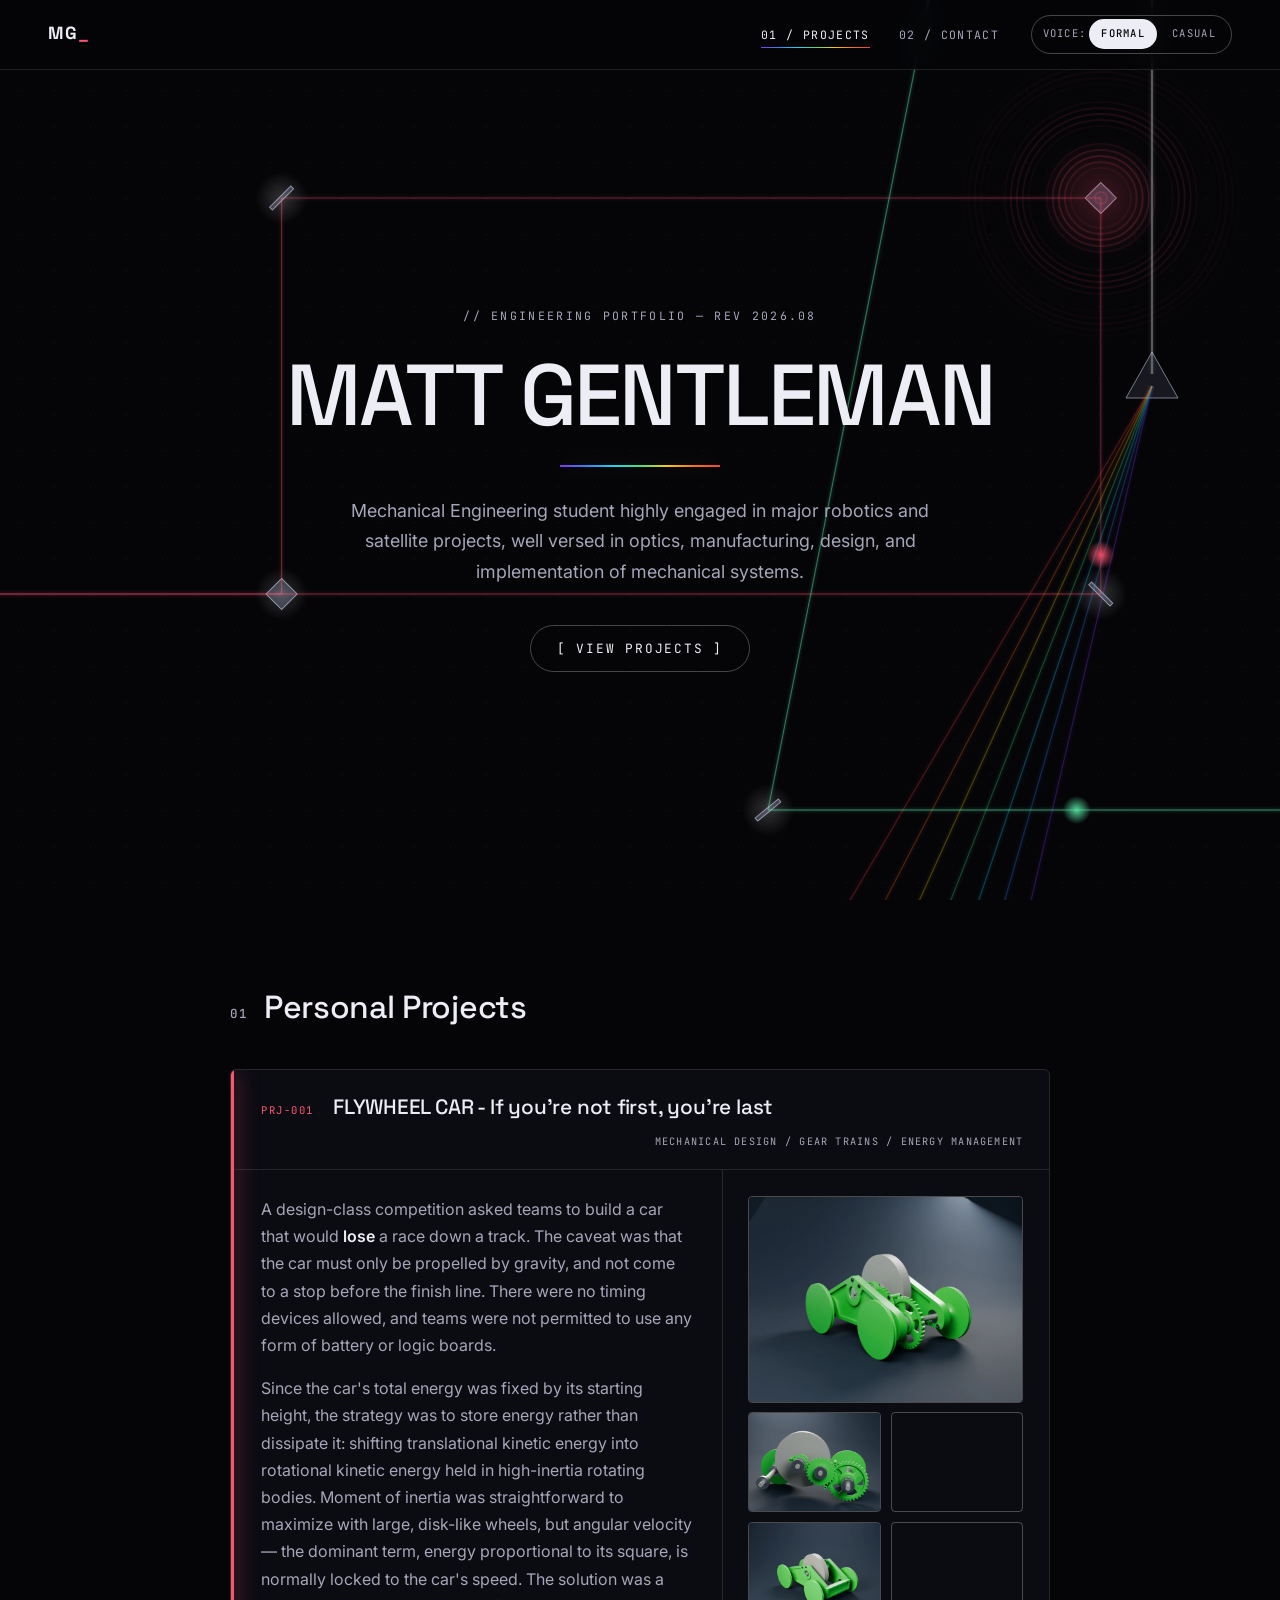
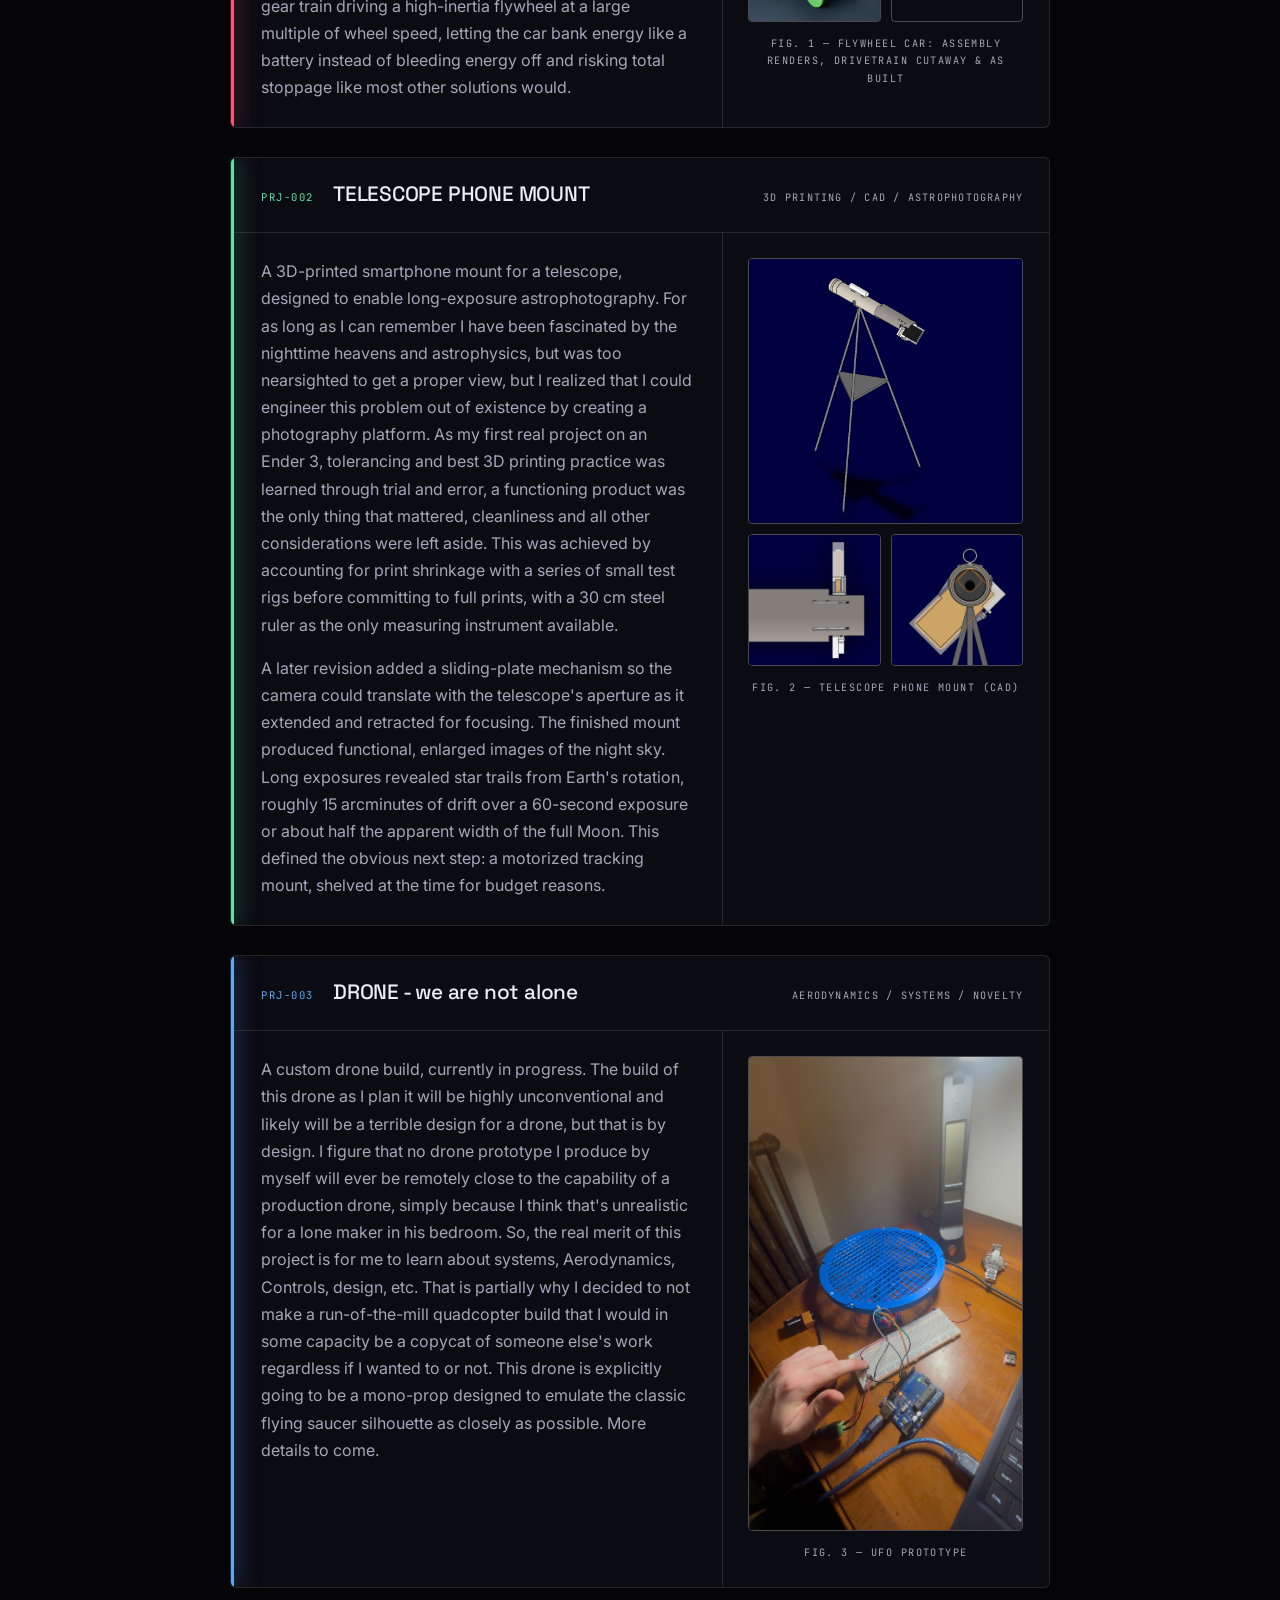
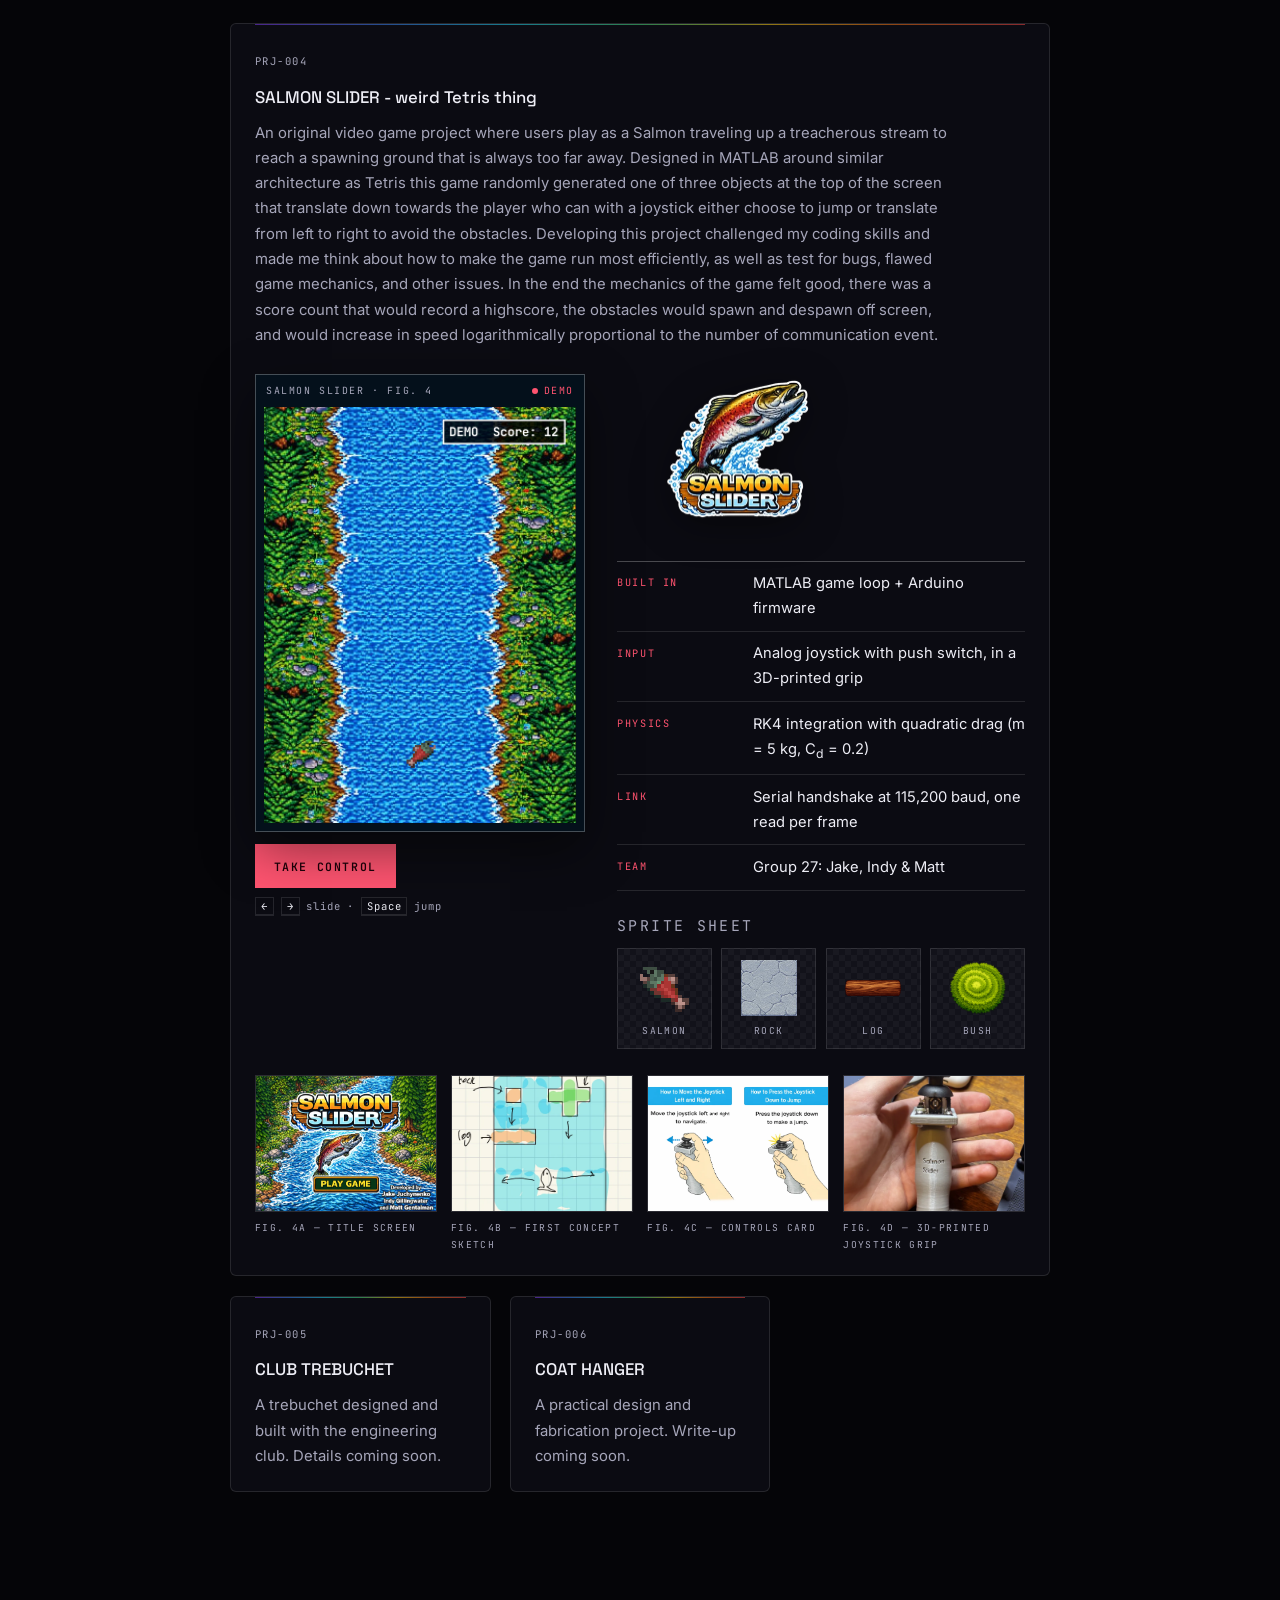
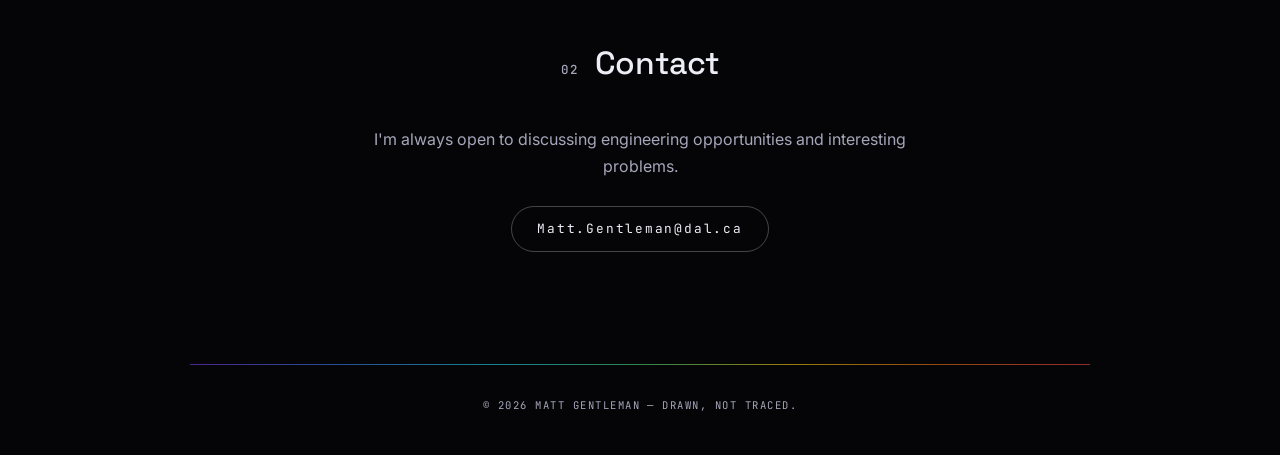
<file: Spectrum/index.html>
<!DOCTYPE html>
<html lang="en" data-tone="formal">
<head>
  <meta charset="UTF-8">
  <meta name="viewport" content="width=device-width, initial-scale=1.0">
  <title>Matt Gentleman — Engineering Portfolio</title>
  <meta name="description" content="Engineering portfolio of Matt Gentleman — design, 3D printing, and mechanical projects.">
  <meta name="color-scheme" content="dark">
  <link rel="icon" href="data:image/svg+xml,%3Csvg xmlns='http://www.w3.org/2000/svg' viewBox='0 0 32 32'%3E%3Crect width='32' height='32' fill='%230b0f17'/%3E%3Ctext x='16' y='22' text-anchor='middle' font-family='monospace' font-size='16' font-weight='700' fill='%23e8eef8'%3EMG%3C/text%3E%3C/svg%3E">
  <link rel="preconnect" href="https://fonts.googleapis.com">
  <link rel="preconnect" href="https://fonts.gstatic.com" crossorigin>
  <link rel="stylesheet" href="https://fonts.googleapis.com/css2?family=Space+Grotesk:wght@400;500;600;700&family=Inter:wght@400;500;600&family=JetBrains+Mono:wght@400;500&display=swap">
  <link rel="stylesheet" href="style.css">
  <link rel="stylesheet" href="../salmon-slider/ss.css">
</head>
<body>
  <canvas id="bg" class="bg" aria-hidden="true"></canvas>

  <header class="nav">
    <a class="nav-name" href="#top">MG<span class="cursor">_</span></a>
    <nav class="nav-links" aria-label="Site">
      <a href="#projects">01 / PROJECTS</a>
      <a href="#contact">02 / CONTACT</a>
    </nav>
    <div class="tone-toggle" role="group" aria-label="Tone of voice">
        <span class="tone-label">VOICE:</span>
        <button type="button" class="tone-btn" data-set-tone="formal" aria-pressed="true">FORMAL</button>
        <span class="tone-sep">/</span>
        <button type="button" class="tone-btn" data-set-tone="informal" aria-pressed="false">CASUAL</button>
      </div>
  </header>

  <main id="top">

    <!-- ============ HERO ============ -->
    <section class="hero">
      <p class="hero-meta">// ENGINEERING PORTFOLIO — REV 2026.08</p>
      <h1>MATT GENTLEMAN</h1>
      <span class="spectrum-rule" aria-hidden="true"></span>
      <p class="hero-sub formal">
        Mechanical Engineering student highly engaged in major robotics and satellite projects,
        well versed in optics, manufacturing, design, and implementation of mechanical systems.
      </p>
      <p class="hero-sub informal">
        Mechanical Engineering student fighting against Instagram reels to stay "locked-in" as the kids would say,
        my mom thinks I'm pretty smart, maybe you will too. I'm really good at Jeopardy, and opening glass bottles
        with random objects so long as they are rigid. Anyway, here's some cool stuff I've made.
      </p>
      <a class="hero-cta" href="#projects">[ VIEW PROJECTS ]</a>
    </section>

    <!-- ============ PROJECTS ============ -->
    <section id="projects" class="section">
      <h2 class="section-title"><span class="sec-num">01</span> Personal Projects</h2>

      <article id="prj-001" class="project band-r reveal">
        <header class="project-head">
          <span class="drawing-no">PRJ-001</span>
          <h3>FLYWHEEL CAR - If you're not first, you're last</h3>
          <span class="project-tags">MECHANICAL DESIGN / GEAR TRAINS / ENERGY MANAGEMENT</span>
        </header>
        <div class="project-grid2">
          <div class="project-body">
            <div class="formal">
              <p>
                A design-class competition asked teams to build a car that would <em>lose</em>
                a race down a track. The caveat was that the car must only be propelled by gravity,
                and not come to a stop before the finish line. There were no timing devices allowed,
                and teams were not permitted to use any form of battery or logic boards.
              </p>
              <p>
                Since the car's total energy was fixed by its starting height, the strategy was to
                store energy rather than dissipate it: shifting translational kinetic energy into
                rotational kinetic energy held in high-inertia rotating bodies. Moment of inertia
                was straightforward to maximize with large, disk-like wheels, but angular velocity —
                the dominant term, energy proportional to its square, is normally locked to the car's
                speed. The solution was a gear train driving a high-inertia flywheel at a large multiple of
                wheel speed, letting the car bank energy like a battery instead of bleeding energy off and
                risking total stoppage like most other solutions would.
              </p>
            </div>
            <div class="informal">
              <p>
                Great competition premise: build a gravity-powered car that <em>loses</em> the race.
                Slowest car down the track wins — but it still has to cross the finish line. No
                timers, no microcontrollers, no cheating.
              </p>
              <p>
                My thinking: ignoring friction, and all other things you are <em>NOT</em> supposed to
                ignore, the energy budget is effectively locked the moment the car sits at the top of
                the ramp. So instead of burning energy off with friction, why not stash it somewhere?
                Enter the heavy spinning body, or as industry pros like me call it: a flywheel. Angular
                kinetic energy scales with the <em>square</em> of spin speed, so I MacGyvered up a big
                chunky puck-like thing to spin far faster than the wheels using a gear train I designed
                on TinkerCAD of all places. The car siphons its own speed into a spinning battery and
                crawls across the line in last and not so fast.
              </p>
            </div>
          </div>
          <figure class="project-media">
            <a href="../images/flycar-hero.webp" target="_blank" rel="noopener"><img src="../images/flycar-hero.webp" alt="Render of the flywheel car assembly: green 3D-printed chassis on four wheels with the grey flywheel between the rails" width="1600" height="1200" loading="lazy" decoding="async"></a>
            <div style="display:grid;grid-template-columns:1fr 1fr;gap:0.6rem;margin-top:0.6rem;">
              <a href="../images/flycar-drivetrain.webp" target="_blank" rel="noopener"><img src="../images/flycar-drivetrain.webp" alt="Drivetrain cutaway with the chassis hidden: 35-tooth drive gear on the front axle, compound 15/25-tooth middle gear, and the 15-tooth gear on the flywheel shaft" width="1600" height="1200" loading="lazy" decoding="async"></a>
              <a href="../images/flycar-top.webp" target="_blank" rel="noopener"><img src="../images/flycar-top.webp" alt="Overhead render showing the gear train packaged between the chassis rails beside the flywheel" width="1600" height="1200" loading="lazy" decoding="async"></a>
              <a href="../images/flycar-rear.webp" target="_blank" rel="noopener"><img src="../images/flycar-rear.webp" alt="Rear three-quarter render of the flywheel car" width="1600" height="1200" loading="lazy" decoding="async"></a>
              <a href="../FLywheelCar1.jpeg" target="_blank" rel="noopener"><img src="../FLywheelCar1.jpeg" alt="The printed flywheel car, as built" width="1600" height="2133" style="aspect-ratio:4/3;object-fit:cover;" loading="lazy" decoding="async"></a>
            </div>
            <figcaption>FIG. 1 — FLYWHEEL CAR: ASSEMBLY RENDERS, DRIVETRAIN CUTAWAY &amp; AS BUILT</figcaption>
          </figure>
        </div>
      </article>

      <article id="prj-002" class="project band-g reveal">
        <header class="project-head">
          <span class="drawing-no">PRJ-002</span>
          <h3>TELESCOPE PHONE MOUNT</h3>
          <span class="project-tags">3D PRINTING / CAD / ASTROPHOTOGRAPHY</span>
        </header>
        <div class="project-grid2">
          <div class="project-body">
            <div class="formal">
              <p>
                A 3D-printed smartphone mount for a telescope, designed to enable long-exposure
                astrophotography. For as long as I can remember I have been fascinated by the
                nighttime heavens and astrophysics, but was too nearsighted to get a proper view,
                but I realized that I could engineer this problem out of existence by creating a
                photography platform. As my first real project on an Ender 3, tolerancing and best
                3D printing practice was learned through trial and error, a functioning product
                was the only thing that mattered, cleanliness and all other considerations were
                left aside. This was achieved by accounting for print shrinkage with a series of
                small test rigs before committing to full prints, with a 30&nbsp;cm steel ruler
                as the only measuring instrument available.
              </p>
              <p>
                A later revision added a sliding-plate mechanism so the camera could translate with
                the telescope's aperture as it extended and retracted for focusing. The finished
                mount produced functional, enlarged images of the night sky. Long exposures revealed
                star trails from Earth's rotation, roughly 15 arcminutes of drift over a 60-second
                exposure or about half the apparent width of the full Moon. This defined the obvious
                next step: a motorized tracking mount, shelved at the time for budget reasons.
              </p>
            </div>
            <div class="informal">
              <p>
                I'm a complete astronomy and astrophysics nerd, but have this cruel dilemma where I
                cannot see stars very well. Until one day my uncle's telescope landed in my hands I
                immediately wanted to do nothing else but look up, and photograph everything so I
                could share this experience with others. First thing I ever made on my Ender 3, so
                every lesson arrived the fun way: shrinkage, tolerances, and the hard limits of
                measuring things with a 30&nbsp;cm ruler. Many tiny test prints died so the final
                part could live, like mechanical Darwinism.
              </p>
              <p>
                By the time I designed the phone cradle I'd leveled up enough that it fit perfectly
                on the first try (it helps that phone dimensions are public information). I was so excited
                to make the first version of the mount that I forgot the entire looking-piece moves as
                the aperture is adjusted for focusing and so version one had to go the way of the Dinosaur.
                Version two used a little sliding plate that could be tightened to its track by the four
                bolts that held it on there, a simple mechanism, but hey, whatever works, and it did.
                The exposures were beautiful, except every star had a tail: Earth's rotation drags them
                about 15 arcminutes across a 60-second exposure, half a full Moon's width. The fix
                is a motorized tracking mount, which was completely outside the budget of a little guy
                who'd just blown all his pocket change on a 3D printer.
              </p>
            </div>
          </div>
          <figure class="project-media">
            <img src="../images/telescope-mount-assembly.png" alt="CAD render of the 3D-printed phone mount on the telescope and tripod" width="892" height="862" loading="lazy" decoding="async">
            <div style="display:grid;grid-template-columns:1fr 1fr;gap:0.6rem;margin-top:0.6rem;">
              <img src="../images/telescope-mount-top.png" alt="Top view of the mount clamped around the eyepiece tube" width="600" height="600" loading="lazy" decoding="async">
              <img src="../images/telescope-mount-front.png" alt="Front view down the tube showing the phone aligned to the eyepiece" width="600" height="600" loading="lazy" decoding="async">
            </div>
            <figcaption>FIG. 2 — TELESCOPE PHONE MOUNT (CAD)</figcaption>
          </figure>
        </div>
      </article>

      <article id="prj-003" class="project band-b reveal">
        <header class="project-head">
          <span class="drawing-no">PRJ-003</span>
          <h3>DRONE - we are not alone</h3>
          <span class="project-tags">AERODYNAMICS / SYSTEMS / NOVELTY</span>
        </header>
        <div class="project-grid2">
          <div class="project-body">
            <div class="formal">
              <p>
                A custom drone build, currently in progress. The build of this drone as I
            plan it will be highly unconventional and likely will be a terrible design for a drone,
            but that is by design. I figure that no drone prototype I produce by myself will ever be
            remotely close to the capability of a production drone, simply because I think that's
            unrealistic for a lone maker in his bedroom. So, the real merit of this project is for me
            to learn about systems, Aerodynamics, Controls, design, etc. That is partially why I decided
            to not make a run-of-the-mill quadcopter build that I would in some capacity be a copycat
            of someone else's work regardless if I wanted to or not. This drone is explicitly going to be
            a mono-prop designed to emulate the classic flying saucer silhouette as closely as possible. More details
            to come.
              </p>
            </div>
            <div class="informal">
              <p>
                Currently a figment of my imagination. This guy is explicitly designed to look
            funny for the stated purpose of being different, so I can't watch a 3 hour long step-by-step
            YouTube video on how to build a boring quadcopter. This guy is literally titled as "UFO" in my
            folders so you should not be surprised when I say that it'll be in the classic Roswell New Mexico
            flying saucer likeness. I'm probably going to have a PID that controls some counterweights to tilt
            it so it can like steer and stuff.
              </p>
            </div>
          </div>
          <figure class="project-media">
            <img src="../UFO.jpg" alt="3D printed fan on desk" width="1179" height="2042" loading="lazy" decoding="async">
            <figcaption>FIG. 3 — UFO PROTOTYPE</figcaption>
          </figure>
        </div>
      </article>

      <!-- ---- Placeholder projects. PLACEHOLDER COPY — replace with real write-ups. ---- -->
      <div class="mini-grid">

        <article id="prj-004" class="mini-project reveal ss-feature">
          <span class="drawing-no">PRJ-004</span>
          <h3>SALMON SLIDER - weird Tetris thing</h3>
          <p class="formal">An original video game project where users play as a Salmon traveling up a treacherous stream
            to reach a spawning ground that is always too far away. Designed in MATLAB around similar architecture as Tetris
            this game randomly generated one of three objects at the top of the screen that translate down towards the player
            who can with a joystick either choose to jump or translate from left to right to avoid the obstacles. Developing
            this project challenged my coding skills and made me think about how to make the game run most efficiently, as
            well as test for bugs, flawed game mechanics, and other issues. In the end the mechanics of the game felt good,
            there was a score count that would record a highscore, the obstacles would spawn and despawn off screen, and
            would increase in speed logarithmically proportional to the number of communication event.</p>
          <p class="informal">Yes, it's a video game about a sliding salmon. No, I will not be elaborating until the write-up is done.</p>
          <div class="ss-showcase" data-ss-assets="../salmon-slider/img/">
            <div class="ss-stage">
              <div class="ss-cabinet" data-label="SALMON SLIDER · FIG. 4">
                <span class="ss-live" aria-hidden="true">DEMO</span>
                <canvas class="ss-canvas" width="300" height="400" tabindex="0" role="img"
                  aria-label="Animated demo of Salmon Slider: a salmon slides and jumps past rocks, logs and bushes floating down a river. Select it to play with the arrow keys and space bar."></canvas>
              </div>
              <div class="ss-controls">
                <button type="button" class="ss-btn" data-ss-toggle aria-pressed="false">Take control</button>
                <span class="ss-hint"><kbd>&larr;</kbd> <kbd>&rarr;</kbd> slide &middot; <kbd>Space</kbd> jump</span>
              </div>
              <div class="ss-pad" role="group" aria-label="On-screen joystick">
                <button type="button" data-ss-pad="left" aria-label="Slide left">&#9664;</button>
                <button type="button" data-ss-pad="jump">JUMP</button>
                <button type="button" data-ss-pad="right" aria-label="Slide right">&#9654;</button>
              </div>
            </div>
            <div class="ss-side">
              <img class="ss-logo" src="../salmon-slider/img/logo.webp" alt="Salmon Slider logo" width="480" height="329" loading="lazy" decoding="async">
              <dl class="ss-specs">
                <div><dt>BUILT IN</dt><dd>MATLAB game loop + Arduino firmware</dd></div>
                <div><dt>INPUT</dt><dd>Analog joystick with push switch, in a 3D-printed grip</dd></div>
                <div><dt>PHYSICS</dt><dd>RK4 integration with quadratic drag (m = 5&nbsp;kg, C<sub>d</sub> = 0.2)</dd></div>
                <div><dt>LINK</dt><dd>Serial handshake at 115,200 baud, one read per frame</dd></div>
                <div><dt>TEAM</dt><dd>Group 27: Jake, Indy &amp; Matt</dd></div>
              </dl>
              <div>
                <p class="ss-kicker">SPRITE SHEET</p>
                <ul class="ss-sprites">
                  <li><img class="ss-pixel" src="../salmon-slider/img/salmon.png" alt="" width="160" height="160" loading="lazy"><span>Salmon</span></li>
                  <li><img src="../salmon-slider/img/rock.jpg" alt="" width="192" height="192" loading="lazy"><span>Rock</span></li>
                  <li><img src="../salmon-slider/img/log.png" alt="" width="384" height="108" loading="lazy"><span>Log</span></li>
                  <li><img src="../salmon-slider/img/bush.png" alt="" width="256" height="241" loading="lazy"><span>Bush</span></li>
                </ul>
              </div>
            </div>
            <ul class="ss-gallery">
              <li><figure><a href="../salmon-slider/img/title-screen.webp" target="_blank" rel="noopener"><img src="../salmon-slider/img/title-screen.webp" alt="Salmon Slider title screen: a pixel-art salmon leaping up a forest river under the game logo" width="1200" height="800" loading="lazy" decoding="async"></a><figcaption>FIG. 4A — Title screen</figcaption></figure></li>
              <li><figure><a href="../salmon-slider/img/concept-sketch.webp" target="_blank" rel="noopener"><img src="../salmon-slider/img/concept-sketch.webp" alt="Hand-drawn concept sketch of the game screen showing a rock, log and tree falling toward the fish" width="900" height="873" loading="lazy" decoding="async"></a><figcaption>FIG. 4B — First concept sketch</figcaption></figure></li>
              <li><figure><a href="../salmon-slider/img/controls.webp" target="_blank" rel="noopener"><img src="../salmon-slider/img/controls.webp" alt="Instruction card: move the joystick left and right to navigate, press it down to jump" width="1200" height="800" loading="lazy" decoding="async"></a><figcaption>FIG. 4C — Controls card</figcaption></figure></li>
              <li class="ss-tall"><figure><a href="../salmon-slider/img/controller.webp" target="_blank" rel="noopener"><img src="../salmon-slider/img/controller.webp" alt="The 3D-printed joystick grip embossed with Salmon Slider, held in a hand" width="900" height="1200" loading="lazy" decoding="async"></a><figcaption>FIG. 4D — 3D-printed joystick grip</figcaption></figure></li>
            </ul>
          </div>
        </article>

        <article id="prj-005" class="mini-project reveal">
          <span class="drawing-no">PRJ-005</span>
          <h3>CLUB TREBUCHET</h3>
          <p class="formal">A trebuchet designed and built with the engineering club. Details coming soon.</p>
          <p class="informal">The engineering club built a trebuchet. Objects were launched. Lessons were learned. Details soon.</p>
        </article>

        <article id="prj-006" class="mini-project reveal">
          <span class="drawing-no">PRJ-006</span>
          <h3>COAT HANGER</h3>
          <p class="formal">A practical design and fabrication project. Write-up coming soon.</p>
          <p class="informal">Sometimes engineering is just needing somewhere to hang your coat. More soon.</p>
        </article>

      </div>
    </section>

    <!-- ============ CONTACT ============ -->
    <section id="contact" class="section contact">
      <h2 class="section-title"><span class="sec-num">02</span> Contact</h2>
      <p class="formal">I'm always open to discussing engineering opportunities and interesting problems.</p>
      <p class="informal">If any of this made you smile (or raise an eyebrow), let's talk.</p>
      <a class="contact-btn" href="mailto:Matt.Gentleman@dal.ca">Matt.Gentleman@dal.ca</a>
      <!-- Add LinkedIn / GitHub links here -->
    </section>

  </main>

  <footer class="footer">
    <span class="spectrum-rule" aria-hidden="true"></span>
    <p>© 2026 MATT GENTLEMAN — DRAWN, NOT TRACED.</p>
  </footer>

  <script src="background.js" defer></script>
  <script src="script.js" defer></script>
  <script src="../salmon-slider/ss.js" defer></script>
</body>
</html>
</file>
<file: style.css>
/* ============================================================
   "Blueprint" — dark drafting-table aesthetic.
   Navy ground, faint grid, monospace labels, cyan accent.
   Background layers: PCB traces (top right), truss schematic
   (bottom left), constellations (top left), process flow
   diagram (bottom right). White linework on boxes.
   ============================================================ */

:root {
  --bg: #070f1a;
  --bg-raise: #0d1928;
  --ink: #dfe9f5;
  --ink-soft: #8fa3ba;
  --line: #22354d;
  --line-bright: rgba(255, 255, 255, 0.8);
  --accent: #4cc9f0;
  --accent-dim: rgba(76, 201, 240, 0.10);
  --amber: #f4b842;
  --mono: "Cascadia Code", "JetBrains Mono", Consolas, "SF Mono", Menlo, monospace;
  --sans: -apple-system, BlinkMacSystemFont, "Segoe UI", Roboto, Arial, sans-serif;
}

* { margin: 0; padding: 0; box-sizing: border-box; }

html { scroll-behavior: smooth; }

body {
  font-family: var(--sans);
  background-color: var(--bg);
  background-image:
    linear-gradient(rgba(76, 201, 240, 0.07) 1px, transparent 1px),
    linear-gradient(90deg, rgba(76, 201, 240, 0.07) 1px, transparent 1px);
  background-size: 40px 40px;
  color: var(--ink);
  line-height: 1.7;
  -webkit-font-smoothing: antialiased;
}

/* ---- Background decorations ----
   Four fixed layers behind the content:
   body::before — PCB traces, top right
   body::after  — truss schematic, bottom left
   html::before — constellations, top left
   html::after  — process flow diagram, bottom right         */
body::before,
body::after,
html::before,
html::after {
  content: "";
  position: fixed;
  z-index: -1;
  pointer-events: none;
  background-repeat: no-repeat;
}

body::before {
  top: 0;
  right: 0;
  width: 540px;
  height: 560px;
  background-image: url("data:image/svg+xml,<svg xmlns='http://www.w3.org/2000/svg' width='540' height='560' viewBox='0 0 540 560' fill='none' stroke='%234cc9f0' stroke-opacity='0.17' stroke-width='1.5'><path d='M520 540 V420 L420 320 V200 L340 120 V20'/><path d='M480 560 V440 L380 340 V220 L300 140 V40'/><path d='M440 560 V460 L340 360 V240 L260 160 V60'/><path d='M400 560 V480 L300 380 V260 L220 180 V80'/><circle cx='340' cy='120' r='5'/><circle cx='300' cy='140' r='5'/><circle cx='260' cy='160' r='5'/><circle cx='220' cy='180' r='5'/><rect x='332' y='12' width='16' height='10'/><rect x='292' y='32' width='16' height='10'/><rect x='252' y='52' width='16' height='10'/><rect x='212' y='72' width='16' height='10'/><circle cx='520' cy='420' r='3'/><circle cx='480' cy='440' r='3'/><circle cx='440' cy='460' r='3'/><circle cx='400' cy='480' r='3'/></svg>");
}

body::after {
  bottom: 0;
  left: 0;
  width: 760px;
  height: 190px;
  background-image: url("data:image/svg+xml,<svg xmlns='http://www.w3.org/2000/svg' width='760' height='190' viewBox='0 0 760 190' fill='none' stroke='%234cc9f0' stroke-opacity='0.15' stroke-width='1.5'><path d='M20 40 H740'/><path d='M20 140 H740'/><path d='M20 140 L110 40 L200 140 L290 40 L380 140 L470 40 L560 140 L650 40 L740 140'/><circle cx='20' cy='140' r='4'/><circle cx='110' cy='40' r='4'/><circle cx='200' cy='140' r='4'/><circle cx='290' cy='40' r='4'/><circle cx='380' cy='140' r='4'/><circle cx='470' cy='40' r='4'/><circle cx='560' cy='140' r='4'/><circle cx='650' cy='40' r='4'/><circle cx='740' cy='140' r='4'/><path d='M20 168 H740' stroke-dasharray='2 5'/><path d='M20 160 V176 M740 160 V176'/></svg>");
}

/* Constellations — a W and a little dipper, plus stray stars */
html::before {
  top: 70px;
  left: 0;
  width: 460px;
  height: 320px;
  background-image: url("data:image/svg+xml,<svg xmlns='http://www.w3.org/2000/svg' width='460' height='320' viewBox='0 0 460 320' fill='none' stroke='%234cc9f0' stroke-opacity='0.14' stroke-width='1'><path d='M30 130 L85 65 L140 115 L195 45 L250 100'/><path d='M300 240 L355 225 L370 275 L315 290 Z'/><path d='M355 225 L400 190 L455 170'/><g fill='%234cc9f0' fill-opacity='0.4' stroke='none'><circle cx='30' cy='130' r='2.5'/><circle cx='85' cy='65' r='3'/><circle cx='140' cy='115' r='2.5'/><circle cx='195' cy='45' r='3'/><circle cx='250' cy='100' r='2.5'/><circle cx='300' cy='240' r='2.5'/><circle cx='355' cy='225' r='2.5'/><circle cx='370' cy='275' r='2.5'/><circle cx='315' cy='290' r='2.5'/><circle cx='400' cy='190' r='2.5'/><circle cx='455' cy='170' r='3'/></g><path d='M80 217 v6 M77 220 h6 M330 57 v6 M327 60 h6 M420 87 v6 M417 90 h6 M150 260 v6 M147 263 h6' stroke-opacity='0.22'/></svg>");
}

/* Process flow diagram — pipe run, control valve, pump, tank */
html::after {
  bottom: 0;
  right: 0;
  width: 600px;
  height: 250px;
  background-image: url("data:image/svg+xml,<svg xmlns='http://www.w3.org/2000/svg' width='600' height='250' viewBox='0 0 600 250' fill='none' stroke='%234cc9f0' stroke-opacity='0.15' stroke-width='1.5'><path d='M10 60 H150'/><path d='M150 45 L150 75 L190 60 Z'/><path d='M230 45 L230 75 L190 60 Z'/><path d='M190 60 V34'/><path d='M172 34 H208'/><path d='M230 60 H320 V160'/><circle cx='320' cy='180' r='20'/><path d='M310 168 L334 180 L310 192'/><path d='M340 180 H470'/><rect x='470' y='130' width='85' height='85' rx='4'/><path d='M478 172 H547' stroke-dasharray='3 5'/><path d='M95 54 l12 6 l-12 6'/><path d='M275 54 l12 6 l-12 6'/><path d='M400 174 l12 6 l-12 6'/><path d='M10 235 H240'/><path d='M100 220 L100 250 L140 235 Z'/><path d='M180 220 L180 250 L140 235 Z'/><path d='M240 235 H300 V215'/><circle cx='140' cy='210' r='9'/></svg>");
}

/* ---- Tone switching ---- */
[data-tone="formal"] .informal { display: none !important; }
[data-tone="informal"] .formal { display: none !important; }

/* ---- Nav ---- */
.nav {
  position: sticky;
  top: 0;
  z-index: 50;
  display: flex;
  align-items: center;
  gap: 1.6rem;
  padding: 0.9rem clamp(1rem, 5vw, 3rem);
  background: rgba(7, 15, 26, 0.9);
  backdrop-filter: blur(8px);
  border-bottom: 1px solid var(--line);
}

.nav-name {
  font-family: var(--mono);
  font-weight: 700;
  font-size: 1.15rem;
  color: var(--accent);
  text-decoration: none;
}

.cursor { animation: blink 1.1s steps(1) infinite; }
@keyframes blink { 50% { opacity: 0; } }

/* Plain anchor links in the nav */
.nav-links { display: flex; gap: 1.6rem; margin-left: auto; }
.nav-links a {
  font-family: var(--mono);
  font-size: 0.8rem;
  color: var(--ink-soft);
  text-decoration: none;
  letter-spacing: 0.04em;
  transition: color 0.15s;
}
.nav-links a:hover { color: var(--accent); }

/* ---- View switch (always-visible section buttons) ---- */
.view-switch {
  display: flex;
  gap: 0.6rem;
  margin-left: auto;
  flex-wrap: wrap;
}

.view-btn {
  font-family: var(--mono);
  font-size: 0.74rem;
  letter-spacing: 0.08em;
  color: var(--ink-soft);
  background: transparent;
  border: 1px solid var(--line);
  padding: 0.45rem 0.9rem;
  cursor: pointer;
  transition: color 0.15s, border-color 0.15s, background 0.15s, box-shadow 0.15s;
}
.view-btn:hover { color: var(--accent); border-color: var(--accent); }
.view-btn[aria-pressed="true"] {
  background: var(--accent);
  border-color: var(--accent);
  color: #06121f;
  font-weight: 700;
  box-shadow: 0 0 22px rgba(76, 201, 240, 0.3);
}
.view-btn:focus-visible,
.index-row:focus-visible,
.tone-btn:focus-visible {
  outline: 2px solid var(--accent);
  outline-offset: 2px;
}

.nav-contact {
  font-family: var(--mono);
  font-size: 0.74rem;
  letter-spacing: 0.08em;
  color: var(--ink-soft);
  text-decoration: none;
  transition: color 0.15s;
}
.nav-contact:hover { color: var(--accent); }

/* ---- Hero ---- */
.hero {
  max-width: 1060px;
  margin: 0 auto;
  padding: clamp(4rem, 12vh, 8rem) 1.5rem 4rem;
}

.hero-meta {
  font-family: var(--mono);
  font-size: 0.8rem;
  color: var(--accent);
  letter-spacing: 0.08em;
  margin-bottom: 1.2rem;
}

.hero h1 {
  font-family: var(--mono);
  font-size: clamp(2.6rem, 9vw, 5.5rem);
  line-height: 1.02;
  letter-spacing: -0.01em;
  margin-bottom: 1.6rem;
  text-shadow: 0 0 40px rgba(76, 201, 240, 0.25);
}

.hero-sub {
  font-size: 1.1rem;
  color: var(--ink-soft);
  max-width: 640px;
  margin-bottom: 2.6rem;
}

.hero-cta {
  font-family: var(--mono);
  font-size: 0.9rem;
  letter-spacing: 0.08em;
  color: var(--accent);
  text-decoration: none;
  border: 1px solid var(--accent);
  padding: 0.75rem 1.5rem;
  display: inline-block;
  transition: background 0.15s, color 0.15s, box-shadow 0.15s;
}
.hero-cta:hover {
  background: var(--accent);
  color: #06121f;
  box-shadow: 0 0 30px rgba(76, 201, 240, 0.35);
}

/* ---- Drawing index (title-block style section launcher) ---- */
.drawing-index {
  max-width: 640px;
  border: 1px solid var(--line-bright);
  background: rgba(13, 25, 40, 0.75);
}

.index-title {
  font-family: var(--mono);
  font-size: 0.68rem;
  letter-spacing: 0.16em;
  color: var(--amber);
  padding: 0.55rem 1rem;
  border-bottom: 1px solid var(--line);
}

.index-row {
  display: flex;
  align-items: baseline;
  gap: 1.2rem;
  width: 100%;
  text-align: left;
  font-family: var(--mono);
  background: transparent;
  border: none;
  border-bottom: 1px solid var(--line);
  padding: 0.8rem 1rem;
  cursor: pointer;
  transition: background 0.15s;
}
.index-row:last-child { border-bottom: none; }
.index-row:hover { background: var(--accent-dim); }
.index-row:hover .index-name { color: var(--accent); }

.index-no {
  font-size: 0.7rem;
  color: var(--amber);
  letter-spacing: 0.1em;
}

.index-name {
  font-size: 0.88rem;
  color: var(--ink);
  letter-spacing: 0.06em;
  transition: color 0.15s;
}

.index-status {
  margin-left: auto;
  font-size: 0.66rem;
  color: var(--ink-soft);
  letter-spacing: 0.1em;
}

/* ---- Views (hidden until a button is clicked) ---- */
.view { display: none; scroll-margin-top: 4.5rem; }
.view.active { display: block; }

/* ---- Sections ---- */
.section {
  max-width: 1060px;
  margin: 0 auto;
  padding: 4rem 1.5rem;
}

.section-title {
  font-family: var(--mono);
  font-size: clamp(1.4rem, 3.5vw, 2rem);
  letter-spacing: 0.02em;
  margin-bottom: 2.4rem;
  text-transform: uppercase;
}

.sec-num {
  color: var(--accent);
  margin-right: 0.7rem;
}
.sec-num::after { content: " /"; color: var(--line); }

.section-lede { color: var(--ink-soft); max-width: 560px; margin-bottom: 2rem; }

/* ---- Featured projects ---- */
.project {
  position: relative;
  border: 1px solid var(--line-bright);
  background: var(--bg-raise);
  margin-bottom: 2.4rem;
}

/* Registration-mark ticks on opposite corners */
.project::before,
.project::after {
  content: "";
  position: absolute;
  width: 14px;
  height: 14px;
  pointer-events: none;
}
.project::before {
  top: -7px;
  left: -7px;
  border-top: 1px solid var(--amber);
  border-left: 1px solid var(--amber);
}
.project::after {
  bottom: -7px;
  right: -7px;
  border-bottom: 1px solid var(--amber);
  border-right: 1px solid var(--amber);
}

.project-head {
  display: flex;
  align-items: baseline;
  flex-wrap: wrap;
  gap: 0.6rem 1.2rem;
  border-bottom: 1px solid var(--line);
  padding: 1.1rem 1.6rem;
}

.drawing-no {
  font-family: var(--mono);
  font-size: 0.75rem;
  color: var(--amber);
  letter-spacing: 0.12em;
  border: 1px solid rgba(244, 184, 66, 0.4);
  padding: 0.1rem 0.5rem;
}

.project-head h3 {
  font-family: var(--mono);
  font-size: 1.25rem;
  letter-spacing: 0.03em;
}

.project-tags {
  font-family: var(--mono);
  font-size: 0.68rem;
  color: var(--ink-soft);
  letter-spacing: 0.1em;
  margin-left: auto;
}

.project-grid2 {
  display: grid;
  grid-template-columns: minmax(240px, 2fr) 3fr;
  gap: 0;
}

.project-media {
  border-right: 1px solid var(--line);
  padding: 1.6rem;
  min-width: 0; /* keep the image inside its grid track */
}

.project-media img {
  display: block;
  width: 100%;
  height: auto;
  border: 1px solid var(--line-bright);
  filter: saturate(0.9);
}

.project-media figcaption {
  font-family: var(--mono);
  font-size: 0.68rem;
  letter-spacing: 0.12em;
  color: var(--ink-soft);
  margin-top: 0.7rem;
  text-align: center;
}

.project-body { padding: 1.6rem; min-width: 0; }
.project-body p { color: var(--ink-soft); margin-bottom: 1rem; }
.project-body p:last-child { margin-bottom: 0; }
.project-body em { color: var(--ink); font-style: normal; font-weight: 600; }

.img-placeholder {
  display: flex;
  align-items: center;
  justify-content: center;
  min-height: 240px;
  height: 100%;
  border: 1px dashed var(--line-bright);
  background:
    linear-gradient(45deg, transparent 48%, var(--line) 48%, var(--line) 52%, transparent 52%),
    linear-gradient(-45deg, transparent 48%, var(--line) 48%, var(--line) 52%, transparent 52%);
  color: var(--ink-soft);
  font-family: var(--mono);
  font-size: 0.75rem;
  letter-spacing: 0.1em;
  text-align: center;
  padding: 1rem;
}

/* ---- Mini projects ---- */
.mini-grid {
  display: grid;
  grid-template-columns: repeat(auto-fit, minmax(230px, 1fr));
  gap: 1.2rem;
  margin-top: 2.4rem;
}

.mini-project {
  border: 1px solid var(--line-bright);
  background: var(--bg-raise);
  padding: 1.3rem 1.4rem;
  transition: border-color 0.15s, transform 0.15s;
}
.mini-project:hover { border-color: var(--accent); transform: translateY(-3px); }

.mini-project .drawing-no { display: inline-block; margin-bottom: 0.7rem; }
.mini-project h3 {
  font-family: var(--mono);
  font-size: 1rem;
  letter-spacing: 0.04em;
  margin-bottom: 0.5rem;
}
.mini-project p { font-size: 0.9rem; color: var(--ink-soft); }

.wip-badge {
  display: inline-block;
  font-family: var(--mono);
  font-size: 0.62rem;
  letter-spacing: 0.12em;
  color: var(--amber);
  border: 1px solid rgba(244, 184, 66, 0.4);
  padding: 0.1rem 0.45rem;
  margin-bottom: 0.6rem;
}

/* ---- Coming soon cards (DSS / DCRT views) ---- */
.soon-grid {
  display: grid;
  grid-template-columns: repeat(auto-fit, minmax(260px, 1fr));
  gap: 1.2rem;
}

.soon-card {
  border: 1px dashed var(--line-bright);
  padding: 1.5rem 1.6rem;
  position: relative;
  background: var(--accent-dim);
}

.soon-card h3 {
  font-family: var(--mono);
  letter-spacing: 0.05em;
  margin-bottom: 0.7rem;
}

.soon-card ul { list-style: none; }
.soon-card li {
  font-size: 0.92rem;
  color: var(--ink-soft);
  padding: 0.2rem 0;
}
.soon-card li::before { content: "▸ "; color: var(--accent); }

.soon-badge {
  position: absolute;
  top: 1.3rem;
  right: 1.4rem;
  font-family: var(--mono);
  font-size: 0.62rem;
  letter-spacing: 0.12em;
  color: var(--accent);
}

/* ---- Contact ---- */
.contact p { color: var(--ink-soft); max-width: 540px; margin-bottom: 1.6rem; }

.contact-btn {
  font-family: var(--mono);
  display: inline-block;
  color: var(--accent);
  text-decoration: none;
  border: 1px solid var(--accent);
  padding: 0.8rem 1.6rem;
  letter-spacing: 0.05em;
  transition: background 0.15s, color 0.15s, box-shadow 0.15s;
}
.contact-btn:hover {
  background: var(--accent);
  color: #06121f;
  box-shadow: 0 0 30px rgba(76, 201, 240, 0.35);
}

/* ---- Footer (holds the low-key tone toggle) ---- */
.footer {
  border-top: 1px solid var(--line);
  display: flex;
  align-items: center;
  justify-content: center;
  flex-wrap: wrap;
  gap: 0.6rem 2rem;
  padding: 2rem 1.5rem;
  font-family: var(--mono);
  font-size: 0.72rem;
  letter-spacing: 0.1em;
  color: var(--ink-soft);
}

.tone-toggle {
  display: flex;
  align-items: baseline;
  gap: 0.45rem;
  opacity: 0.55;
  transition: opacity 0.2s;
}
.tone-toggle:hover { opacity: 1; }

.tone-label, .tone-sep { font-size: 0.66rem; color: var(--ink-soft); }

.tone-btn {
  border: none;
  background: transparent;
  font-family: var(--mono);
  font-size: 0.66rem;
  letter-spacing: 0.1em;
  color: var(--ink-soft);
  padding: 0.1rem 0.15rem;
  cursor: pointer;
  transition: color 0.15s;
}
.tone-btn:hover { color: var(--ink); }
.tone-btn[aria-pressed="true"] {
  color: var(--accent);
  text-decoration: underline;
  text-underline-offset: 3px;
}

/* ---- Scroll reveal ---- */
.reveal {
  opacity: 0;
  transform: translateY(18px);
  transition: opacity 0.55s ease, transform 0.55s ease;
}
.reveal.visible { opacity: 1; transform: none; }

@media (prefers-reduced-motion: reduce) {
  .reveal { opacity: 1; transform: none; transition: none; }
  html { scroll-behavior: auto; }
  .cursor { animation: none; }
}

/* ---- Responsive ---- */
@media (max-width: 760px) {
  .project-grid2 { grid-template-columns: 1fr; }
  .project-media { border-right: none; border-bottom: 1px solid var(--line); }
  .project-tags { margin-left: 0; width: 100%; }
  .nav { flex-wrap: wrap; gap: 0.8rem; }
  .nav-links { margin-left: 0; order: 3; width: 100%; }
  .view-switch { margin-left: 0; order: 3; width: 100%; }
  .nav-contact { margin-left: auto; }
  .index-row { flex-wrap: wrap; gap: 0.3rem 1rem; }
  .index-status { margin-left: 0; width: 100%; }
  body::before, body::after, html::before, html::after { display: none; }
}
</file>
<file: salmon-slider/ss.css>
/* =====================================================================
   Salmon Slider showcase (PRJ-004)
   Shared by every site iteration. Colours/fonts come from each site's
   own :root tokens, so the block re-skins itself per theme.
   ===================================================================== */

.ss-feature {
  --ss-line: var(--line-strong, var(--line-bright, rgba(255, 255, 255, 0.3)));
  --ss-line-soft: var(--line, rgba(255, 255, 255, 0.12));
  --ss-panel: var(--surface-2, var(--bg-raise, #0d1928));
  --ss-accent: var(--accent, #4cc9f0);
  --ss-accent-ink: var(--accent-ink, #04121a);
  --ss-river: #0a2a4a;
  grid-column: 1 / -1;           /* span the whole mini-grid row */
}
.mini-project.ss-feature:hover { transform: none; }
.ss-feature > p, .ss-feature .entry-main > p { max-width: 78ch; }

.ss-showcase {
  grid-column: 1 / -1;           /* span the row in list-style layouts */
  margin-top: 1.6rem;
  display: grid;
  grid-template-columns: minmax(250px, 330px) minmax(0, 1fr);
  gap: 1.6rem 2rem;
  align-items: start;
}

/* ---------- arcade stage ---------- */
.ss-stage { min-width: 0; }
.ss-cabinet {
  position: relative;
  border: 1px solid var(--ss-line);
  background: #04101b;
  padding: 8px;
  box-shadow: 0 18px 50px rgba(0, 0, 0, 0.45);
}
.ss-cabinet::before {            /* bezel label */
  content: attr(data-label);
  display: flex;
  justify-content: space-between;
  font-family: var(--mono, monospace);
  font-size: 0.62rem;
  letter-spacing: 0.16em;
  color: var(--ink-soft, #9ab);
  padding: 0 2px 7px;
}
.ss-canvas {
  display: block;
  width: 100%;
  aspect-ratio: 3 / 4;
  background: var(--ss-river);
  image-rendering: auto;
  cursor: pointer;
  outline: none;
}
.ss-canvas:focus-visible { box-shadow: 0 0 0 2px var(--ss-accent); }
.ss-live {
  position: absolute;
  top: 8px; right: 10px;
  display: inline-flex; align-items: center; gap: 6px;
  font-family: var(--mono, monospace);
  font-size: 0.62rem;
  letter-spacing: 0.16em;
  color: var(--ss-accent);
}
.ss-live::before {
  content: "";
  width: 6px; height: 6px; border-radius: 50%;
  background: currentColor;
  animation: ss-blink 1.2s steps(2, jump-none) infinite;
}
@keyframes ss-blink { 50% { opacity: 0.15; } }

.ss-controls {
  display: flex;
  flex-wrap: wrap;
  align-items: center;
  gap: 0.6rem 0.9rem;
  margin-top: 0.8rem;
}
.ss-btn {
  appearance: none;
  min-height: 44px;
  padding: 0 1.1rem;
  border: 1px solid var(--ss-accent);
  background: var(--ss-accent);
  color: var(--ss-accent-ink);
  font-family: var(--mono, monospace);
  font-size: 0.72rem;
  font-weight: 600;
  letter-spacing: 0.14em;
  text-transform: uppercase;
  cursor: pointer;
  transition: filter 0.15s, transform 0.15s;
}
.ss-btn:hover { filter: brightness(1.1); }
.ss-btn:active { transform: translateY(1px); }
.ss-btn:focus-visible { outline: 2px solid var(--ink, #fff); outline-offset: 2px; }
.ss-hint {
  font-family: var(--mono, monospace);
  font-size: 0.66rem;
  letter-spacing: 0.08em;
  color: var(--ink-soft, #9ab);
}
.ss-hint kbd {
  font: inherit;
  padding: 1px 5px;
  border: 1px solid var(--ss-line-soft);
  border-bottom-width: 2px;
  color: var(--ink, #eee);
}

.ss-pad {                         /* on-screen joystick for touch / mouse */
  display: none;
  grid-template-columns: 1fr 1.3fr 1fr;
  gap: 0.5rem;
  margin-top: 0.7rem;
}
.ss-playing .ss-pad { display: grid; }
.ss-pad button {
  min-height: 48px;
  border: 1px solid var(--ss-line);
  background: var(--ss-panel);
  color: var(--ink, #eee);
  font-family: var(--mono, monospace);
  font-size: 0.72rem;
  letter-spacing: 0.14em;
  cursor: pointer;
  touch-action: none;
  user-select: none;
  -webkit-user-select: none;
}
.ss-pad button:active, .ss-pad button.is-down { border-color: var(--ss-accent); color: var(--ss-accent); }

/* ---------- side column: spec sheet + sprite sheet ---------- */
.ss-side { min-width: 0; display: grid; gap: 1.4rem; }
.ss-logo { width: min(240px, 70%); height: auto; display: block; filter: drop-shadow(0 8px 20px rgba(0,0,0,0.4)); }

.ss-specs {
  margin: 0;
  border-top: 1px solid var(--ss-line);
}
.ss-specs div {
  display: grid;
  grid-template-columns: 7.5rem 1fr;
  gap: 1rem;
  padding: 0.6rem 0;
  border-bottom: 1px solid var(--ss-line-soft);
}
.ss-specs dt {
  font-family: var(--mono, monospace);
  font-size: 0.64rem;
  letter-spacing: 0.16em;
  color: var(--ss-accent);
  padding-top: 0.2rem;
}
.ss-specs dd { margin: 0; color: var(--ink, #eee); font-size: 0.92rem; }

.ss-kicker {
  font-family: var(--mono, monospace);
  font-size: 0.64rem;
  letter-spacing: 0.16em;
  color: var(--ink-soft, #9ab);
  margin: 0 0 0.6rem;
}
.ss-sprites {
  list-style: none;
  margin: 0; padding: 0;
  display: grid;
  grid-template-columns: repeat(4, minmax(0, 1fr));
  gap: 0.6rem;
}
.ss-sprites li {
  display: grid;
  justify-items: center;
  gap: 0.45rem;
  padding: 0.7rem 0.4rem 0.55rem;
  border: 1px solid var(--ss-line-soft);
  background:
    linear-gradient(45deg, rgba(255,255,255,0.03) 25%, transparent 25% 75%, rgba(255,255,255,0.03) 75%) 0 0 / 12px 12px,
    linear-gradient(45deg, rgba(255,255,255,0.03) 25%, transparent 25% 75%, rgba(255,255,255,0.03) 75%) 6px 6px / 12px 12px,
    var(--ss-panel);
}
.ss-sprites img { width: 56px; height: 56px; object-fit: contain; }
.ss-sprites img.ss-pixel { image-rendering: pixelated; }
.ss-sprites span {
  font-family: var(--mono, monospace);
  font-size: 0.6rem;
  letter-spacing: 0.14em;
  color: var(--ink-soft, #9ab);
  text-transform: uppercase;
}

/* ---------- gallery ---------- */
.ss-gallery {
  grid-column: 1 / -1;
  list-style: none;
  margin: 0; padding: 0;
  display: grid;
  grid-template-columns: repeat(4, minmax(0, 1fr));
  gap: 0.9rem;
}
.ss-gallery figure { margin: 0; }
.ss-gallery a {
  display: block;
  overflow: hidden;
  border: 1px solid var(--ss-line-soft);
  background: var(--ss-panel);
}
.ss-gallery img {
  display: block;
  width: 100%;
  height: auto;
  aspect-ratio: 4 / 3;
  object-fit: cover;
  transition: transform 0.4s var(--ease, ease);
}
.ss-gallery .ss-tall img { object-position: 50% 30%; }
.ss-gallery a:hover img, .ss-gallery a:focus-visible img { transform: scale(1.04); }
.ss-gallery a:focus-visible { outline: 2px solid var(--ss-accent); outline-offset: 2px; }
.ss-gallery figcaption {
  font-family: var(--mono, monospace);
  font-size: 0.6rem;
  letter-spacing: 0.14em;
  color: var(--ink-soft, #9ab);
  margin-top: 0.55rem;
  text-transform: uppercase;
}

/* ---------- responsive ---------- */
@media (max-width: 900px) {
  .ss-gallery { grid-template-columns: repeat(2, minmax(0, 1fr)); }
}
@media (max-width: 700px) {
  .ss-showcase { grid-template-columns: 1fr; }
  .ss-stage { max-width: 360px; width: 100%; justify-self: center; }
  .ss-specs div { grid-template-columns: 6rem 1fr; }
}
@media (prefers-reduced-motion: reduce) {
  .ss-live::before { animation: none; }
  .ss-gallery img { transition: none; }
}
</file>
<file: Foundry/style.css>
/* ============================================================
   OPTION 03 — FOUNDRY
   Industrial / fabrication. Charcoal, hot-work orange, steel
   grey. Heavy condensed type, work-order rows with giant part
   numbers, a parts-list for the smaller projects. A dimly lit
   fab shop with occasional weld flashes lives on the canvas
   behind the page (background.js).
   ============================================================ */

:root {
  --bg: #0d0d0e;
  --surface: rgba(21, 21, 23, 0.9);
  --surface-2: #1b1b1e;
  --ink: #ececea;
  --ink-soft: #a8a8a4;
  --line: rgba(255, 255, 255, 0.11);
  --line-strong: rgba(255, 255, 255, 0.28);
  --accent: #ff7a1a;
  --accent-ink: #1a0d00;
  --accent-dim: rgba(255, 122, 26, 0.12);
  --steel: #8f9aa6;
  --hazard: repeating-linear-gradient(-45deg, var(--accent) 0 12px, #141414 12px 24px);
  --display: "Barlow Condensed", "Arial Narrow", Impact, sans-serif;
  --body: "Barlow", "Segoe UI", system-ui, sans-serif;
  --mono: "IBM Plex Mono", "Cascadia Code", Consolas, monospace;
  --ease: cubic-bezier(0.2, 0.7, 0.2, 1);
}

* { margin: 0; padding: 0; box-sizing: border-box; }
html { scroll-behavior: smooth; }
body {
  font-family: var(--body);
  background: var(--bg);
  color: var(--ink);
  line-height: 1.65;
  -webkit-font-smoothing: antialiased;
  overflow-x: hidden;
}

.bg { position: fixed; inset: 0; width: 100%; height: 100%; z-index: -1; pointer-events: none; }

[data-tone="formal"] .informal { display: none !important; }
[data-tone="informal"] .formal { display: none !important; }

::selection { background: var(--accent); color: var(--accent-ink); }
:focus-visible { outline: 2px solid var(--accent); outline-offset: 3px; }

/* ---- Nav ---- */
.nav {
  position: sticky;
  top: 0;
  z-index: 50;
  display: flex;
  align-items: center;
  gap: 2rem;
  padding: 0.8rem clamp(1rem, 5vw, 3rem);
  background: rgba(13, 13, 14, 0.85);
  backdrop-filter: blur(8px);
  -webkit-backdrop-filter: blur(8px);
  border-bottom: 1px solid var(--line);
}
.nav::after {
  content: "";
  position: absolute;
  left: 0; right: 0; bottom: -4px;
  height: 4px;
  background: var(--hazard);
  opacity: 0.85;
}

.nav-name {
  font-family: var(--display);
  font-weight: 800;
  font-size: 1.5rem;
  letter-spacing: 0.04em;
  color: var(--ink);
  text-decoration: none;
}
.cursor { color: var(--accent); animation: blink 1.1s steps(1) infinite; }
@keyframes blink { 50% { opacity: 0; } }

.nav-links { display: flex; gap: 1.6rem; margin-left: auto; }
.nav-links a {
  display: inline-flex;
  align-items: center;
  min-height: 40px;
  font-family: var(--display);
  font-weight: 600;
  font-size: 1.05rem;
  letter-spacing: 0.1em;
  text-transform: uppercase;
  color: var(--ink-soft);
  text-decoration: none;
  border-bottom: 2px solid transparent;
  transition: color 0.2s var(--ease), border-color 0.2s var(--ease);
}
.nav-links a:hover, .nav-links a[aria-current="true"] { color: var(--ink); border-bottom-color: var(--accent); }

/* ---- Tone switch (rocker) ---- */
.tone-switch {
  display: flex;
  align-items: center;
  gap: 0.6rem;
  font-family: var(--mono);
  font-size: 0.66rem;
  letter-spacing: 0.12em;
}
.tone-label { color: var(--ink-soft); }
.tone-sep { display: none; }
.tone-switch .tone-btn {
  font: inherit;
  letter-spacing: inherit;
  color: var(--ink-soft);
  background: var(--surface-2);
  border: 1px solid var(--line-strong);
  padding: 0.45rem 0.8rem;
  min-height: 34px;
  cursor: pointer;
  transition: background 0.2s var(--ease), color 0.2s var(--ease), border-color 0.2s var(--ease);
}
.tone-switch .tone-btn:first-of-type { border-right: 0; }
.tone-switch .tone-btn:hover { color: var(--ink); }
.tone-switch .tone-btn[aria-pressed="true"] {
  background: var(--accent);
  border-color: var(--accent);
  color: var(--accent-ink);
  font-weight: 600;
  box-shadow: inset 0 -3px 0 rgba(0, 0, 0, 0.35);
}

/* ---- Layout ---- */
.section, .hero { max-width: 1180px; margin: 0 auto; padding: 4.5rem clamp(1rem, 5vw, 3rem); }

/* ---- Hero ---- */
.hero {
  min-height: calc(100vh - 62px);
  display: flex;
  flex-direction: column;
  justify-content: center;
  padding-top: clamp(3rem, 8vh, 6rem);
}
.hero-meta {
  font-family: var(--mono);
  font-size: 0.72rem;
  letter-spacing: 0.18em;
  color: var(--accent);
  margin-bottom: 0.8rem;
}
.hero h1 {
  font-family: var(--display);
  font-weight: 800;
  font-size: clamp(4.2rem, 15vw, 12.5rem);
  line-height: 0.84;
  letter-spacing: -0.005em;
  text-transform: uppercase;
  color: var(--ink);
  margin-bottom: 2rem;
  display: flex;
  flex-direction: column;
}
.hero h1 span:last-child {
  color: transparent;
  -webkit-text-stroke: 2px var(--ink);
}
.hero-row {
  display: flex;
  align-items: flex-end;
  justify-content: space-between;
  gap: 2rem;
  flex-wrap: wrap;
  border-top: 1px solid var(--line-strong);
  padding-top: 1.6rem;
}
.hero-sub {
  font-size: 1.15rem;
  color: var(--ink-soft);
  max-width: 620px;
  text-wrap: pretty;
}

.hero-cta, .contact-btn {
  display: inline-flex;
  align-items: center;
  min-height: 48px;
  font-family: var(--display);
  font-weight: 700;
  font-size: 1.1rem;
  letter-spacing: 0.12em;
  color: var(--accent-ink);
  background: var(--accent);
  text-decoration: none;
  padding: 0.6rem 1.6rem;
  border: 1px solid var(--accent);
  white-space: nowrap;
  transition: background 0.2s var(--ease), color 0.2s var(--ease), transform 0.15s var(--ease);
}
.hero-cta:hover, .contact-btn:hover { background: transparent; color: var(--accent); }
.hero-cta:active, .contact-btn:active { transform: translateY(1px); }

/* ---- Section titles ---- */
.section-title {
  display: flex;
  align-items: baseline;
  gap: 1rem;
  font-family: var(--display);
  font-weight: 700;
  font-size: clamp(2rem, 4.5vw, 3rem);
  letter-spacing: 0.03em;
  text-transform: uppercase;
  color: var(--ink);
  margin-bottom: 2.4rem;
  padding-bottom: 0.6rem;
  border-bottom: 3px solid var(--ink);
}
.sec-num { font-family: var(--mono); font-size: 0.85rem; letter-spacing: 0.14em; color: var(--accent); }

/* ---- Work orders ---- */
.order {
  position: relative;
  background: var(--surface);
  border: 1px solid var(--line);
  margin-bottom: 2.4rem;
  overflow: hidden;
}
.order-num {
  position: absolute;
  top: -0.35em;
  right: 0.1em;
  font-family: var(--display);
  font-weight: 800;
  font-size: clamp(6rem, 16vw, 13rem);
  line-height: 1;
  color: transparent;
  -webkit-text-stroke: 1px rgba(255, 255, 255, 0.09);
  pointer-events: none;
  user-select: none;
}
.order-head {
  position: relative;
  display: flex;
  align-items: baseline;
  flex-wrap: wrap;
  gap: 0.5rem 1.2rem;
  padding: 1.2rem 1.6rem;
  border-bottom: 1px solid var(--line);
  border-left: 4px solid var(--accent);
}
.drawing-no {
  font-family: var(--mono);
  font-size: 0.68rem;
  letter-spacing: 0.14em;
  color: var(--accent);
  border: 1px solid var(--accent);
  padding: 0.15rem 0.5rem;
  white-space: nowrap;
}
.order-head h3 {
  font-family: var(--display);
  font-weight: 700;
  font-size: 1.7rem;
  letter-spacing: 0.02em;
  text-transform: uppercase;
  color: var(--ink);
}
.project-tags {
  font-family: var(--mono);
  font-size: 0.64rem;
  letter-spacing: 0.12em;
  color: var(--steel);
  margin-left: auto;
}

.order-grid { display: grid; grid-template-columns: minmax(240px, 2fr) 3fr; }
.order.flip .order-grid { grid-template-columns: 3fr minmax(240px, 2fr); }
.order.flip .order-media { order: 2; border-right: 0; border-left: 1px solid var(--line); }
.order-media { padding: 1.6rem; border-right: 1px solid var(--line); min-width: 0; }
.order-media img {
  display: block;
  width: 100%;
  height: auto;
  border: 1px solid var(--line-strong);
  filter: saturate(0.85) contrast(1.05);
}
.order-media figcaption {
  font-family: var(--mono);
  font-size: 0.64rem;
  letter-spacing: 0.14em;
  color: var(--ink-soft);
  margin-top: 0.8rem;
  text-align: center;
}
.order-body { padding: 1.6rem 1.9rem; min-width: 0; }
.order-body p { color: var(--ink-soft); margin-bottom: 1rem; text-wrap: pretty; }
.order-body p:last-child { margin-bottom: 0; }
.order-body em { color: var(--ink); font-style: normal; font-weight: 600; }

.img-placeholder {
  display: flex;
  align-items: center;
  justify-content: center;
  min-height: 260px;
  height: 100%;
  border: 1px dashed var(--line-strong);
  background: repeating-linear-gradient(-45deg, transparent 0 18px, rgba(255, 122, 26, 0.06) 18px 22px);
  color: var(--ink-soft);
  font-family: var(--mono);
  font-size: 0.68rem;
  letter-spacing: 0.14em;
  text-align: center;
  padding: 1rem;
}

/* ---- Parts list ---- */
.parts-list { margin-top: 2.4rem; border-top: 3px solid var(--ink); }
.part {
  display: grid;
  grid-template-columns: 7rem 18rem 1fr;
  gap: 0.8rem 1.6rem;
  align-items: start;
  padding: 1.4rem 0.6rem;
  border-bottom: 1px solid var(--line);
  transition: background 0.2s var(--ease);
}
.part:hover { background: var(--accent-dim); }
.part .drawing-no { display: inline-block; justify-self: start; }
.part h3 {
  font-family: var(--display);
  font-weight: 700;
  font-size: 1.4rem;
  letter-spacing: 0.02em;
  text-transform: uppercase;
  line-height: 1.1;
  color: var(--ink);
}
.part p { font-size: 0.96rem; color: var(--ink-soft); }

/* ---- Contact ---- */
.contact p { color: var(--ink-soft); max-width: 560px; margin-bottom: 1.6rem; font-size: 1.05rem; }

/* ---- Footer ---- */
.footer {
  position: relative;
  border-top: 1px solid var(--line);
  padding: 2.2rem clamp(1rem, 5vw, 3rem);
  text-align: center;
  font-family: var(--mono);
  font-size: 0.66rem;
  letter-spacing: 0.14em;
  color: var(--ink-soft);
  background: rgba(13, 13, 14, 0.7);
}
.footer::before { content: ""; position: absolute; left: 0; right: 0; top: -1px; height: 4px; background: var(--hazard); opacity: 0.6; }

/* ---- Scroll reveal ---- */
.reveal { opacity: 0; transform: translateY(18px); transition: opacity 0.55s var(--ease), transform 0.55s var(--ease); }
.reveal.visible { opacity: 1; transform: none; }

@media (prefers-reduced-motion: reduce) {
  html { scroll-behavior: auto; }
  .reveal { opacity: 1; transform: none; transition: none; }
  .cursor { animation: none; }
}

/* ---- Responsive ---- */
@media (max-width: 860px) {
  .order-grid, .order.flip .order-grid { grid-template-columns: 1fr; }
  .order-media, .order.flip .order-media { order: 0; border-right: 0; border-left: 0; border-bottom: 1px solid var(--line); }
  .project-tags { margin-left: 0; width: 100%; }
  .part { grid-template-columns: 1fr; gap: 0.5rem; }
}
@media (max-width: 760px) {
  .nav { flex-wrap: wrap; gap: 0.8rem 1.2rem; }
  .nav-links { margin-left: auto; gap: 1.1rem; }
  .tone-switch { order: 3; width: 100%; justify-content: center; }
  .hero { min-height: 0; }
  .hero-row { flex-direction: column; align-items: flex-start; }
}
</file>
<file: notebook/style.css>
/* ============================================================
   OPTION 05 — LAB NOTEBOOK
   R&D / research. Navy-black ground with a dotted grid, warm
   paper-white ink, brass accent, serif headings (Crimson Pro)
   and a hyper-legible body face. Entries carry their number and
   tags in a left margin column like a bound lab notebook. A slow
   oscilloscope trace lives on the canvas behind (background.js).
   ============================================================ */

:root {
  --bg: #0b0e14;
  --surface: rgba(17, 22, 32, 0.88);
  --surface-2: #131926;
  --ink: #ebe7dd;
  --ink-soft: #a8a396;
  --line: rgba(235, 231, 221, 0.12);
  --line-strong: rgba(235, 231, 221, 0.3);
  --accent: #d6a545;
  --accent-ink: #1b1200;
  --accent-dim: rgba(214, 165, 69, 0.12);
  --blue: #86a9ff;
  --display: "Crimson Pro", "Georgia", "Times New Roman", serif;
  --body: "Atkinson Hyperlegible", "Segoe UI", system-ui, sans-serif;
  --mono: "JetBrains Mono", "Cascadia Code", Consolas, monospace;
  --margin: 190px;
  --ease: cubic-bezier(0.2, 0.7, 0.2, 1);
}

* { margin: 0; padding: 0; box-sizing: border-box; }
html { scroll-behavior: smooth; }
body {
  font-family: var(--body);
  background-color: var(--bg);
  background-image: radial-gradient(rgba(235, 231, 221, 0.09) 1px, transparent 1px);
  background-size: 28px 28px;
  color: var(--ink);
  line-height: 1.7;
  -webkit-font-smoothing: antialiased;
  overflow-x: hidden;
}

.bg { position: fixed; inset: 0; width: 100%; height: 100%; z-index: -1; pointer-events: none; }

[data-tone="formal"] .informal { display: none !important; }
[data-tone="informal"] .formal { display: none !important; }

::selection { background: var(--accent); color: var(--accent-ink); }
:focus-visible { outline: 2px solid var(--accent); outline-offset: 3px; }

/* ---- Nav ---- */
.nav {
  position: sticky;
  top: 0;
  z-index: 50;
  display: flex;
  align-items: center;
  gap: 2rem;
  padding: 0.85rem clamp(1rem, 5vw, 3rem);
  background: rgba(11, 14, 20, 0.85);
  backdrop-filter: blur(8px);
  -webkit-backdrop-filter: blur(8px);
  border-bottom: 1px solid var(--line);
}
.nav-name {
  font-family: var(--display);
  font-weight: 600;
  font-size: 1.35rem;
  letter-spacing: 0.02em;
  color: var(--ink);
  text-decoration: none;
}
.cursor { color: var(--accent); animation: blink 1.1s steps(1) infinite; }
@keyframes blink { 50% { opacity: 0; } }

.nav-links { display: flex; gap: 1.8rem; margin-left: auto; }
.nav-links a {
  display: inline-flex;
  align-items: center;
  min-height: 40px;
  font-family: var(--mono);
  font-size: 0.72rem;
  letter-spacing: 0.12em;
  color: var(--ink-soft);
  text-decoration: none;
  border-bottom: 1px solid transparent;
  transition: color 0.2s var(--ease), border-color 0.2s var(--ease);
}
.nav-links a:hover, .nav-links a[aria-current="true"] { color: var(--ink); border-bottom-color: var(--accent); }

/* ---- Tone toggle ---- */
.tone-toggle {
  display: flex;
  align-items: center;
  gap: 0.2rem;
  font-family: var(--mono);
  font-size: 0.66rem;
  letter-spacing: 0.12em;
  border: 1px solid var(--line-strong);
  padding: 0.2rem 0.2rem 0.2rem 0.65rem;
}
.tone-label, .tone-sep { color: var(--ink-soft); }
.tone-sep { display: none; }
.tone-btn {
  font: inherit;
  letter-spacing: inherit;
  color: var(--ink-soft);
  background: transparent;
  border: 0;
  padding: 0.35rem 0.75rem;
  min-height: 30px;
  cursor: pointer;
  transition: background 0.2s var(--ease), color 0.2s var(--ease);
}
.tone-btn:hover { color: var(--ink); }
.tone-btn[aria-pressed="true"] { background: var(--accent); color: var(--accent-ink); font-weight: 700; }

/* ---- Layout ---- */
.section, .hero { max-width: 1120px; margin: 0 auto; padding: 4.5rem clamp(1rem, 5vw, 3rem); }

/* ---- Margin column (shared by hero + entries) ---- */
.entry-margin {
  display: flex;
  flex-direction: column;
  gap: 0.7rem;
  align-items: flex-start;
  padding-right: 1.4rem;
  border-right: 1px solid var(--line);
}

/* ---- Hero ---- */
.hero {
  display: grid;
  grid-template-columns: var(--margin) minmax(0, 1fr);
  gap: 2.4rem;
  min-height: calc(100vh - 62px);
  align-items: start;
  padding-top: clamp(4rem, 10vh, 7rem);
}
.hero-meta {
  font-family: var(--mono);
  font-size: 0.68rem;
  letter-spacing: 0.14em;
  color: var(--accent);
  line-height: 1.6;
}
.hero h1 {
  font-family: var(--display);
  font-weight: 500;
  font-size: clamp(3.2rem, 8vw, 6.2rem);
  line-height: 1;
  letter-spacing: -0.015em;
  color: var(--ink);
  margin-bottom: 1.6rem;
}
.hero h1 em { font-style: italic; font-weight: 400; color: var(--accent); }
.hero-sub {
  font-size: 1.15rem;
  color: var(--ink-soft);
  max-width: 620px;
  margin-bottom: 2.2rem;
  text-wrap: pretty;
}

.hero-cta, .contact-btn {
  display: inline-flex;
  align-items: center;
  min-height: 46px;
  font-family: var(--mono);
  font-size: 0.78rem;
  letter-spacing: 0.14em;
  color: var(--ink);
  text-decoration: none;
  border: 1px solid var(--line-strong);
  padding: 0.7rem 1.5rem;
  transition: background 0.2s var(--ease), color 0.2s var(--ease), border-color 0.2s var(--ease);
}
.hero-cta:hover, .contact-btn:hover { background: var(--accent); border-color: var(--accent); color: var(--accent-ink); }

/* Table of contents in the hero */
.toc {
  list-style: none;
  margin-top: 3rem;
  max-width: 620px;
  border-top: 1px solid var(--line-strong);
}
.toc-item {
  display: grid;
  grid-template-columns: 5.5rem 1fr;
  align-items: baseline;
  gap: 1rem;
  min-height: 44px;
  padding: 0.6rem 0.4rem;
  text-decoration: none;
  border-bottom: 1px solid var(--line);
  transition: background 0.2s var(--ease);
}
.toc-item:hover { background: var(--accent-dim); }
.index-no { font-family: var(--mono); font-size: 0.66rem; letter-spacing: 0.12em; color: var(--accent); }
.index-title {
  font-family: var(--display);
  font-size: 1.15rem;
  font-weight: 500;
  color: var(--ink);
  transition: color 0.2s var(--ease);
}

/* ---- Section titles ---- */
.section-title {
  display: grid;
  grid-template-columns: var(--margin) 1fr;
  gap: 2.4rem;
  align-items: baseline;
  font-family: var(--display);
  font-weight: 500;
  font-size: clamp(1.9rem, 3.8vw, 2.6rem);
  letter-spacing: -0.01em;
  color: var(--ink);
  margin-bottom: 2.6rem;
  padding-bottom: 0.8rem;
  border-bottom: 1px solid var(--line-strong);
}
.sec-num { font-family: var(--mono); font-size: 0.72rem; letter-spacing: 0.16em; color: var(--accent); }

/* ---- Entries ---- */
.entry {
  display: grid;
  grid-template-columns: var(--margin) minmax(0, 1fr);
  gap: 2.4rem;
  margin-bottom: 3.2rem;
}
.entry .entry-margin { position: sticky; top: 5rem; align-self: start; }
.drawing-no {
  font-family: var(--mono);
  font-size: 0.66rem;
  letter-spacing: 0.14em;
  color: var(--accent-ink);
  background: var(--accent);
  padding: 0.15rem 0.5rem;
  white-space: nowrap;
}
.project-tags {
  font-family: var(--mono);
  font-size: 0.62rem;
  letter-spacing: 0.12em;
  line-height: 1.8;
  color: var(--ink-soft);
}
.entry-main h3 {
  font-family: var(--display);
  font-weight: 500;
  font-size: 1.9rem;
  line-height: 1.15;
  letter-spacing: -0.01em;
  color: var(--ink);
  margin-bottom: 1.2rem;
}
.entry-grid {
  display: grid;
  grid-template-columns: minmax(220px, 2fr) 3fr;
  gap: 0;
  background: var(--surface);
  border: 1px solid var(--line);
}
.entry-media { padding: 1.4rem; border-right: 1px solid var(--line); min-width: 0; }
.entry-media img {
  display: block;
  width: 100%;
  height: auto;
  border: 1px solid var(--line-strong);
  filter: sepia(0.12) saturate(0.85);
}
.entry-media figcaption {
  font-family: var(--display);
  font-style: italic;
  font-size: 0.95rem;
  color: var(--ink-soft);
  margin-top: 0.7rem;
  text-align: center;
}
.entry-body { padding: 1.5rem 1.8rem; min-width: 0; }
.entry-body p, .entry-short p { color: var(--ink-soft); margin-bottom: 1rem; text-wrap: pretty; }
.entry-body p:last-child { margin-bottom: 0; }
.entry-body em { color: var(--ink); font-style: italic; font-weight: 700; }

.img-placeholder {
  display: flex;
  align-items: center;
  justify-content: center;
  min-height: 240px;
  height: 100%;
  border: 1px dashed var(--line-strong);
  color: var(--ink-soft);
  font-family: var(--mono);
  font-size: 0.68rem;
  letter-spacing: 0.14em;
  text-align: center;
  padding: 1rem;
}

/* short entries */
.entries-short { margin-top: 1rem; }
.entry-short { margin-bottom: 2rem; padding-bottom: 2rem; border-bottom: 1px solid var(--line); }
.entry-short .entry-margin { position: static; }
.entry-short h3 { font-size: 1.5rem; margin-bottom: 0.6rem; }
.entry-short p { max-width: 68ch; }

/* ---- Contact ---- */
.contact p { color: var(--ink-soft); max-width: 560px; margin-bottom: 1.6rem; font-size: 1.05rem; }
.contact p, .contact .contact-btn { margin-left: calc(var(--margin) + 2.4rem); }

/* ---- Footer ---- */
.footer {
  border-top: 1px solid var(--line);
  padding: 2rem clamp(1rem, 5vw, 3rem);
  text-align: center;
  font-family: var(--mono);
  font-size: 0.66rem;
  letter-spacing: 0.14em;
  color: var(--ink-soft);
  background: rgba(11, 14, 20, 0.75);
}

/* ---- Scroll reveal ---- */
.reveal { opacity: 0; transform: translateY(12px); transition: opacity 0.6s var(--ease), transform 0.6s var(--ease); }
.reveal.visible { opacity: 1; transform: none; }

@media (prefers-reduced-motion: reduce) {
  html { scroll-behavior: auto; }
  .reveal { opacity: 1; transform: none; transition: none; }
  .cursor { animation: none; }
}

/* ---- Responsive ---- */
@media (max-width: 900px) {
  :root { --margin: 1fr; }
  .hero, .entry, .section-title { grid-template-columns: 1fr; gap: 1.2rem; }
  .hero { min-height: 0; }
  .entry-margin { flex-direction: row; flex-wrap: wrap; align-items: center; border-right: 0; border-bottom: 1px solid var(--line); padding: 0 0 0.8rem; }
  .entry .entry-margin { position: static; }
  .contact p, .contact .contact-btn { margin-left: 0; }
}
@media (max-width: 760px) {
  .nav { flex-wrap: wrap; gap: 0.8rem 1.2rem; }
  .nav-links { margin-left: auto; gap: 1.2rem; }
  .tone-toggle { order: 3; width: 100%; justify-content: center; }
  .entry-grid { grid-template-columns: 1fr; }
  .entry-media { border-right: 0; border-bottom: 1px solid var(--line); }
  .toc-item { grid-template-columns: 1fr; gap: 0.1rem; }
}
</file>
<file: Orbital/style.css>
/* ============================================================
   OPTION 01 — ORBITAL
   Space / satellite systems. Deep-space black, star white,
   launch blue. HUD-style panels with corner brackets, telemetry
   labels in mono. A slowly rotating planet lives on the canvas
   behind the page (background.js).
   ============================================================ */

:root {
  --bg: #05070d;
  --surface: rgba(12, 17, 28, 0.86);
  --surface-2: rgba(16, 23, 38, 0.9);
  --ink: #e8eef8;
  --ink-soft: #a7b6cc;
  --line: rgba(160, 185, 225, 0.16);
  --line-strong: rgba(200, 220, 255, 0.42);
  --accent: #5b9cff;
  --accent-ink: #061225;
  --accent-glow: rgba(91, 156, 255, 0.28);
  --star: #f4f7ff;
  --display: "Exo 2", "Segoe UI", system-ui, sans-serif;
  --body: "Exo 2", "Segoe UI", system-ui, sans-serif;
  --mono: "JetBrains Mono", "Cascadia Code", Consolas, monospace;
  --radius: 2px;
  --ease: cubic-bezier(0.2, 0.7, 0.2, 1);
}

* { margin: 0; padding: 0; box-sizing: border-box; }
html { scroll-behavior: smooth; }
body {
  font-family: var(--body);
  background: var(--bg);
  color: var(--ink);
  line-height: 1.65;
  font-size: 1rem;
  -webkit-font-smoothing: antialiased;
  overflow-x: hidden;
}

.bg {
  position: fixed;
  inset: 0;
  width: 100%;
  height: 100%;
  z-index: -1;
  pointer-events: none;
}

/* ---- Tone switching ---- */
[data-tone="formal"] .informal { display: none !important; }
[data-tone="informal"] .formal { display: none !important; }

::selection { background: var(--accent); color: var(--accent-ink); }

:focus-visible {
  outline: 2px solid var(--accent);
  outline-offset: 3px;
}

/* ---- Nav ---- */
.nav {
  position: sticky;
  top: 0;
  z-index: 50;
  display: flex;
  align-items: center;
  gap: 2rem;
  padding: 0.85rem clamp(1rem, 5vw, 3rem);
  background: rgba(5, 7, 13, 0.72);
  backdrop-filter: blur(10px);
  -webkit-backdrop-filter: blur(10px);
  border-bottom: 1px solid var(--line);
}

.nav-name {
  font-family: var(--mono);
  font-weight: 600;
  font-size: 1.05rem;
  letter-spacing: 0.08em;
  color: var(--star);
  text-decoration: none;
}
.cursor { color: var(--accent); animation: blink 1.1s steps(1) infinite; }
@keyframes blink { 50% { opacity: 0; } }

.nav-links { display: flex; gap: 1.8rem; margin-left: auto; }
.nav-links a {
  font-family: var(--mono);
  font-size: 0.74rem;
  letter-spacing: 0.12em;
  color: var(--ink-soft);
  text-decoration: none;
  padding: 0.35rem 0;
  border-bottom: 1px solid transparent;
  transition: color 0.2s var(--ease), border-color 0.2s var(--ease);
}
.nav-links a:hover, .nav-links a[aria-current="true"] { color: var(--star); border-bottom-color: var(--accent); }

/* ---- Tone toggle (segmented, in the nav) ---- */
.tone-toggle {
  display: flex;
  align-items: center;
  gap: 0.35rem;
  font-family: var(--mono);
  font-size: 0.68rem;
  letter-spacing: 0.12em;
  border: 1px solid var(--line-strong);
  padding: 0.2rem 0.3rem 0.2rem 0.6rem;
  border-radius: 999px;
}
.tone-label, .tone-sep { color: var(--ink-soft); }
.tone-sep { display: none; }
.tone-btn {
  font: inherit;
  letter-spacing: inherit;
  color: var(--ink-soft);
  background: transparent;
  border: 0;
  border-radius: 999px;
  padding: 0.3rem 0.7rem;
  min-height: 28px;
  cursor: pointer;
  transition: background 0.2s var(--ease), color 0.2s var(--ease);
}
.tone-btn:hover { color: var(--star); }
.tone-btn[aria-pressed="true"] { background: var(--accent); color: var(--accent-ink); font-weight: 600; }

/* ---- Layout ---- */
.section, .hero {
  max-width: 1140px;
  margin: 0 auto;
  padding: 4.5rem clamp(1rem, 5vw, 3rem);
}

/* ---- Hero ---- */
.hero {
  display: grid;
  grid-template-columns: minmax(0, 1.25fr) minmax(300px, 0.85fr);
  gap: 3rem 4rem;
  align-items: center;
  min-height: calc(100vh - 62px);
  padding-top: clamp(3rem, 8vh, 6rem);
  padding-bottom: clamp(3rem, 8vh, 6rem);
}

.hero-meta {
  font-family: var(--mono);
  font-size: 0.74rem;
  letter-spacing: 0.16em;
  color: var(--accent);
  margin-bottom: 1.4rem;
}

.hero h1 {
  font-family: var(--display);
  font-weight: 300;
  font-size: clamp(3rem, 8.5vw, 6.4rem);
  line-height: 0.98;
  letter-spacing: -0.02em;
  color: var(--star);
  margin-bottom: 1.6rem;
  text-shadow: 0 0 48px rgba(91, 156, 255, 0.22);
}

.hero-sub {
  font-size: 1.12rem;
  font-weight: 300;
  color: var(--ink-soft);
  max-width: 560px;
  margin-bottom: 2.4rem;
  text-wrap: pretty;
}

.hero-cta, .contact-btn {
  display: inline-flex;
  align-items: center;
  min-height: 44px;
  font-family: var(--mono);
  font-size: 0.82rem;
  letter-spacing: 0.14em;
  color: var(--star);
  text-decoration: none;
  border: 1px solid var(--line-strong);
  padding: 0.7rem 1.5rem;
  border-radius: var(--radius);
  position: relative;
  transition: background 0.22s var(--ease), color 0.22s var(--ease), border-color 0.22s var(--ease), box-shadow 0.22s var(--ease);
}
.hero-cta:hover, .contact-btn:hover {
  background: var(--accent);
  border-color: var(--accent);
  color: var(--accent-ink);
  box-shadow: 0 0 36px var(--accent-glow);
}

/* ---- Manifest (project index in the hero) ---- */
.manifest {
  position: relative;
  background: var(--surface);
  border: 1px solid var(--line);
  padding: 1.2rem 0 0.4rem;
}
.manifest::before, .manifest::after,
.project::before, .project::after {
  content: "";
  position: absolute;
  width: 16px;
  height: 16px;
  pointer-events: none;
}
.manifest::before, .project::before { top: -1px; left: -1px; border-top: 1px solid var(--accent); border-left: 1px solid var(--accent); }
.manifest::after, .project::after { bottom: -1px; right: -1px; border-bottom: 1px solid var(--accent); border-right: 1px solid var(--accent); }

.manifest-title {
  font-family: var(--mono);
  font-size: 0.7rem;
  letter-spacing: 0.18em;
  text-transform: uppercase;
  color: var(--ink-soft);
  padding: 0 1.2rem 0.9rem;
  border-bottom: 1px solid var(--line);
}
.manifest-list { list-style: none; }
.index-item {
  display: grid;
  grid-template-columns: 5.2rem 1fr;
  align-items: baseline;
  gap: 0.8rem;
  padding: 0.7rem 1.2rem;
  min-height: 44px;
  text-decoration: none;
  border-bottom: 1px solid var(--line);
  transition: background 0.2s var(--ease);
}
.manifest-list li:last-child .index-item { border-bottom: 0; }
.index-item:hover { background: rgba(91, 156, 255, 0.08); }
.index-no {
  font-family: var(--mono);
  font-size: 0.68rem;
  letter-spacing: 0.12em;
  color: var(--accent);
}
.index-title {
  font-family: var(--display);
  font-size: 0.86rem;
  font-weight: 500;
  letter-spacing: 0.04em;
  color: var(--ink);
  text-transform: uppercase;
  transition: color 0.2s var(--ease);
}
.index-item:hover .index-title { color: var(--star); }

/* ---- Section titles ---- */
.section-title {
  display: flex;
  align-items: center;
  gap: 1rem;
  font-family: var(--display);
  font-weight: 400;
  font-size: clamp(1.4rem, 3vw, 1.9rem);
  letter-spacing: 0.04em;
  text-transform: uppercase;
  color: var(--star);
  margin-bottom: 2.4rem;
}
.section-title::after { content: ""; flex: 1; height: 1px; background: var(--line); }
.sec-num {
  font-family: var(--mono);
  font-size: 0.78rem;
  letter-spacing: 0.14em;
  color: var(--accent);
  border: 1px solid var(--line-strong);
  padding: 0.25rem 0.55rem;
}

/* ---- Featured projects ---- */
.project {
  position: relative;
  background: var(--surface);
  border: 1px solid var(--line);
  margin-bottom: 2rem;
}

.project-head {
  display: flex;
  align-items: baseline;
  flex-wrap: wrap;
  gap: 0.5rem 1.2rem;
  padding: 1.1rem 1.6rem;
  border-bottom: 1px solid var(--line);
}
.drawing-no {
  font-family: var(--mono);
  font-size: 0.68rem;
  letter-spacing: 0.14em;
  color: var(--accent);
  border: 1px solid rgba(91, 156, 255, 0.45);
  padding: 0.15rem 0.5rem;
  white-space: nowrap;
}
.project-head h3 {
  font-family: var(--display);
  font-weight: 500;
  font-size: 1.2rem;
  letter-spacing: 0.02em;
  color: var(--star);
}
.project-tags {
  font-family: var(--mono);
  font-size: 0.66rem;
  letter-spacing: 0.12em;
  color: var(--ink-soft);
  margin-left: auto;
}

.project-grid2 {
  display: grid;
  grid-template-columns: minmax(240px, 2fr) 3fr;
}
.project-media {
  padding: 1.6rem;
  border-right: 1px solid var(--line);
  min-width: 0;
}
.project-media img {
  display: block;
  width: 100%;
  height: auto;
  border: 1px solid var(--line-strong);
  filter: saturate(0.9) contrast(1.02);
}
.project-media figcaption {
  font-family: var(--mono);
  font-size: 0.66rem;
  letter-spacing: 0.14em;
  color: var(--ink-soft);
  margin-top: 0.8rem;
  text-align: center;
}
.project-body { padding: 1.6rem 1.8rem; min-width: 0; }
.project-body p { color: var(--ink-soft); margin-bottom: 1rem; font-weight: 300; text-wrap: pretty; }
.project-body p:last-child { margin-bottom: 0; }
.project-body em { color: var(--ink); font-style: normal; font-weight: 600; }

.img-placeholder {
  display: flex;
  align-items: center;
  justify-content: center;
  min-height: 260px;
  height: 100%;
  border: 1px dashed var(--line-strong);
  background:
    linear-gradient(45deg, transparent 49%, var(--line) 49%, var(--line) 51%, transparent 51%),
    linear-gradient(-45deg, transparent 49%, var(--line) 49%, var(--line) 51%, transparent 51%);
  color: var(--ink-soft);
  font-family: var(--mono);
  font-size: 0.7rem;
  letter-spacing: 0.14em;
  text-align: center;
  padding: 1rem;
}

/* ---- Mini projects ---- */
.mini-grid {
  display: grid;
  grid-template-columns: repeat(auto-fit, minmax(240px, 1fr));
  gap: 1.2rem;
  margin-top: 2.4rem;
}
.mini-project {
  background: var(--surface);
  border: 1px solid var(--line);
  padding: 1.4rem 1.5rem;
  transition: border-color 0.2s var(--ease), transform 0.25s var(--ease), box-shadow 0.25s var(--ease);
}
.mini-project:hover { border-color: rgba(91, 156, 255, 0.5); transform: translateY(-3px); box-shadow: 0 12px 40px rgba(0, 0, 0, 0.35); }
.mini-project .drawing-no { display: inline-block; margin-bottom: 0.8rem; }
.mini-project h3 {
  font-family: var(--display);
  font-weight: 500;
  font-size: 1rem;
  letter-spacing: 0.03em;
  color: var(--star);
  margin-bottom: 0.6rem;
}
.mini-project p { font-size: 0.92rem; font-weight: 300; color: var(--ink-soft); }

/* ---- Contact ---- */
.contact p { color: var(--ink-soft); max-width: 560px; margin-bottom: 1.6rem; font-weight: 300; }

/* ---- Footer ---- */
.footer {
  border-top: 1px solid var(--line);
  padding: 2rem clamp(1rem, 5vw, 3rem);
  text-align: center;
  font-family: var(--mono);
  font-size: 0.68rem;
  letter-spacing: 0.14em;
  color: var(--ink-soft);
  background: rgba(5, 7, 13, 0.6);
}

/* ---- Scroll reveal ---- */
.reveal { opacity: 0; transform: translateY(16px); transition: opacity 0.6s var(--ease), transform 0.6s var(--ease); }
.reveal.visible { opacity: 1; transform: none; }

@media (prefers-reduced-motion: reduce) {
  html { scroll-behavior: auto; }
  .reveal { opacity: 1; transform: none; transition: none; }
  .cursor { animation: none; }
  .mini-project:hover { transform: none; }
}

/* ---- Responsive ---- */
@media (max-width: 900px) {
  .hero { grid-template-columns: 1fr; min-height: 0; }
}
@media (max-width: 760px) {
  .nav { flex-wrap: wrap; gap: 0.8rem 1.2rem; }
  .nav-links { margin-left: auto; gap: 1.2rem; }
  .tone-toggle { order: 3; width: 100%; justify-content: center; }
  .project-grid2 { grid-template-columns: 1fr; }
  .project-media { border-right: 0; border-bottom: 1px solid var(--line); }
  .project-tags { margin-left: 0; width: 100%; }
  .index-item { grid-template-columns: 1fr; gap: 0.15rem; }
}
</file>
<file: Sentinel/style.css>
/* ============================================================
   OPTION 02 — SENTINEL
   Defense / aerospace systems. Gunmetal black, amber signal,
   phosphor green. Condensed uppercase headings, dossier-style
   project files, and a sticky left rail that indexes the page.
   A radar sweep lives on the canvas behind (background.js).
   ============================================================ */

:root {
  --bg: #090b09;
  --surface: rgba(16, 19, 15, 0.9);
  --surface-2: #141812;
  --ink: #e6eae1;
  --ink-soft: #a3ac9b;
  --line: rgba(190, 205, 180, 0.14);
  --line-strong: rgba(190, 205, 180, 0.34);
  --accent: #f0b429;
  --accent-ink: #1a1300;
  --accent-dim: rgba(240, 180, 41, 0.12);
  --phosphor: #7fd98a;
  --display: "Barlow Condensed", "Arial Narrow", Impact, sans-serif;
  --body: "Barlow", "Segoe UI", system-ui, sans-serif;
  --mono: "JetBrains Mono", "Cascadia Code", Consolas, monospace;
  --rail: 264px;
  --ease: cubic-bezier(0.2, 0.7, 0.2, 1);
}

* { margin: 0; padding: 0; box-sizing: border-box; }
html { scroll-behavior: smooth; }
body {
  font-family: var(--body);
  background: var(--bg);
  color: var(--ink);
  line-height: 1.65;
  -webkit-font-smoothing: antialiased;
  overflow-x: hidden;
}

.bg { position: fixed; inset: 0; width: 100%; height: 100%; z-index: -1; pointer-events: none; }

[data-tone="formal"] .informal { display: none !important; }
[data-tone="informal"] .formal { display: none !important; }

::selection { background: var(--accent); color: var(--accent-ink); }
:focus-visible { outline: 2px solid var(--accent); outline-offset: 3px; }

/* ---- Shell: rail + content ---- */
.shell {
  display: grid;
  grid-template-columns: var(--rail) minmax(0, 1fr);
  min-height: 100vh;
}

/* ---- Rail ---- */
.rail {
  position: sticky;
  top: 0;
  height: 100vh;
  display: flex;
  flex-direction: column;
  gap: 2rem;
  padding: 1.6rem 1.4rem;
  border-right: 1px solid var(--line);
  background: rgba(9, 11, 9, 0.82);
  backdrop-filter: blur(8px);
  -webkit-backdrop-filter: blur(8px);
  overflow-y: auto;
}

.rail-name {
  font-family: var(--mono);
  font-weight: 600;
  font-size: 1.05rem;
  letter-spacing: 0.1em;
  color: var(--ink);
  text-decoration: none;
}
.cursor { color: var(--accent); animation: blink 1.1s steps(1) infinite; }
@keyframes blink { 50% { opacity: 0; } }

.rail-links { display: flex; flex-direction: column; gap: 0.2rem; }
.rail-links a {
  display: flex;
  align-items: center;
  min-height: 44px;
  font-family: var(--display);
  font-size: 1.15rem;
  font-weight: 600;
  letter-spacing: 0.08em;
  text-transform: uppercase;
  color: var(--ink-soft);
  text-decoration: none;
  padding: 0.3rem 0.8rem;
  border-left: 2px solid transparent;
  transition: color 0.2s var(--ease), border-color 0.2s var(--ease), background 0.2s var(--ease);
}
.rail-links a:hover { color: var(--ink); background: var(--accent-dim); }
.rail-links a[aria-current="true"] { color: var(--accent); border-left-color: var(--accent); }

.rail-index ul { list-style: none; border-top: 1px solid var(--line); }
.rail-item {
  display: grid;
  grid-template-columns: auto 1fr;
  align-items: baseline;
  gap: 0.7rem;
  min-height: 40px;
  padding: 0.55rem 0.8rem;
  text-decoration: none;
  border-bottom: 1px solid var(--line);
  transition: background 0.2s var(--ease);
}
.rail-item:hover { background: var(--accent-dim); }
.index-no { font-family: var(--mono); font-size: 0.64rem; letter-spacing: 0.1em; color: var(--accent); }
.index-title {
  font-family: var(--body);
  font-size: 0.8rem;
  font-weight: 500;
  color: var(--ink-soft);
  text-transform: uppercase;
  letter-spacing: 0.03em;
  line-height: 1.3;
  transition: color 0.2s var(--ease);
}
.rail-item:hover .index-title { color: var(--ink); }

/* Tone toggle sits at the bottom of the rail */
.tone-toggle {
  margin-top: auto;
  display: flex;
  align-items: center;
  gap: 0.3rem;
  font-family: var(--mono);
  font-size: 0.66rem;
  letter-spacing: 0.12em;
  border: 1px solid var(--line-strong);
  padding: 0.25rem;
}
.tone-label { color: var(--ink-soft); padding: 0 0.5rem; }
.tone-sep { display: none; }
.tone-btn {
  flex: 1;
  font: inherit;
  letter-spacing: inherit;
  color: var(--ink-soft);
  background: transparent;
  border: 0;
  padding: 0.5rem 0.4rem;
  min-height: 34px;
  cursor: pointer;
  transition: background 0.2s var(--ease), color 0.2s var(--ease);
}
.tone-btn:hover { color: var(--ink); }
.tone-btn[aria-pressed="true"] { background: var(--accent); color: var(--accent-ink); font-weight: 500; }

/* ---- Content column ---- */
.content { min-width: 0; }
.section, .hero {
  max-width: 1040px;
  padding: 4rem clamp(1.2rem, 5vw, 4rem);
}

/* ---- Hero ---- */
.hero {
  min-height: 78vh;
  display: flex;
  flex-direction: column;
  justify-content: center;
  padding-top: clamp(3rem, 10vh, 7rem);
}
.hero-meta {
  font-family: var(--mono);
  font-size: 0.72rem;
  letter-spacing: 0.18em;
  color: var(--phosphor);
  margin-bottom: 1.2rem;
}
.hero h1 {
  font-family: var(--display);
  font-weight: 700;
  font-size: clamp(3.4rem, 9vw, 7.6rem);
  line-height: 0.92;
  letter-spacing: 0.01em;
  text-transform: uppercase;
  color: var(--ink);
  margin-bottom: 1.6rem;
  max-width: 14ch;
}
.hero-sub {
  font-size: 1.12rem;
  color: var(--ink-soft);
  max-width: 600px;
  margin-bottom: 2.4rem;
  text-wrap: pretty;
}

.hero-cta, .contact-btn {
  display: inline-flex;
  align-items: center;
  min-height: 46px;
  font-family: var(--mono);
  font-size: 0.8rem;
  letter-spacing: 0.14em;
  color: var(--accent-ink);
  background: var(--accent);
  text-decoration: none;
  padding: 0.7rem 1.5rem;
  border: 1px solid var(--accent);
  transition: background 0.2s var(--ease), color 0.2s var(--ease), box-shadow 0.2s var(--ease);
}
.hero-cta:hover, .contact-btn:hover {
  background: transparent;
  color: var(--accent);
  box-shadow: inset 0 0 0 1px var(--accent);
}

/* ---- Section titles ---- */
.section-title {
  display: flex;
  align-items: baseline;
  gap: 0.9rem;
  font-family: var(--display);
  font-weight: 600;
  font-size: clamp(1.7rem, 3.4vw, 2.4rem);
  letter-spacing: 0.06em;
  text-transform: uppercase;
  color: var(--ink);
  padding-bottom: 0.8rem;
  border-bottom: 2px solid var(--line-strong);
  margin-bottom: 2.4rem;
}
.sec-num { font-family: var(--mono); font-size: 0.8rem; letter-spacing: 0.14em; color: var(--accent); }

/* ---- Dossiers ---- */
.dossier {
  background: var(--surface);
  border: 1px solid var(--line);
  border-top: 3px solid var(--accent);
  margin-bottom: 2rem;
}
.dossier-head {
  display: flex;
  align-items: baseline;
  flex-wrap: wrap;
  gap: 0.5rem 1.2rem;
  padding: 1.1rem 1.6rem;
  border-bottom: 1px solid var(--line);
  background: linear-gradient(90deg, var(--accent-dim), transparent 60%);
}
.drawing-no {
  font-family: var(--mono);
  font-size: 0.66rem;
  letter-spacing: 0.14em;
  color: var(--accent-ink);
  background: var(--accent);
  padding: 0.15rem 0.5rem;
  white-space: nowrap;
}
.dossier-head h3 {
  font-family: var(--display);
  font-weight: 600;
  font-size: 1.5rem;
  letter-spacing: 0.04em;
  text-transform: uppercase;
  color: var(--ink);
}
.project-tags {
  font-family: var(--mono);
  font-size: 0.64rem;
  letter-spacing: 0.12em;
  color: var(--phosphor);
  margin-left: auto;
}

.dossier-grid { display: grid; grid-template-columns: minmax(220px, 2fr) 3fr; }
.dossier-media { padding: 1.5rem; border-right: 1px solid var(--line); min-width: 0; }
.dossier-media img {
  display: block;
  width: 100%;
  height: auto;
  border: 1px solid var(--line-strong);
  filter: saturate(0.8) contrast(1.05);
}
.dossier-media figcaption {
  font-family: var(--mono);
  font-size: 0.64rem;
  letter-spacing: 0.14em;
  color: var(--ink-soft);
  margin-top: 0.8rem;
  text-align: center;
}
.dossier-body { padding: 1.5rem 1.8rem; min-width: 0; }
.dossier-body p { color: var(--ink-soft); margin-bottom: 1rem; text-wrap: pretty; }
.dossier-body p:last-child { margin-bottom: 0; }
.dossier-body em { color: var(--ink); font-style: normal; font-weight: 600; }

.img-placeholder {
  display: flex;
  align-items: center;
  justify-content: center;
  min-height: 260px;
  height: 100%;
  border: 1px dashed var(--line-strong);
  background:
    repeating-linear-gradient(45deg, transparent 0 14px, rgba(190, 205, 180, 0.05) 14px 16px);
  color: var(--ink-soft);
  font-family: var(--mono);
  font-size: 0.68rem;
  letter-spacing: 0.14em;
  text-align: center;
  padding: 1rem;
}

/* ---- Mini projects: index rows ---- */
.mini-list { margin-top: 2.4rem; border-top: 1px solid var(--line-strong); }
.mini-project {
  display: grid;
  grid-template-columns: 6.5rem 16rem 1fr;
  gap: 1rem 1.5rem;
  align-items: start;
  padding: 1.3rem 0.5rem;
  border-bottom: 1px solid var(--line);
  transition: background 0.2s var(--ease);
}
.mini-project:hover { background: var(--accent-dim); }
.mini-project .drawing-no { display: inline-block; justify-self: start; }
.mini-project h3 {
  font-family: var(--display);
  font-weight: 600;
  font-size: 1.25rem;
  letter-spacing: 0.04em;
  text-transform: uppercase;
  line-height: 1.15;
  color: var(--ink);
}
.mini-project p { font-size: 0.95rem; color: var(--ink-soft); }

/* ---- Contact ---- */
.contact p { color: var(--ink-soft); max-width: 560px; margin-bottom: 1.6rem; }

/* ---- Footer ---- */
.footer {
  border-top: 1px solid var(--line);
  padding: 2rem clamp(1.2rem, 5vw, 4rem);
  font-family: var(--mono);
  font-size: 0.66rem;
  letter-spacing: 0.14em;
  color: var(--ink-soft);
}

/* ---- Scroll reveal ---- */
.reveal { opacity: 0; transform: translateY(14px); transition: opacity 0.5s var(--ease), transform 0.5s var(--ease); }
.reveal.visible { opacity: 1; transform: none; }

@media (prefers-reduced-motion: reduce) {
  html { scroll-behavior: auto; }
  .reveal { opacity: 1; transform: none; transition: none; }
  .cursor { animation: none; }
}

/* ---- Responsive ---- */
@media (max-width: 960px) {
  .shell { grid-template-columns: 1fr; }
  .rail {
    position: sticky;
    height: auto;
    flex-direction: row;
    flex-wrap: wrap;
    align-items: center;
    gap: 0.8rem 1.4rem;
    padding: 0.8rem clamp(1rem, 4vw, 2rem);
    border-right: 0;
    border-bottom: 1px solid var(--line);
    z-index: 50;
    overflow: visible;
  }
  .rail-links { flex-direction: row; gap: 0.6rem; margin-left: auto; }
  .rail-links a { font-size: 1rem; min-height: 40px; border-left: 0; border-bottom: 2px solid transparent; }
  .rail-links a[aria-current="true"] { border-bottom-color: var(--accent); }
  .rail-index { display: none; }
  .tone-toggle { margin-top: 0; width: 100%; }
  .hero { min-height: 0; }
}
@media (max-width: 760px) {
  .dossier-grid { grid-template-columns: 1fr; }
  .dossier-media { border-right: 0; border-bottom: 1px solid var(--line); }
  .project-tags { margin-left: 0; width: 100%; }
  .mini-project { grid-template-columns: 1fr; gap: 0.5rem; }
}
</file>
<file: Spectrum/style.css>
/* ============================================================
   OPTION 04 — SPECTRUM
   Photonics / optics. True black, a HeNe-red accent, and a thin
   spectrum rule. Single centred column, minimal chrome, each
   featured project banded by a wavelength colour. Laser beams,
   a prism and interference rings live on the canvas behind
   (background.js).
   ============================================================ */

:root {
  --bg: #050508;
  --surface: rgba(13, 13, 20, 0.86);
  --surface-2: rgba(18, 18, 27, 0.95);
  --ink: #ededf5;
  --ink-soft: #a6a6ba;
  --line: rgba(255, 255, 255, 0.11);
  --line-strong: rgba(255, 255, 255, 0.26);
  --accent: #ff5470;
  --accent-ink: #1e0009;
  --accent-glow: rgba(255, 84, 112, 0.28);
  --l-r: #ff5470;   /* 633 nm */
  --l-g: #58e6a5;   /* 532 nm */
  --l-b: #5aa9ff;   /* 450 nm */
  --spectrum: linear-gradient(90deg, #7c3aed, #3b82f6, #22d3ee, #4ade80, #facc15, #f97316, #ef4444);
  --display: "Space Grotesk", "Segoe UI", system-ui, sans-serif;
  --body: "Inter", "Segoe UI", system-ui, sans-serif;
  --mono: "JetBrains Mono", "Cascadia Code", Consolas, monospace;
  --ease: cubic-bezier(0.2, 0.7, 0.2, 1);
}

* { margin: 0; padding: 0; box-sizing: border-box; }
html { scroll-behavior: smooth; }
body {
  font-family: var(--body);
  background: var(--bg);
  color: var(--ink);
  line-height: 1.7;
  -webkit-font-smoothing: antialiased;
  overflow-x: hidden;
}

.bg { position: fixed; inset: 0; width: 100%; height: 100%; z-index: -1; pointer-events: none; }

[data-tone="formal"] .informal { display: none !important; }
[data-tone="informal"] .formal { display: none !important; }

::selection { background: var(--accent); color: var(--accent-ink); }
:focus-visible { outline: 2px solid var(--accent); outline-offset: 3px; }

/* ---- Nav ---- */
.nav {
  position: sticky;
  top: 0;
  z-index: 50;
  display: flex;
  align-items: center;
  gap: 2rem;
  padding: 0.9rem clamp(1rem, 5vw, 3rem);
  background: rgba(5, 5, 8, 0.7);
  backdrop-filter: blur(12px);
  -webkit-backdrop-filter: blur(12px);
  border-bottom: 1px solid var(--line);
}
.nav-name {
  font-family: var(--display);
  font-weight: 700;
  font-size: 1.1rem;
  letter-spacing: 0.06em;
  color: var(--ink);
  text-decoration: none;
}
.cursor { color: var(--accent); animation: blink 1.1s steps(1) infinite; }
@keyframes blink { 50% { opacity: 0; } }

.nav-links { display: flex; gap: 1.8rem; margin-left: auto; }
.nav-links a {
  display: inline-flex;
  align-items: center;
  min-height: 40px;
  font-family: var(--mono);
  font-size: 0.72rem;
  letter-spacing: 0.12em;
  color: var(--ink-soft);
  text-decoration: none;
  position: relative;
  transition: color 0.2s var(--ease);
}
.nav-links a::after {
  content: "";
  position: absolute;
  left: 0; right: 0; bottom: 6px;
  height: 1px;
  background: var(--spectrum);
  transform: scaleX(0);
  transform-origin: left;
  transition: transform 0.25s var(--ease);
}
.nav-links a:hover, .nav-links a[aria-current="true"] { color: var(--ink); }
.nav-links a:hover::after, .nav-links a[aria-current="true"]::after { transform: scaleX(1); }

/* ---- Tone toggle ---- */
.tone-toggle {
  display: flex;
  align-items: center;
  gap: 0.2rem;
  font-family: var(--mono);
  font-size: 0.66rem;
  letter-spacing: 0.12em;
  border: 1px solid var(--line-strong);
  padding: 0.2rem 0.2rem 0.2rem 0.65rem;
  border-radius: 999px;
}
.tone-label, .tone-sep { color: var(--ink-soft); }
.tone-sep { display: none; }
.tone-btn {
  font: inherit;
  letter-spacing: inherit;
  color: var(--ink-soft);
  background: transparent;
  border: 0;
  border-radius: 999px;
  padding: 0.35rem 0.75rem;
  min-height: 30px;
  cursor: pointer;
  transition: background 0.2s var(--ease), color 0.2s var(--ease);
}
.tone-btn:hover { color: var(--ink); }
.tone-btn[aria-pressed="true"] { background: var(--ink); color: var(--bg); font-weight: 500; }

/* ---- Layout ---- */
.section, .hero { max-width: 900px; margin: 0 auto; padding: 4.5rem clamp(1rem, 5vw, 2.5rem); }

/* ---- Hero ---- */
.hero {
  min-height: calc(100vh - 62px);
  display: flex;
  flex-direction: column;
  align-items: center;
  justify-content: center;
  text-align: center;
}
.hero-meta {
  font-family: var(--mono);
  font-size: 0.72rem;
  letter-spacing: 0.2em;
  color: var(--ink-soft);
  margin-bottom: 1.6rem;
}
.hero h1 {
  font-family: var(--display);
  font-weight: 500;
  font-size: clamp(2.8rem, 7.5vw, 5.4rem);
  line-height: 1.02;
  letter-spacing: -0.03em;
  color: var(--ink);
  margin-bottom: 1.6rem;
}
.spectrum-rule {
  display: block;
  width: 160px;
  height: 2px;
  background: var(--spectrum);
  margin: 0 auto 1.8rem;
  box-shadow: 0 0 18px rgba(255, 255, 255, 0.18);
}
.hero-sub {
  font-size: 1.12rem;
  color: var(--ink-soft);
  max-width: 600px;
  margin-bottom: 2.4rem;
  text-wrap: pretty;
}

.hero-cta, .contact-btn {
  display: inline-flex;
  align-items: center;
  min-height: 46px;
  font-family: var(--mono);
  font-size: 0.8rem;
  letter-spacing: 0.14em;
  color: var(--ink);
  text-decoration: none;
  border: 1px solid var(--line-strong);
  border-radius: 999px;
  padding: 0.7rem 1.6rem;
  transition: border-color 0.2s var(--ease), box-shadow 0.2s var(--ease), background 0.2s var(--ease), color 0.2s var(--ease);
}
.hero-cta:hover, .contact-btn:hover {
  border-color: var(--accent);
  background: var(--accent);
  color: var(--accent-ink);
  box-shadow: 0 0 34px var(--accent-glow);
}

/* ---- Section titles ---- */
.section-title {
  display: flex;
  align-items: baseline;
  gap: 1rem;
  font-family: var(--display);
  font-weight: 500;
  font-size: clamp(1.5rem, 3.2vw, 2rem);
  letter-spacing: -0.01em;
  color: var(--ink);
  margin-bottom: 2.2rem;
}
.sec-num { font-family: var(--mono); font-size: 0.78rem; letter-spacing: 0.16em; color: var(--ink-soft); }

/* ---- Featured projects ---- */
.project {
  position: relative;
  background: var(--surface);
  border: 1px solid var(--line);
  border-radius: 6px;
  margin-bottom: 1.8rem;
  overflow: hidden;
}
.project::before {
  content: "";
  position: absolute;
  left: 0; top: 0; bottom: 0;
  width: 3px;
  background: var(--band);
  box-shadow: 0 0 22px var(--band);
}
.band-r { --band: var(--l-r); }
.band-g { --band: var(--l-g); }
.band-b { --band: var(--l-b); }

.project-head {
  display: flex;
  align-items: baseline;
  flex-wrap: wrap;
  gap: 0.5rem 1.2rem;
  padding: 1.2rem 1.6rem 1.2rem 1.9rem;
  border-bottom: 1px solid var(--line);
}
.drawing-no {
  font-family: var(--mono);
  font-size: 0.66rem;
  letter-spacing: 0.14em;
  color: var(--band, var(--accent));
  white-space: nowrap;
}
.project-head h3 {
  font-family: var(--display);
  font-weight: 500;
  font-size: 1.3rem;
  letter-spacing: -0.01em;
  color: var(--ink);
}
.project-tags {
  font-family: var(--mono);
  font-size: 0.64rem;
  letter-spacing: 0.12em;
  color: var(--ink-soft);
  margin-left: auto;
}

.project-grid2 { display: grid; grid-template-columns: 3fr minmax(220px, 2fr); }
.project-body { padding: 1.6rem 1.8rem 1.6rem 1.9rem; min-width: 0; }
.project-body p { color: var(--ink-soft); margin-bottom: 1rem; text-wrap: pretty; }
.project-body p:last-child { margin-bottom: 0; }
.project-body em { color: var(--ink); font-style: normal; font-weight: 600; }
.project-media { padding: 1.6rem; border-left: 1px solid var(--line); min-width: 0; }
.project-media img {
  display: block;
  width: 100%;
  height: auto;
  border-radius: 4px;
  border: 1px solid var(--line-strong);
}
.project-media figcaption {
  font-family: var(--mono);
  font-size: 0.64rem;
  letter-spacing: 0.14em;
  color: var(--ink-soft);
  margin-top: 0.8rem;
  text-align: center;
}

.img-placeholder {
  display: flex;
  align-items: center;
  justify-content: center;
  min-height: 260px;
  height: 100%;
  border: 1px dashed var(--line-strong);
  border-radius: 4px;
  background: radial-gradient(circle at 50% 50%, rgba(255, 255, 255, 0.06), transparent 60%);
  color: var(--ink-soft);
  font-family: var(--mono);
  font-size: 0.68rem;
  letter-spacing: 0.14em;
  text-align: center;
  padding: 1rem;
}

/* ---- Mini projects ---- */
.mini-grid {
  display: grid;
  grid-template-columns: repeat(auto-fit, minmax(230px, 1fr));
  gap: 1.2rem;
  margin-top: 2.2rem;
}
.mini-project {
  position: relative;
  background: var(--surface);
  border: 1px solid var(--line);
  border-radius: 6px;
  padding: 1.4rem 1.5rem;
  transition: border-color 0.2s var(--ease), transform 0.25s var(--ease);
}
.mini-project::after {
  content: "";
  position: absolute;
  left: 1.5rem; right: 1.5rem; top: 0;
  height: 1px;
  background: var(--spectrum);
  opacity: 0.55;
}
.mini-project:hover { border-color: var(--line-strong); transform: translateY(-3px); }
.mini-project .drawing-no { display: inline-block; margin-bottom: 0.7rem; color: var(--ink-soft); }
.mini-project h3 {
  font-family: var(--display);
  font-weight: 500;
  font-size: 1.05rem;
  color: var(--ink);
  margin-bottom: 0.6rem;
}
.mini-project p { font-size: 0.93rem; color: var(--ink-soft); }

/* ---- Contact ---- */
.contact { text-align: center; }
.contact .section-title { justify-content: center; }
.contact p { color: var(--ink-soft); max-width: 560px; margin: 0 auto 1.6rem; }

/* ---- Footer ---- */
.footer {
  padding: 2.5rem clamp(1rem, 5vw, 3rem);
  text-align: center;
  font-family: var(--mono);
  font-size: 0.66rem;
  letter-spacing: 0.14em;
  color: var(--ink-soft);
}
.footer .spectrum-rule { width: 100%; max-width: 900px; height: 1px; opacity: 0.6; box-shadow: none; margin-bottom: 2rem; }

/* ---- Scroll reveal ---- */
.reveal { opacity: 0; transform: translateY(14px); transition: opacity 0.6s var(--ease), transform 0.6s var(--ease); }
.reveal.visible { opacity: 1; transform: none; }

@media (prefers-reduced-motion: reduce) {
  html { scroll-behavior: auto; }
  .reveal { opacity: 1; transform: none; transition: none; }
  .cursor { animation: none; }
  .mini-project:hover { transform: none; }
}

/* ---- Responsive ---- */
@media (max-width: 760px) {
  .nav { flex-wrap: wrap; gap: 0.8rem 1.2rem; }
  .nav-links { margin-left: auto; gap: 1.2rem; }
  .tone-toggle { order: 3; width: 100%; justify-content: center; }
  .hero { min-height: 0; }
  .project-grid2 { grid-template-columns: 1fr; }
  .project-media { order: -1; border-left: 0; border-bottom: 1px solid var(--line); }
  .project-tags { margin-left: 0; width: 100%; }
}
</file>
